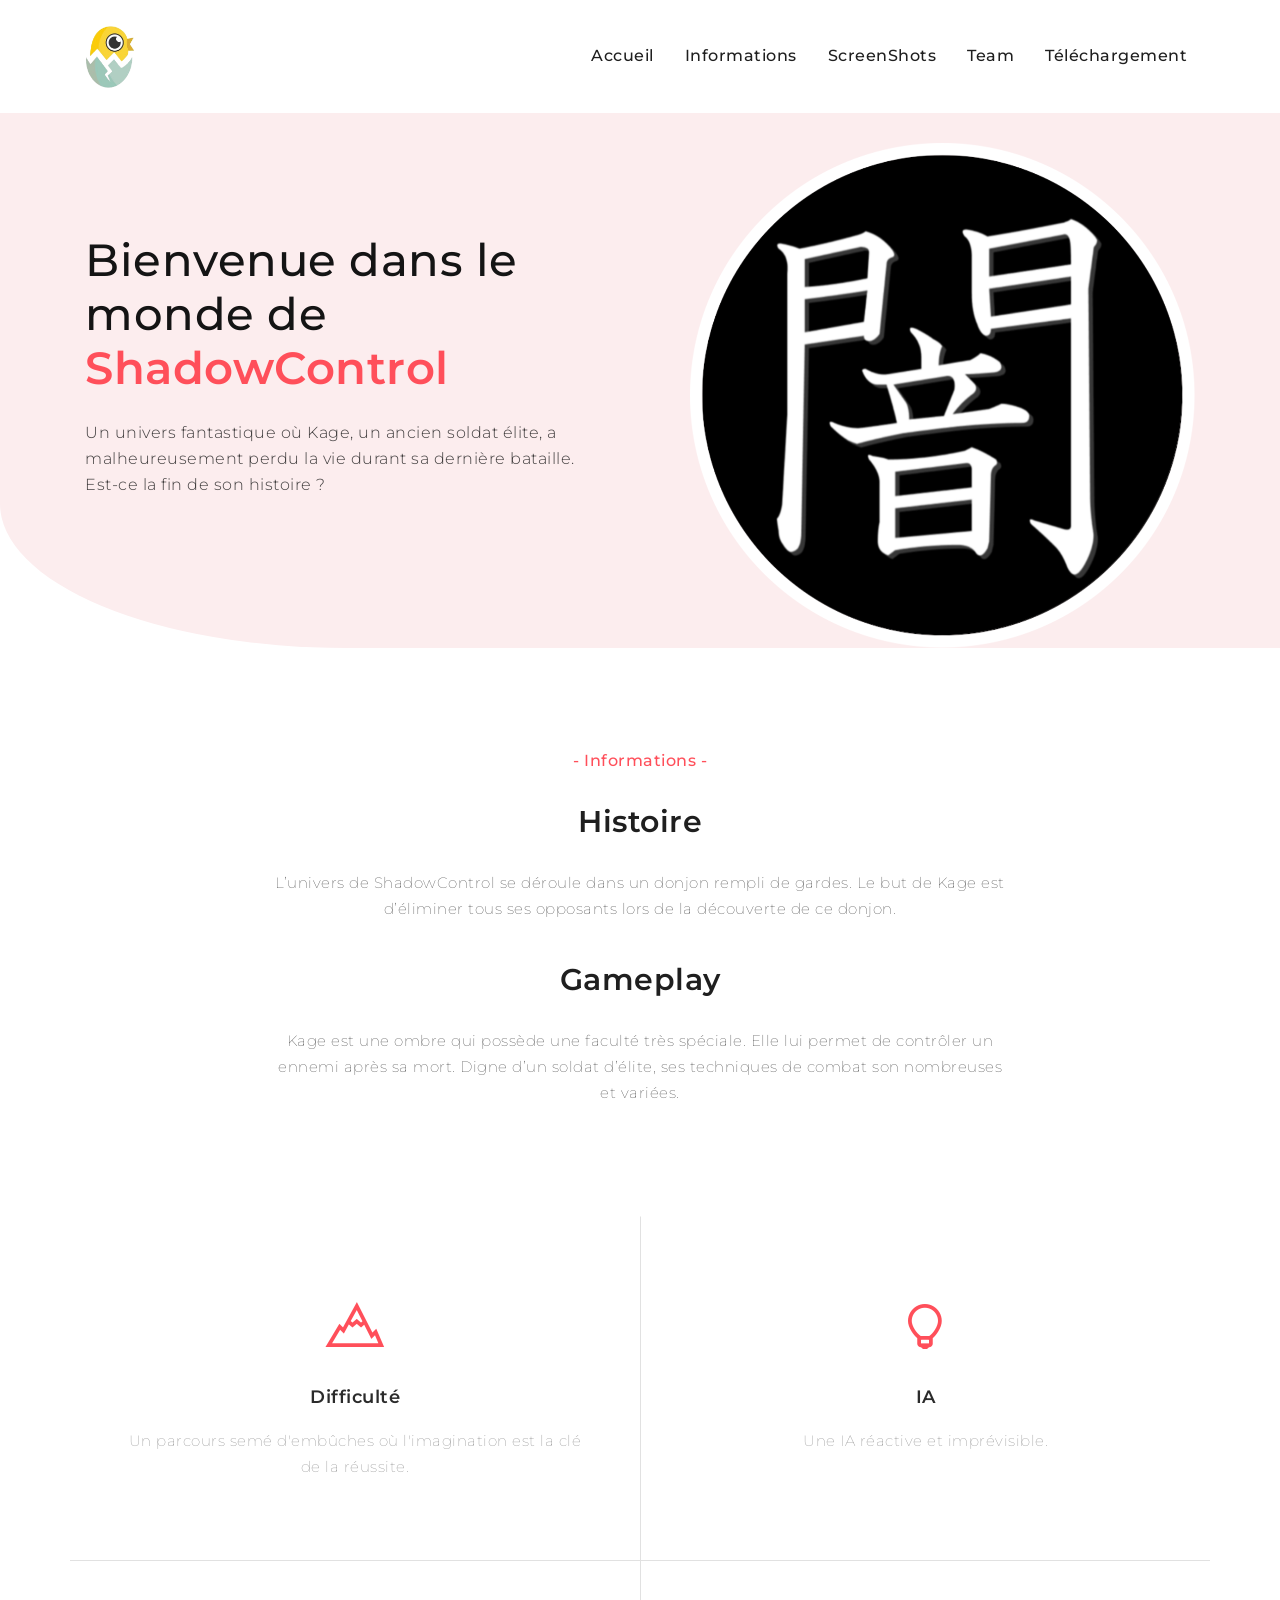
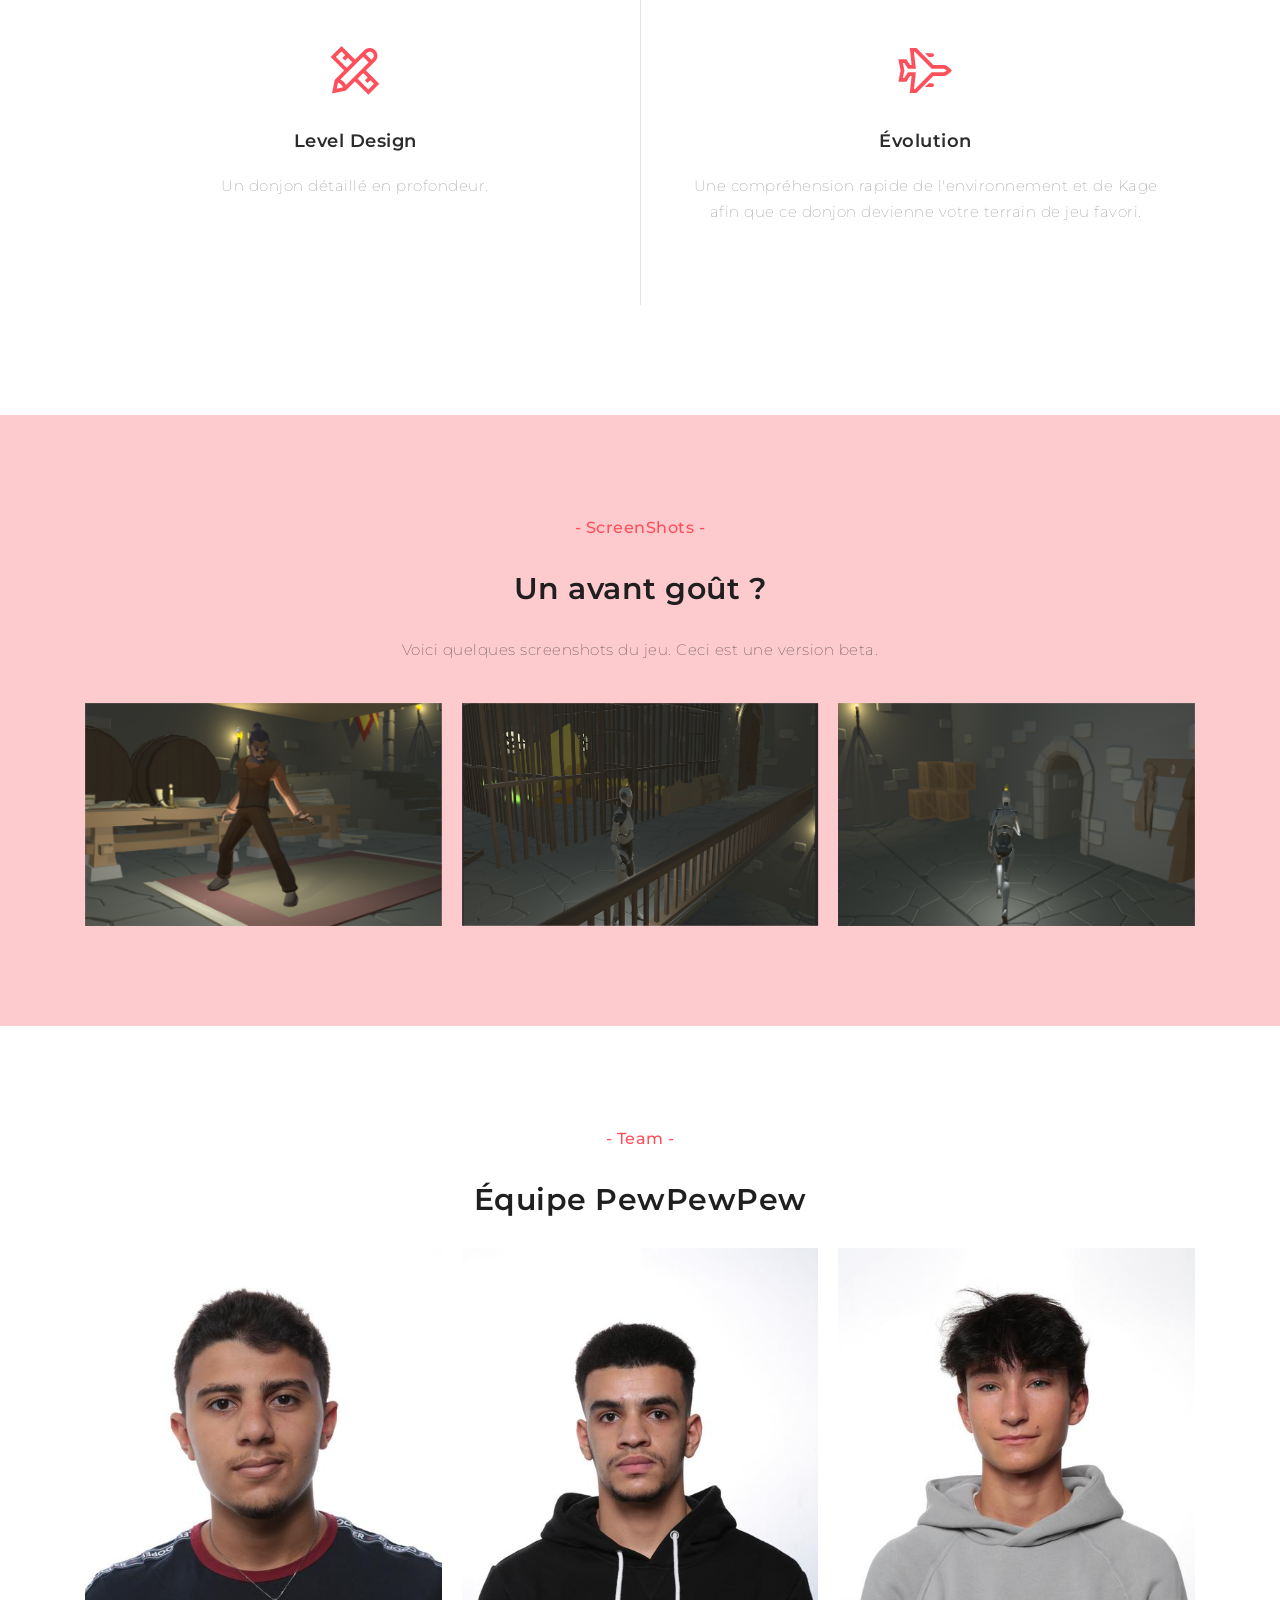
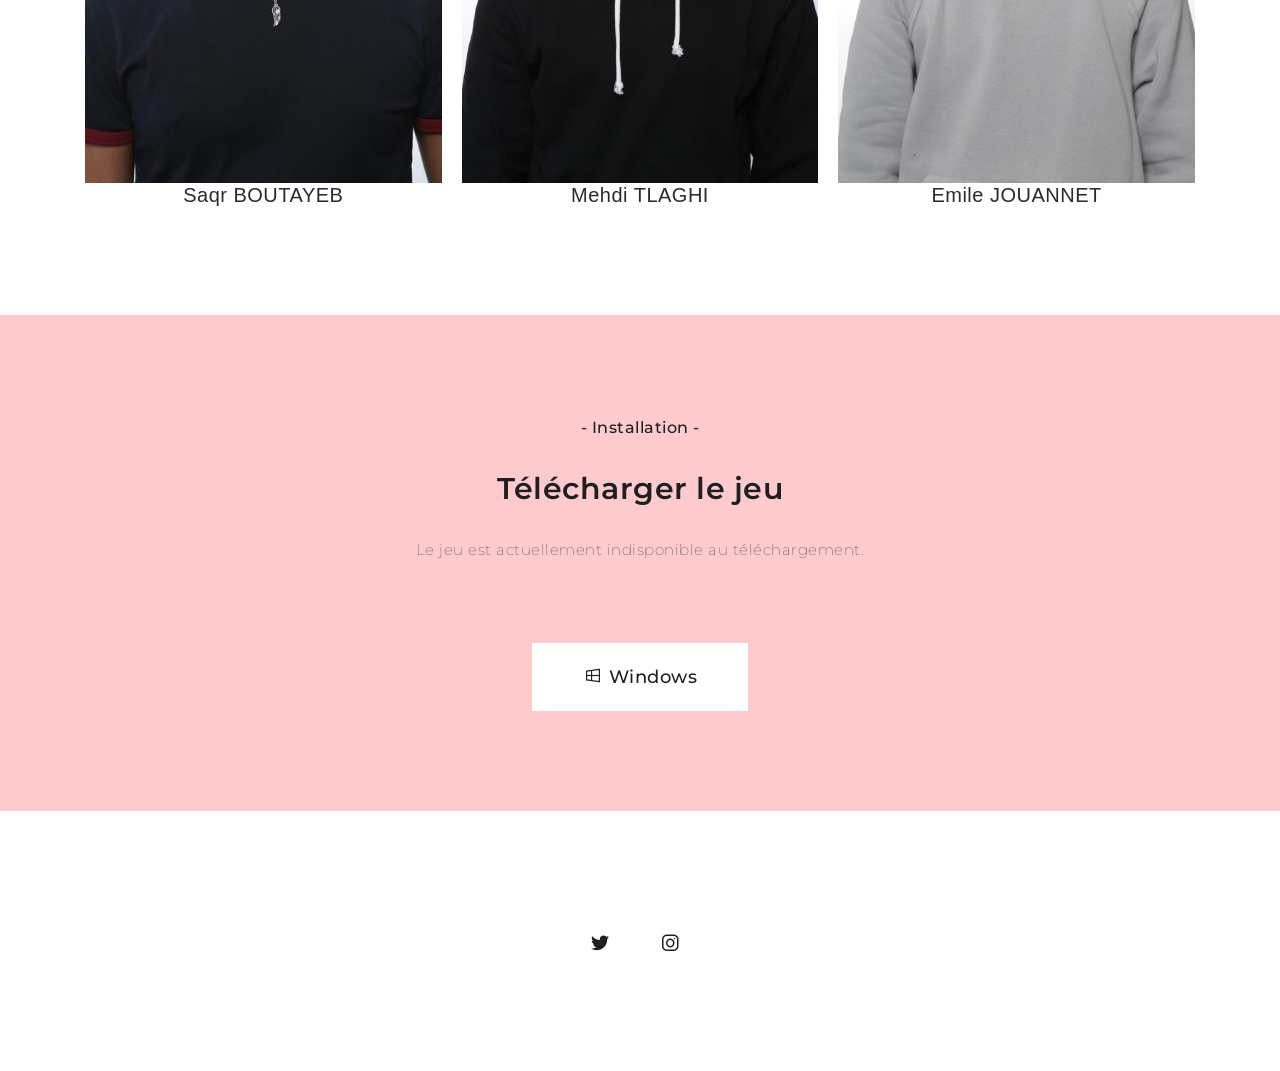
<file: index.html>
<!DOCTYPE html>
<html lang="en">
<head>
    <!-- Meta Tags -->
    <meta charset="utf-8">
    <meta content="width=device-width, initial-scale=1, shrink-to-fit=no" name="viewport">
    <!-- Author -->
    <meta name="author" content="SM">
    <!-- description -->
    <meta name="description" content="ShadowControl">
    <!-- keywords -->
    <meta name="keywords" content="ShadowControl">
    <!-- Page Title -->
    <title>ShadowControl</title>
    <!-- Favicon -->
    <link rel="icon" href="vapp-landing/img/favicon.ico">
    <!--css links-->
    <link rel="stylesheet" href="vendor/css/bundle.min.css">
    <link rel="stylesheet" href="vendor/css/wow.css">
    <link rel="stylesheet" href="vendor/css/owl.carousel.min.css">
    <link rel="stylesheet" href="vapp-landing/css/line-awesome.min.css">
    <link rel="stylesheet" href="vapp-landing/css/style.css">
</head>
<body data-spy="scroll" data-target=".navbar" data-offset="90">

<!--loader sec start-->
<div class="loader">
    <div class="box">
        <div class="loader-07"></div>
    </div>
</div>
<!--loader sec end-->


<!--header sec start-->
<header class="head-sec">
    <div class="container">
    <div class="top-navigation">
        <nav class="navbar navbar-expand-lg nav-up">
            <a class="navbar-brand"><img src="vapp-landing/img/logo.png" width="50" height="60" alt="logo"/></a>

            <div class="collapse navbar-collapse d-none d-lg-block" id="navbarNav">
                <ul class="navbar-nav horizontal-nav ml-auto">
                    <li class="nav-item">
                        <a class="nav-link scroll" href="#banner-sec">Accueil</a>
                    </li>
                    <li class="nav-item">
                        <a class="nav-link scroll" href="#services-sec">Informations</a>
                    </li>
                    <li class="nav-item">
                        <a class="nav-link scroll" href="#app-clips">ScreenShots</a>
                    </li>
                    <li class="nav-item">
                        <a class="nav-link scroll" href="#app-team">Team</a>
                    </li>
                    <li class="nav-item">
                        <a class="nav-link scroll" href="#get-app-sec">Téléchargement</a>
                    </li>
                </ul>
            </div>

            <div class="navigation-toggle ml-auto d-block d-lg-none">
                <ul class="slider-social toggle-btn" id="toggle-btn">
                    <li class="animated-wrap">
                        <a class="animated-element" href="javascript:void(0);">
                            <span></span>
                            <span></span>
                            <span></span>
                        </a>
                    </li>
                </ul>
            </div>
        </nav>

    </div>
    <div class="broad">
        <div class="close-nav">
            <i class="las la-times"></i>
        </div>
        <nav class="navbar navbar-light">

            <ul class="navbar-nav">
                <li class="nav-item">
                    <a class="nav-link scroll" href="#banner-sec"><i class="las la-angle-double-right"></i> Accueil</a>
                </li>
                <li class="nav-item">
                    <a class="nav-link scroll" href="#services-sec"><i class="las la-angle-double-right"></i> Informations</a>
                </li>
                <li class="nav-item">
                    <a class="nav-link scroll" href="#app-clips"><i class="las la-angle-double-right"></i> ScreenShots</a>
                </li>
                <li class="nav-item">
                    <a class="nav-link scroll" href="#app-team"><i class="las la-angle-double-right"></i> Team</a>
                </li>
                <li class="nav-item">
                    <a class="nav-link scroll" href="#get-app-sec"><i class="las la-angle-double-right"></i> Téléchargement</a>
                </li>
            </ul>
        </nav>
    </div>
    </div>
</header>
<!--header sec end-->

<!--Banner sec Start-->
<section class="banner-sec" id="banner-sec">
    <div class="container">
        <div class="row no-gutters">
            <div class="col-12 col-lg-6 banner-details text-center text-lg-left">
                <div class="banner-inner-content">
                    <h4 class="banner-heading">Bienvenue dans le monde de <span>ShadowControl</span></h4>
                    <p class="banner-text">Un univers fantastique où Kage, un ancien soldat élite, a malheureusement perdu la vie durant sa dernière bataille. Est-ce la fin de son histoire ? </p>
                    <!-- <a href="#" class="btn banner-btn">Learn</a> -->
                </div>
            </div>
            <div class="col-12 col-lg-6 banner-img">
                <img src="vapp-landing/img/slider-img1.jpg">
            </div>
        </div>
    </div>
</section>
<!--Banner sec end-->

<!--Services content start-->
<div id="services-sec" class="services-sec">
    <div class="container">
        <div class="row services-details text-center">
            <div class="col-12 col-md-10 col-lg-8 offset-md-1 offset-lg-2" >
                <p class="sub-heading text-center">- Informations -</p>
                <h3 class="heading text-center">Histoire</h3>
                <p class="detail-text text-center">L’univers de ShadowControl se déroule dans un donjon rempli de gardes. Le but de Kage est d’éliminer tous ses opposants lors de la découverte de ce donjon.</p>
                <h3 class="heading text-center">Gameplay</h3>
                <p class="detail-text text-center">Kage est une ombre qui possède une faculté très spéciale. Elle lui permet de contrôler un ennemi après sa mort. Digne d’un soldat d’élite, ses techniques de combat son nombreuses et variées.</p>
            </div>
        </div>
        <div class="row our-services">
            <div class="col-12 col-md-6 s-cards">
                <div class="service-card text-center wow fadeInLeft" data-wow-duration="1s">
                        <div class="image-holder">
                            <i class="las la-mountain"></i>
                        </div>
                        <h3 class="service-card-heading">Difficulté</h3>
                        <p class="service-card-detail">
                            Un parcours semé d'embûches où l'imagination est la clé de la réussite.
                        </p>
                    </a>
                </div>

            </div>
            <div class="col-12 col-md-6 s-cards">
                <div class="service-card text-center wow fadeInRight" data-wow-duration="1s">
                        <div class="image-holder">
                            <i class="las la-lightbulb"></i>
                        </div>
                        <h3 class="service-card-heading">IA</h3>
                        <p class="service-card-detail">
                            Une IA réactive et imprévisible.
                        </p>
                    </a>
                </div>
            </div>
            <div class="col-12 col-md-6 s-cards">
                <div class="service-card text-center wow fadeInLeft" data-wow-duration="1s">
                        <div class="image-holder">
                            <i class="las la-pencil-ruler"></i>
                        </div>
                        <h3 class="service-card-heading">Level Design</h3>
                        <p class="service-card-detail">
                            Un donjon détaillé en profondeur. 
                        </p>
                    </a>
                </div>
            </div>
            <div class="col-12 col-md-6 s-cards">
                <div class="service-card text-center wow fadeInRight" data-wow-duration="1s">
                        <div class="image-holder">
                            <i class="las la-fighter-jet"></i>
                        </div>
                        <h3 class="service-card-heading">Évolution</h3>
                        <p class="service-card-detail">
                            Une compréhension rapide de l'environnement et de Kage afin que ce donjon devienne votre terrain de jeu favori.
                        </p>
                    </a>
                </div>
            </div>
        </div>
    </div>
</div>
<!--Services content end-->

<!--Screen content end-->
<section class="app-clips" id="app-clips" style="background-color: #fdcacd;">
    <div class="container">
        <div class="row">
            <div class="col-12 col-md-10 col-lg-8 offset-md-1 offset-lg-2 app-clips-details" >
                <p class="sub-heading text-center">- ScreenShots -</p>
                <h3 class="heading text-center">Un avant goût ?</h3>
                <p class="detail-text text-center">Voici quelques screenshots du jeu. Ceci est une version beta.</p>
            </div>
        </div>
        <div class="app-clips-slider owl-carousel owl-theme">
            <div class="item">
                <img src="vapp-landing/img/screenshot01.png" height="100px" width="42px">
            </div>
            <div class="item">
                <img src="vapp-landing/img/screenshot02.png">
            </div>
            <div class="item">
                <img src="vapp-landing/img/screenshot03.png">
            </div>
            <div class="item">
                <img src="vapp-landing/img/screenshot04.png">
            </div>
            <div class="item">
                <img src="vapp-landing/img/screenshot05.png">
            </div>
            <div class="item">
                <img src="vapp-landing/img/screenshot06.png">
            </div>
        </div>
    </div>
</section>
<!--Screen content end-->

<!--Screen content end-->
<section class="app-clips" id="app-team">
    <div class="overlay"></div>
    <div class="container">
        <div class="row">
            <div class="col-12 col-md-10 col-lg-8 offset-md-1 offset-lg-2 app-clips-details" >
                <p class="sub-heading text-center">- Team -</p>
                <h3 class="heading text-center">Équipe PewPewPew</h3>
                <!-- <p class="detail-text text-center">Lorem ipsum dolor sit amet, consectetur adipiscing elit. Ut posuere nisi est, sed ullamcorper nibh volutpat at. In rutrum, metus ut posuere gravida, tellus lacus faucibus lectus, sed cursused eros ligula non odio. Suspendisse volutpat sagittis sapien. Curabitur quis malesuada ipsum.</p> -->
            </div>
        </div>
        <div class="app-clips-slider-team owl-carousel owl-theme">
            <div class="item">
                <img src="vapp-landing/img/screen1.jpg">
                <h5 class="heading text-center">Saqr BOUTAYEB</h5>
            </div>
            <div class="item">
                <img src="vapp-landing/img/screen2.jpg">
                <h5 class="heading text-center">Mehdi TLAGHI</h5>
            </div>
            <div class="item">
                <img src="vapp-landing/img/screen3.jpg">
                <h5 class="heading text-center">Emile JOUANNET</h5>
            </div>
            <div class="item">
                <img src="vapp-landing/img/screen4.jpg">
                <h5 class="heading text-center">Ilies BOUHADDOU</h5>
            </div>
        </div>
    </div>
</section>
<!--Screen content end-->


<!--Get App Banner Start-->
<section id="get-app-sec" class="get-app-sec">
    <div class="overlay"></div>
    <div class="container">
        <div class="row">
            <div class="col-12 col-md-10 col-lg-8 offset-md-1 offset-lg-2 get-app-details text-center" >
                <p class="sub-heading text-center">- Installation -</p>
                <h3 class="heading text-center">Télécharger le jeu</h3>
                <p class="detail-text text-center">Le jeu est actuellement indisponible au téléchargement.</p>
                <a href="#" class="get-app-btn"><i class="lab la-windows"></i>Windows</a>
            </div>
        </div>
    </div>
</section>
<!---Get App Banner Start End-->

<!--footer sec start-->
<footer class="footer-sec" id="footer-sec">
    <div class="container">
        <div class="row">
            <div class="col-12 d-flex justify-content-center">
                <div class="footer-icons d-flex">
                    <!-- <a href="javascript:void(0)" class="wow fadeInUp"><i class="lab la-facebook-f"></i> </a> -->
                    <a href="https://twitter.com/ContolShadow" class="wow fadeInDown"><i class="lab la-twitter"></i> </a>
                    <!-- <a href="javascript:void(0)" class="wow fadeInUp"><i class="lab la-google"></i> </a> -->
                    <!-- <a href="javascript:void(0)" class="wow fadeInDown"><i class="lab la-linkedin-in"></i> </a> -->
                    <a href="https://instagram.com/shadow__control?igshid=YmMyMTA2M2Y=" class="wow fadeInUp"><i class="lab la-instagram"></i> </a>
                    <!-- <a href="javascript:void(0)" class="wow fadeInDown"><i class="las la-envelope"></i> </a> -->
                </div>
            </div>
        </div>
    </div>
</footer>
<!--footer sec end-->


<script src="vendor/js/bundle.min.js"></script>
<script src="vendor/js/owl.carousel.min.js"></script>
<script src="vendor/js/wow.min.js"></script>
<script src="vendor/js/parallaxie.min.js"></script>
<!--counter js links-->
<script src="vapp-landing/js/script.js"></script>
</body>
</html>
</file>
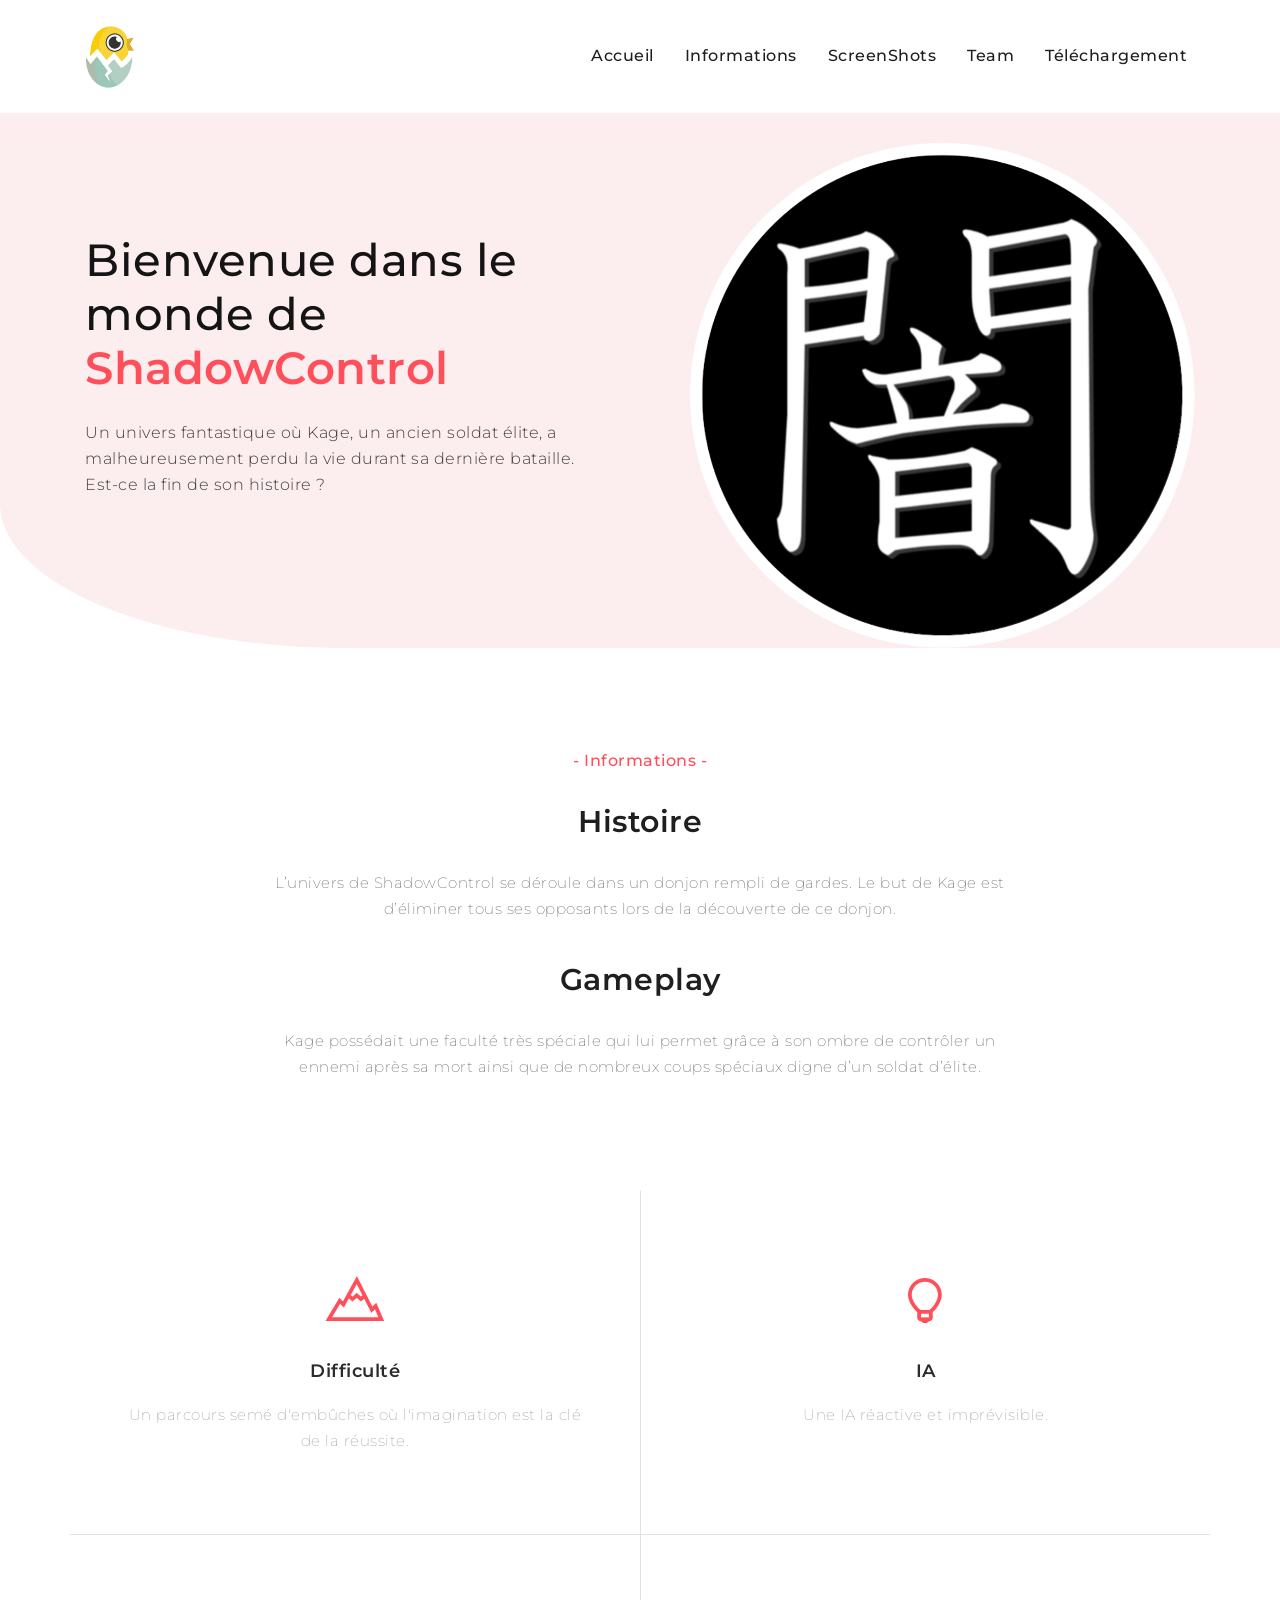
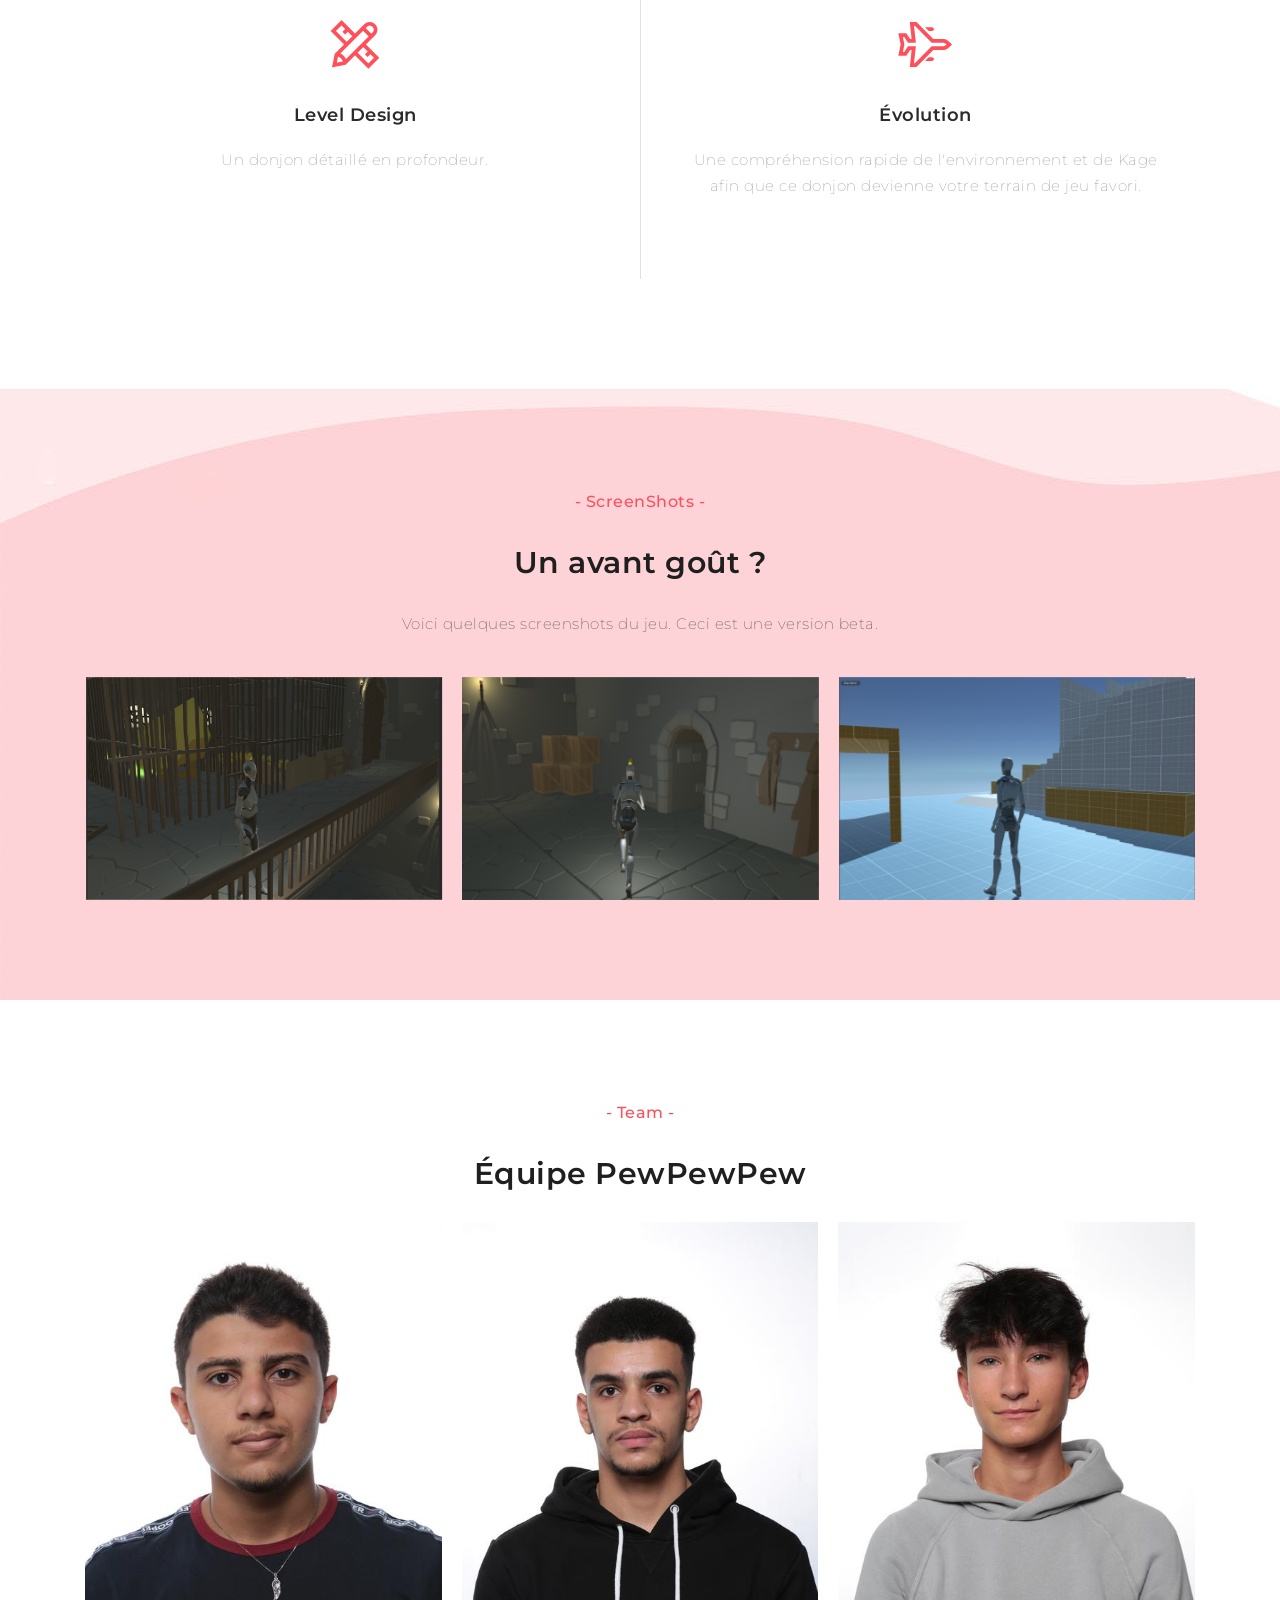
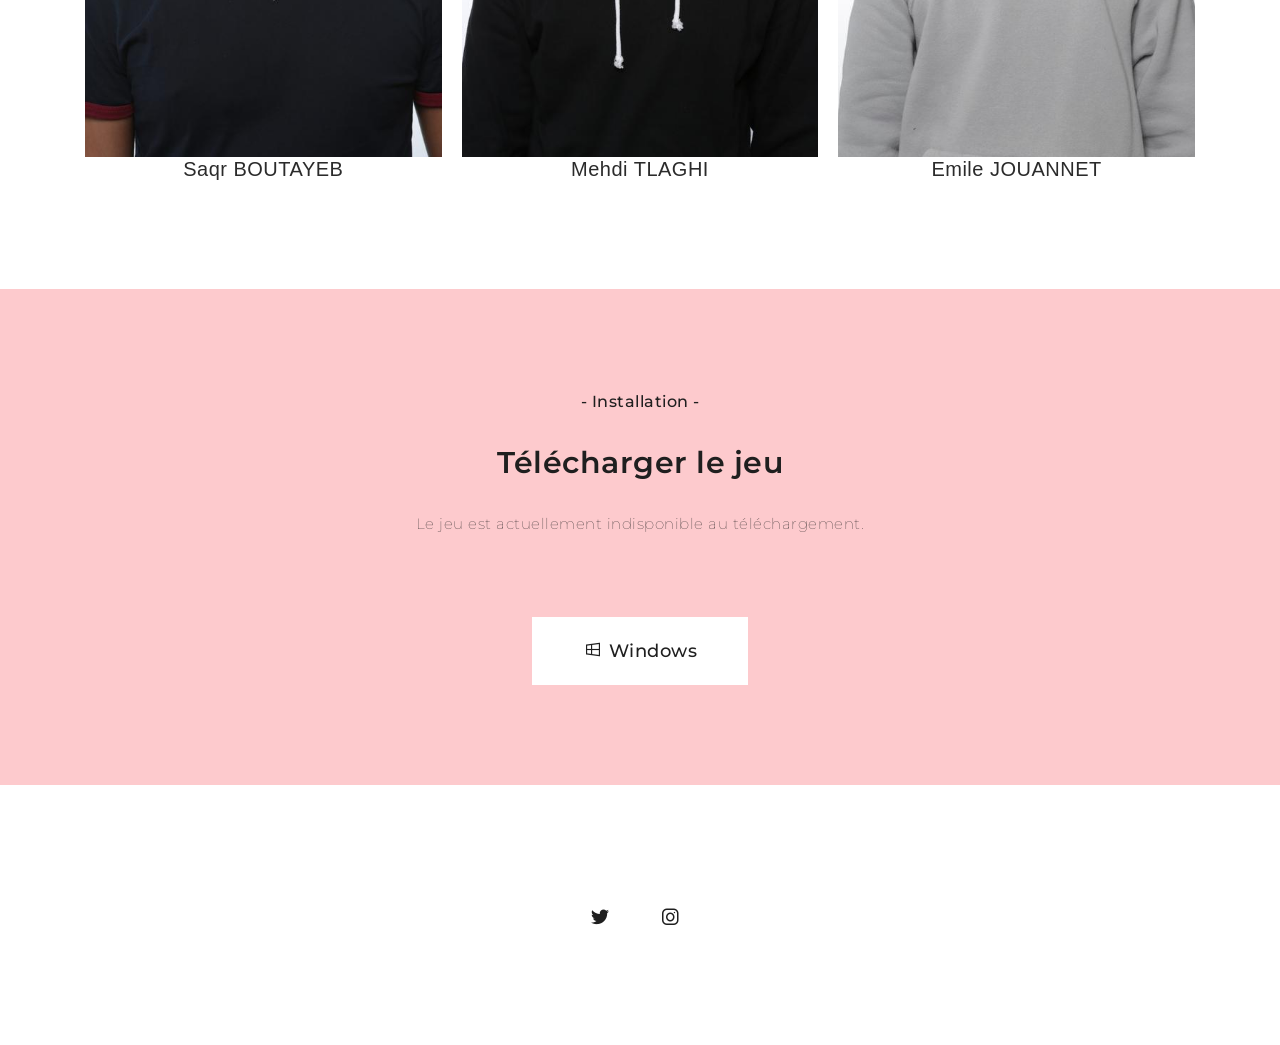
<file: index-landing.html>
<!DOCTYPE html>
<html lang="en">
<head>
    <!-- Meta Tags -->
    <meta charset="utf-8">
    <meta content="width=device-width, initial-scale=1, shrink-to-fit=no" name="viewport">
    <!-- Author -->
    <meta name="author" content="SM">
    <!-- description -->
    <meta name="description" content="ShadowControl">
    <!-- keywords -->
    <meta name="keywords" content="ShadowControl">
    <!-- Page Title -->
    <title>ShadowControl</title>
    <!-- Favicon -->
    <link rel="icon" href="vapp-landing/img/favicon.ico">
    <!--css links-->
    <link rel="stylesheet" href="vendor/css/bundle.min.css">
    <link rel="stylesheet" href="vendor/css/wow.css">
    <link rel="stylesheet" href="vendor/css/owl.carousel.min.css">
    <link rel="stylesheet" href="vapp-landing/css/line-awesome.min.css">
    <link rel="stylesheet" href="vapp-landing/css/style.css">
</head>
<body data-spy="scroll" data-target=".navbar" data-offset="90">

<!--loader sec start-->
<div class="loader">
    <div class="box">
        <div class="loader-07"></div>
    </div>
</div>
<!--loader sec end-->


<!--header sec start-->
<header class="head-sec">
    <div class="container">
    <div class="top-navigation">
        <nav class="navbar navbar-expand-lg nav-up">
            <a class="navbar-brand"><img src="vapp-landing/img/logo.png" width="50" height="60" alt="logo"/></a>

            <div class="collapse navbar-collapse d-none d-lg-block" id="navbarNav">
                <ul class="navbar-nav horizontal-nav ml-auto">
                    <li class="nav-item">
                        <a class="nav-link scroll" href="#banner-sec">Accueil</a>
                    </li>
                    <li class="nav-item">
                        <a class="nav-link scroll" href="#services-sec">Informations</a>
                    </li>
                    <li class="nav-item">
                        <a class="nav-link scroll" href="#app-clips">ScreenShots</a>
                    </li>
                    <li class="nav-item">
                        <a class="nav-link scroll" href="#app-team">Team</a>
                    </li>
                    <li class="nav-item">
                        <a class="nav-link scroll" href="#get-app-sec">Téléchargement</a>
                    </li>
                </ul>
            </div>

            <div class="navigation-toggle ml-auto d-block d-lg-none">
                <ul class="slider-social toggle-btn" id="toggle-btn">
                    <li class="animated-wrap">
                        <a class="animated-element" href="javascript:void(0);">
                            <span></span>
                            <span></span>
                            <span></span>
                        </a>
                    </li>
                </ul>
            </div>
        </nav>

    </div>
    <div class="broad">
        <div class="close-nav">
            <i class="las la-times"></i>
        </div>
        <nav class="navbar navbar-light">

            <ul class="navbar-nav">
                <li class="nav-item">
                    <a class="nav-link scroll" href="#banner-sec"><i class="las la-angle-double-right"></i> Accueil</a>
                </li>
                <li class="nav-item">
                    <a class="nav-link scroll" href="#services-sec"><i class="las la-angle-double-right"></i> Informations</a>
                </li>
                <li class="nav-item">
                    <a class="nav-link scroll" href="#app-clips"><i class="las la-angle-double-right"></i> ScreenShots</a>
                </li>
                <li class="nav-item">
                    <a class="nav-link scroll" href="#app-team"><i class="las la-angle-double-right"></i> Team</a>
                </li>
                <li class="nav-item">
                    <a class="nav-link scroll" href="#get-app-sec"><i class="las la-angle-double-right"></i> Téléchargement</a>
                </li>
            </ul>
        </nav>
    </div>
    </div>
</header>
<!--header sec end-->

<!--Banner sec Start-->
<section class="banner-sec" id="banner-sec">
    <div class="container">
        <div class="row no-gutters">
            <div class="col-12 col-lg-6 banner-details text-center text-lg-left">
                <div class="banner-inner-content">
                    <h4 class="banner-heading">Bienvenue dans le monde de <span>ShadowControl</span></h4>
                    <p class="banner-text">Un univers fantastique où Kage, un ancien soldat élite, a malheureusement perdu la vie durant sa dernière bataille. Est-ce la fin de son histoire ? </p>
                    <!-- <a href="#" class="btn banner-btn">Learn</a> -->
                </div>
            </div>
            <div class="col-12 col-lg-6 banner-img">
                <img src="vapp-landing/img/slider-img1.jpg">
            </div>
        </div>
    </div>
</section>
<!--Banner sec end-->

<!--Services content start-->
<div id="services-sec" class="services-sec">
    <div class="container">
        <div class="row services-details text-center">
            <div class="col-12 col-md-10 col-lg-8 offset-md-1 offset-lg-2" >
                <p class="sub-heading text-center">- Informations -</p>
                <h3 class="heading text-center">Histoire</h3>
                <p class="detail-text text-center">L’univers de ShadowControl se déroule dans un donjon rempli de gardes. Le but de Kage est d’éliminer tous ses opposants lors de la découverte de ce donjon.</p>
                <h3 class="heading text-center">Gameplay</h3>
                <p class="detail-text text-center">Kage possédait une faculté très spéciale qui lui permet grâce à son ombre de contrôler un ennemi après sa mort ainsi que de nombreux coups spéciaux digne d’un soldat d’élite.</p>
            </div>
        </div>
        <div class="row our-services">
            <div class="col-12 col-md-6 s-cards">
                <div class="service-card text-center wow fadeInLeft" data-wow-duration="1s">
                        <div class="image-holder">
                            <i class="las la-mountain"></i>
                        </div>
                        <h3 class="service-card-heading">Difficulté</h3>
                        <p class="service-card-detail">
                            Un parcours semé d'embûches où l'imagination est la clé de la réussite.
                        </p>
                    </a>
                </div>

            </div>
            <div class="col-12 col-md-6 s-cards">
                <div class="service-card text-center wow fadeInRight" data-wow-duration="1s">
                        <div class="image-holder">
                            <i class="las la-lightbulb"></i>
                        </div>
                        <h3 class="service-card-heading">IA</h3>
                        <p class="service-card-detail">
                            Une IA réactive et imprévisible.
                        </p>
                    </a>
                </div>
            </div>
            <div class="col-12 col-md-6 s-cards">
                <div class="service-card text-center wow fadeInLeft" data-wow-duration="1s">
                        <div class="image-holder">
                            <i class="las la-pencil-ruler"></i>
                        </div>
                        <h3 class="service-card-heading">Level Design</h3>
                        <p class="service-card-detail">
                            Un donjon détaillé en profondeur. 
                        </p>
                    </a>
                </div>
            </div>
            <div class="col-12 col-md-6 s-cards">
                <div class="service-card text-center wow fadeInRight" data-wow-duration="1s">
                        <div class="image-holder">
                            <i class="las la-fighter-jet"></i>
                        </div>
                        <h3 class="service-card-heading">Évolution</h3>
                        <p class="service-card-detail">
                            Une compréhension rapide de l'environnement et de Kage afin que ce donjon devienne votre terrain de jeu favori.
                        </p>
                    </a>
                </div>
            </div>
        </div>
    </div>
</div>
<!--Services content end-->

<!--Screen content end-->
<section class="app-clips" id="app-clips" style="background: url('vapp-landing/img/img2.jpg')">
    <div class="container">
        <div class="row">
            <div class="col-12 col-md-10 col-lg-8 offset-md-1 offset-lg-2 app-clips-details" >
                <p class="sub-heading text-center">- ScreenShots -</p>
                <h3 class="heading text-center">Un avant goût ?</h3>
                <p class="detail-text text-center">Voici quelques screenshots du jeu. Ceci est une version beta.</p>
            </div>
        </div>
        <div class="app-clips-slider owl-carousel owl-theme">
            <div class="item">
                <img src="vapp-landing/img/screenshot01.png" height="100px" width="42px">
            </div>
            <div class="item">
                <img src="vapp-landing/img/screenshot02.png">
            </div>
            <div class="item">
                <img src="vapp-landing/img/screenshot03.png">
            </div>
            <div class="item">
                <img src="vapp-landing/img/screenshot04.png">
            </div>
            <div class="item">
                <img src="vapp-landing/img/screenshot05.png">
            </div>
            <div class="item">
                <img src="vapp-landing/img/screenshot06.png">
            </div>
        </div>
    </div>
</section>
<!--Screen content end-->

<!--Screen content end-->
<section class="app-clips" id="app-team">
    <div class="overlay"></div>
    <div class="container">
        <div class="row">
            <div class="col-12 col-md-10 col-lg-8 offset-md-1 offset-lg-2 app-clips-details" >
                <p class="sub-heading text-center">- Team -</p>
                <h3 class="heading text-center">Équipe PewPewPew</h3>
                <!-- <p class="detail-text text-center">Lorem ipsum dolor sit amet, consectetur adipiscing elit. Ut posuere nisi est, sed ullamcorper nibh volutpat at. In rutrum, metus ut posuere gravida, tellus lacus faucibus lectus, sed cursused eros ligula non odio. Suspendisse volutpat sagittis sapien. Curabitur quis malesuada ipsum.</p> -->
            </div>
        </div>
        <div class="app-clips-slider-team owl-carousel owl-theme">
            <div class="item">
                <img src="vapp-landing/img/screen1.jpg">
                <h5 class="heading text-center">Saqr BOUTAYEB</h5>
            </div>
            <div class="item">
                <img src="vapp-landing/img/screen2.jpg">
                <h5 class="heading text-center">Mehdi TLAGHI</h5>
            </div>
            <div class="item">
                <img src="vapp-landing/img/screen3.jpg">
                <h5 class="heading text-center">Emile JOUANNET</h5>
            </div>
            <div class="item">
                <img src="vapp-landing/img/screen4.jpg">
                <h5 class="heading text-center">Ilies BOUHADDOU</h5>
            </div>
        </div>
    </div>
</section>
<!--Screen content end-->


<!--Get App Banner Start-->
<section id="get-app-sec" class="get-app-sec">
    <div class="overlay"></div>
    <div class="container">
        <div class="row">
            <div class="col-12 col-md-10 col-lg-8 offset-md-1 offset-lg-2 get-app-details text-center" >
                <p class="sub-heading text-center">- Installation -</p>
                <h3 class="heading text-center">Télécharger le jeu</h3>
                <p class="detail-text text-center">Le jeu est actuellement indisponible au téléchargement.</p>
                <a href="#" class="get-app-btn"><i class="lab la-windows"></i>Windows</a>
            </div>
        </div>
    </div>
</section>
<!---Get App Banner Start End-->

<!--footer sec start-->
<footer class="footer-sec" id="footer-sec">
    <div class="container">
        <div class="row">
            <div class="col-12 d-flex justify-content-center">
                <div class="footer-icons d-flex">
                    <!-- <a href="javascript:void(0)" class="wow fadeInUp"><i class="lab la-facebook-f"></i> </a> -->
                    <a href="https://twitter.com/ContolShadow" class="wow fadeInDown"><i class="lab la-twitter"></i> </a>
                    <!-- <a href="javascript:void(0)" class="wow fadeInUp"><i class="lab la-google"></i> </a> -->
                    <!-- <a href="javascript:void(0)" class="wow fadeInDown"><i class="lab la-linkedin-in"></i> </a> -->
                    <a href="https://instagram.com/shadow__control?igshid=YmMyMTA2M2Y=" class="wow fadeInUp"><i class="lab la-instagram"></i> </a>
                    <!-- <a href="javascript:void(0)" class="wow fadeInDown"><i class="las la-envelope"></i> </a> -->
                </div>
            </div>
        </div>
    </div>
</footer>
<!--footer sec end-->


<script src="vendor/js/bundle.min.js"></script>
<script src="vendor/js/owl.carousel.min.js"></script>
<script src="vendor/js/wow.min.js"></script>
<script src="vendor/js/parallaxie.min.js"></script>
<!--counter js links-->
<script src="vapp-landing/js/script.js"></script>
</body>
</html>
</file>
<file: vendor/css/wow.css>
@charset "UTF-8";


/*!
Animate.css - http://daneden.me/animate
Licensed under the MIT license

Copyright (c) 2013 Daniel Eden

Permission is hereby granted, free of charge, to any person obtaining a copy of this software and associated documentation files (the "Software"), to deal in the Software without restriction, including without limitation the rights to use, copy, modify, merge, publish, distribute, sublicense, and/or sell copies of the Software, and to permit persons to whom the Software is furnished to do so, subject to the following conditions:

The above copyright notice and this permission notice shall be included in all copies or substantial portions of the Software.

THE SOFTWARE IS PROVIDED "AS IS", WITHOUT WARRANTY OF ANY KIND, EXPRESS OR IMPLIED, INCLUDING BUT NOT LIMITED TO THE WARRANTIES OF MERCHANTABILITY, FITNESS FOR A PARTICULAR PURPOSE AND NONINFRINGEMENT. IN NO EVENT SHALL THE AUTHORS OR COPYRIGHT HOLDERS BE LIABLE FOR ANY CLAIM, DAMAGES OR OTHER LIABILITY, WHETHER IN AN ACTION OF CONTRACT, TORT OR OTHERWISE, ARISING FROM, OUT OF OR IN CONNECTION WITH THE SOFTWARE OR THE USE OR OTHER DEALINGS IN THE SOFTWARE.
*/

.animated {
  -webkit-animation-duration: 1s;
  animation-duration: 1s;
  -webkit-animation-fill-mode: both;
  animation-fill-mode: both;
}

.animated.hinge {
  -webkit-animation-duration: 2s;
  animation-duration: 2s;
}

@-webkit-keyframes bounce {
  0%, 20%, 50%, 80%, 100% {
    -webkit-transform: translateY(0);
    transform: translateY(0);
  }

  40% {
    -webkit-transform: translateY(-30px);
    transform: translateY(-30px);
  }

  60% {
    -webkit-transform: translateY(-15px);
    transform: translateY(-15px);
  }
}

@keyframes bounce {
  0%, 20%, 50%, 80%, 100% {
    -webkit-transform: translateY(0);
    -ms-transform: translateY(0);
    transform: translateY(0);
  }

  40% {
    -webkit-transform: translateY(-30px);
    -ms-transform: translateY(-30px);
    transform: translateY(-30px);
  }

  60% {
    -webkit-transform: translateY(-15px);
    -ms-transform: translateY(-15px);
    transform: translateY(-15px);
  }
}

.bounce {
  -webkit-animation-name: bounce;
  animation-name: bounce;
}

@-webkit-keyframes flash {
  0%, 50%, 100% {
    opacity: 1;
  }

  25%, 75% {
    opacity: 0;
  }
}

@keyframes flash {
  0%, 50%, 100% {
    opacity: 1;
  }

  25%, 75% {
    opacity: 0;
  }
}

.flash {
  -webkit-animation-name: flash;
  animation-name: flash;
}

/* originally authored by Nick Pettit - https://github.com/nickpettit/glide */

@-webkit-keyframes pulse {
  0% {
    -webkit-transform: scale(1);
    transform: scale(1);
  }

  50% {
    -webkit-transform: scale(1.1);
    transform: scale(1.1);
  }

  100% {
    -webkit-transform: scale(1);
    transform: scale(1);
  }
}

@keyframes pulse {
  0% {
    -webkit-transform: scale(1);
    -ms-transform: scale(1);
    transform: scale(1);
  }

  50% {
    -webkit-transform: scale(1.1);
    -ms-transform: scale(1.1);
    transform: scale(1.1);
  }

  100% {
    -webkit-transform: scale(1);
    -ms-transform: scale(1);
    transform: scale(1);
  }
}

.pulse {
  -webkit-animation-name: pulse;
  animation-name: pulse;
}

@-webkit-keyframes shake {
  0%, 100% {
    -webkit-transform: translateX(0);
    transform: translateX(0);
  }

  10%, 30%, 50%, 70%, 90% {
    -webkit-transform: translateX(-10px);
    transform: translateX(-10px);
  }

  20%, 40%, 60%, 80% {
    -webkit-transform: translateX(10px);
    transform: translateX(10px);
  }
}

@keyframes shake {
  0%, 100% {
    -webkit-transform: translateX(0);
    -ms-transform: translateX(0);
    transform: translateX(0);
  }

  10%, 30%, 50%, 70%, 90% {
    -webkit-transform: translateX(-10px);
    -ms-transform: translateX(-10px);
    transform: translateX(-10px);
  }

  20%, 40%, 60%, 80% {
    -webkit-transform: translateX(10px);
    -ms-transform: translateX(10px);
    transform: translateX(10px);
  }
}

.shake {
  -webkit-animation-name: shake;
  animation-name: shake;
}

@-webkit-keyframes swing {
  20% {
    -webkit-transform: rotate(15deg);
    transform: rotate(15deg);
  }

  40% {
    -webkit-transform: rotate(-10deg);
    transform: rotate(-10deg);
  }

  60% {
    -webkit-transform: rotate(5deg);
    transform: rotate(5deg);
  }

  80% {
    -webkit-transform: rotate(-5deg);
    transform: rotate(-5deg);
  }

  100% {
    -webkit-transform: rotate(0deg);
    transform: rotate(0deg);
  }
}

@keyframes swing {
  20% {
    -webkit-transform: rotate(15deg);
    -ms-transform: rotate(15deg);
    transform: rotate(15deg);
  }

  40% {
    -webkit-transform: rotate(-10deg);
    -ms-transform: rotate(-10deg);
    transform: rotate(-10deg);
  }

  60% {
    -webkit-transform: rotate(5deg);
    -ms-transform: rotate(5deg);
    transform: rotate(5deg);
  }

  80% {
    -webkit-transform: rotate(-5deg);
    -ms-transform: rotate(-5deg);
    transform: rotate(-5deg);
  }

  100% {
    -webkit-transform: rotate(0deg);
    -ms-transform: rotate(0deg);
    transform: rotate(0deg);
  }
}

.swing {
  -webkit-transform-origin: top center;
  -ms-transform-origin: top center;
  transform-origin: top center;
  -webkit-animation-name: swing;
  animation-name: swing;
}

@-webkit-keyframes tada {
  0% {
    -webkit-transform: scale(1);
    transform: scale(1);
  }

  10%, 20% {
    -webkit-transform: scale(0.9) rotate(-3deg);
    transform: scale(0.9) rotate(-3deg);
  }

  30%, 50%, 70%, 90% {
    -webkit-transform: scale(1.1) rotate(3deg);
    transform: scale(1.1) rotate(3deg);
  }

  40%, 60%, 80% {
    -webkit-transform: scale(1.1) rotate(-3deg);
    transform: scale(1.1) rotate(-3deg);
  }

  100% {
    -webkit-transform: scale(1) rotate(0);
    transform: scale(1) rotate(0);
  }
}

@keyframes tada {
  0% {
    -webkit-transform: scale(1);
    -ms-transform: scale(1);
    transform: scale(1);
  }

  10%, 20% {
    -webkit-transform: scale(0.9) rotate(-3deg);
    -ms-transform: scale(0.9) rotate(-3deg);
    transform: scale(0.9) rotate(-3deg);
  }

  30%, 50%, 70%, 90% {
    -webkit-transform: scale(1.1) rotate(3deg);
    -ms-transform: scale(1.1) rotate(3deg);
    transform: scale(1.1) rotate(3deg);
  }

  40%, 60%, 80% {
    -webkit-transform: scale(1.1) rotate(-3deg);
    -ms-transform: scale(1.1) rotate(-3deg);
    transform: scale(1.1) rotate(-3deg);
  }

  100% {
    -webkit-transform: scale(1) rotate(0);
    -ms-transform: scale(1) rotate(0);
    transform: scale(1) rotate(0);
  }
}

.tada {
  -webkit-animation-name: tada;
  animation-name: tada;
}

/* originally authored by Nick Pettit - https://github.com/nickpettit/glide */

@-webkit-keyframes wobble {
  0% {
    -webkit-transform: translateX(0%);
    transform: translateX(0%);
  }

  15% {
    -webkit-transform: translateX(-25%) rotate(-5deg);
    transform: translateX(-25%) rotate(-5deg);
  }

  30% {
    -webkit-transform: translateX(20%) rotate(3deg);
    transform: translateX(20%) rotate(3deg);
  }

  45% {
    -webkit-transform: translateX(-15%) rotate(-3deg);
    transform: translateX(-15%) rotate(-3deg);
  }

  60% {
    -webkit-transform: translateX(10%) rotate(2deg);
    transform: translateX(10%) rotate(2deg);
  }

  75% {
    -webkit-transform: translateX(-5%) rotate(-1deg);
    transform: translateX(-5%) rotate(-1deg);
  }

  100% {
    -webkit-transform: translateX(0%);
    transform: translateX(0%);
  }
}

@keyframes wobble {
  0% {
    -webkit-transform: translateX(0%);
    -ms-transform: translateX(0%);
    transform: translateX(0%);
  }

  15% {
    -webkit-transform: translateX(-25%) rotate(-5deg);
    -ms-transform: translateX(-25%) rotate(-5deg);
    transform: translateX(-25%) rotate(-5deg);
  }

  30% {
    -webkit-transform: translateX(20%) rotate(3deg);
    -ms-transform: translateX(20%) rotate(3deg);
    transform: translateX(20%) rotate(3deg);
  }

  45% {
    -webkit-transform: translateX(-15%) rotate(-3deg);
    -ms-transform: translateX(-15%) rotate(-3deg);
    transform: translateX(-15%) rotate(-3deg);
  }

  60% {
    -webkit-transform: translateX(10%) rotate(2deg);
    -ms-transform: translateX(10%) rotate(2deg);
    transform: translateX(10%) rotate(2deg);
  }

  75% {
    -webkit-transform: translateX(-5%) rotate(-1deg);
    -ms-transform: translateX(-5%) rotate(-1deg);
    transform: translateX(-5%) rotate(-1deg);
  }

  100% {
    -webkit-transform: translateX(0%);
    -ms-transform: translateX(0%);
    transform: translateX(0%);
  }
}

.wobble {
  -webkit-animation-name: wobble;
  animation-name: wobble;
}

@-webkit-keyframes bounceIn {
  0% {
    opacity: 0;
    -webkit-transform: scale(.3);
    transform: scale(.3);
  }

  50% {
    opacity: 1;
    -webkit-transform: scale(1.05);
    transform: scale(1.05);
  }

  70% {
    -webkit-transform: scale(.9);
    transform: scale(.9);
  }

  100% {
    -webkit-transform: scale(1);
    transform: scale(1);
  }
}

@keyframes bounceIn {
  0% {
    opacity: 0;
    -webkit-transform: scale(.3);
    -ms-transform: scale(.3);
    transform: scale(.3);
  }

  50% {
    opacity: 1;
    -webkit-transform: scale(1.05);
    -ms-transform: scale(1.05);
    transform: scale(1.05);
  }

  70% {
    -webkit-transform: scale(.9);
    -ms-transform: scale(.9);
    transform: scale(.9);
  }

  100% {
    -webkit-transform: scale(1);
    -ms-transform: scale(1);
    transform: scale(1);
  }
}

.bounceIn {
  -webkit-animation-name: bounceIn;
  animation-name: bounceIn;
}

@-webkit-keyframes bounceInDown {
  0% {
    opacity: 0;
    -webkit-transform: translateY(-2000px);
    transform: translateY(-2000px);
  }

  60% {
    opacity: 1;
    -webkit-transform: translateY(30px);
    transform: translateY(30px);
  }

  80% {
    -webkit-transform: translateY(-10px);
    transform: translateY(-10px);
  }

  100% {
    -webkit-transform: translateY(0);
    transform: translateY(0);
  }
}

@keyframes bounceInDown {
  0% {
    opacity: 0;
    -webkit-transform: translateY(-2000px);
    -ms-transform: translateY(-2000px);
    transform: translateY(-2000px);
  }

  60% {
    opacity: 1;
    -webkit-transform: translateY(30px);
    -ms-transform: translateY(30px);
    transform: translateY(30px);
  }

  80% {
    -webkit-transform: translateY(-10px);
    -ms-transform: translateY(-10px);
    transform: translateY(-10px);
  }

  100% {
    -webkit-transform: translateY(0);
    -ms-transform: translateY(0);
    transform: translateY(0);
  }
}

.bounceInDown {
  -webkit-animation-name: bounceInDown;
  animation-name: bounceInDown;
}

@-webkit-keyframes bounceInLeft {
  0% {
    opacity: 0;
    -webkit-transform: translateX(-2000px);
    transform: translateX(-2000px);
  }

  60% {
    opacity: 1;
    -webkit-transform: translateX(30px);
    transform: translateX(30px);
  }

  80% {
    -webkit-transform: translateX(-10px);
    transform: translateX(-10px);
  }

  100% {
    -webkit-transform: translateX(0);
    transform: translateX(0);
  }
}

@keyframes bounceInLeft {
  0% {
    opacity: 0;
    -webkit-transform: translateX(-2000px);
    -ms-transform: translateX(-2000px);
    transform: translateX(-2000px);
  }

  60% {
    opacity: 1;
    -webkit-transform: translateX(30px);
    -ms-transform: translateX(30px);
    transform: translateX(30px);
  }

  80% {
    -webkit-transform: translateX(-10px);
    -ms-transform: translateX(-10px);
    transform: translateX(-10px);
  }

  100% {
    -webkit-transform: translateX(0);
    -ms-transform: translateX(0);
    transform: translateX(0);
  }
}

.bounceInLeft {
  -webkit-animation-name: bounceInLeft;
  animation-name: bounceInLeft;
}

@-webkit-keyframes bounceInRight {
  0% {
    opacity: 0;
    -webkit-transform: translateX(2000px);
    transform: translateX(2000px);
  }

  60% {
    opacity: 1;
    -webkit-transform: translateX(-30px);
    transform: translateX(-30px);
  }

  80% {
    -webkit-transform: translateX(10px);
    transform: translateX(10px);
  }

  100% {
    -webkit-transform: translateX(0);
    transform: translateX(0);
  }
}

@keyframes bounceInRight {
  0% {
    opacity: 0;
    -webkit-transform: translateX(2000px);
    -ms-transform: translateX(2000px);
    transform: translateX(2000px);
  }

  60% {
    opacity: 1;
    -webkit-transform: translateX(-30px);
    -ms-transform: translateX(-30px);
    transform: translateX(-30px);
  }

  80% {
    -webkit-transform: translateX(10px);
    -ms-transform: translateX(10px);
    transform: translateX(10px);
  }

  100% {
    -webkit-transform: translateX(0);
    -ms-transform: translateX(0);
    transform: translateX(0);
  }
}

.bounceInRight {
  -webkit-animation-name: bounceInRight;
  animation-name: bounceInRight;
}

@-webkit-keyframes bounceInUp {
  0% {
    opacity: 0;
    -webkit-transform: translateY(2000px);
    transform: translateY(2000px);
  }

  60% {
    opacity: 1;
    -webkit-transform: translateY(-30px);
    transform: translateY(-30px);
  }

  80% {
    -webkit-transform: translateY(10px);
    transform: translateY(10px);
  }

  100% {
    -webkit-transform: translateY(0);
    transform: translateY(0);
  }
}

@keyframes bounceInUp {
  0% {
    opacity: 0;
    -webkit-transform: translateY(2000px);
    -ms-transform: translateY(2000px);
    transform: translateY(2000px);
  }

  60% {
    opacity: 1;
    -webkit-transform: translateY(-30px);
    -ms-transform: translateY(-30px);
    transform: translateY(-30px);
  }

  80% {
    -webkit-transform: translateY(10px);
    -ms-transform: translateY(10px);
    transform: translateY(10px);
  }

  100% {
    -webkit-transform: translateY(0);
    -ms-transform: translateY(0);
    transform: translateY(0);
  }
}

.bounceInUp {
  -webkit-animation-name: bounceInUp;
  animation-name: bounceInUp;
}

@-webkit-keyframes bounceOut {
  0% {
    -webkit-transform: scale(1);
    transform: scale(1);
  }

  25% {
    -webkit-transform: scale(.95);
    transform: scale(.95);
  }

  50% {
    opacity: 1;
    -webkit-transform: scale(1.1);
    transform: scale(1.1);
  }

  100% {
    opacity: 0;
    -webkit-transform: scale(.3);
    transform: scale(.3);
  }
}

@keyframes bounceOut {
  0% {
    -webkit-transform: scale(1);
    -ms-transform: scale(1);
    transform: scale(1);
  }

  25% {
    -webkit-transform: scale(.95);
    -ms-transform: scale(.95);
    transform: scale(.95);
  }

  50% {
    opacity: 1;
    -webkit-transform: scale(1.1);
    -ms-transform: scale(1.1);
    transform: scale(1.1);
  }

  100% {
    opacity: 0;
    -webkit-transform: scale(.3);
    -ms-transform: scale(.3);
    transform: scale(.3);
  }
}

.bounceOut {
  -webkit-animation-name: bounceOut;
  animation-name: bounceOut;
}

@-webkit-keyframes bounceOutDown {
  0% {
    -webkit-transform: translateY(0);
    transform: translateY(0);
  }

  20% {
    opacity: 1;
    -webkit-transform: translateY(-20px);
    transform: translateY(-20px);
  }

  100% {
    opacity: 0;
    -webkit-transform: translateY(2000px);
    transform: translateY(2000px);
  }
}

@keyframes bounceOutDown {
  0% {
    -webkit-transform: translateY(0);
    -ms-transform: translateY(0);
    transform: translateY(0);
  }

  20% {
    opacity: 1;
    -webkit-transform: translateY(-20px);
    -ms-transform: translateY(-20px);
    transform: translateY(-20px);
  }

  100% {
    opacity: 0;
    -webkit-transform: translateY(2000px);
    -ms-transform: translateY(2000px);
    transform: translateY(2000px);
  }
}

.bounceOutDown {
  -webkit-animation-name: bounceOutDown;
  animation-name: bounceOutDown;
}

@-webkit-keyframes bounceOutLeft {
  0% {
    -webkit-transform: translateX(0);
    transform: translateX(0);
  }

  20% {
    opacity: 1;
    -webkit-transform: translateX(20px);
    transform: translateX(20px);
  }

  100% {
    opacity: 0;
    -webkit-transform: translateX(-2000px);
    transform: translateX(-2000px);
  }
}

@keyframes bounceOutLeft {
  0% {
    -webkit-transform: translateX(0);
    -ms-transform: translateX(0);
    transform: translateX(0);
  }

  20% {
    opacity: 1;
    -webkit-transform: translateX(20px);
    -ms-transform: translateX(20px);
    transform: translateX(20px);
  }

  100% {
    opacity: 0;
    -webkit-transform: translateX(-2000px);
    -ms-transform: translateX(-2000px);
    transform: translateX(-2000px);
  }
}

.bounceOutLeft {
  -webkit-animation-name: bounceOutLeft;
  animation-name: bounceOutLeft;
}

@-webkit-keyframes bounceOutRight {
  0% {
    -webkit-transform: translateX(0);
    transform: translateX(0);
  }

  20% {
    opacity: 1;
    -webkit-transform: translateX(-20px);
    transform: translateX(-20px);
  }

  100% {
    opacity: 0;
    -webkit-transform: translateX(2000px);
    transform: translateX(2000px);
  }
}

@keyframes bounceOutRight {
  0% {
    -webkit-transform: translateX(0);
    -ms-transform: translateX(0);
    transform: translateX(0);
  }

  20% {
    opacity: 1;
    -webkit-transform: translateX(-20px);
    -ms-transform: translateX(-20px);
    transform: translateX(-20px);
  }

  100% {
    opacity: 0;
    -webkit-transform: translateX(2000px);
    -ms-transform: translateX(2000px);
    transform: translateX(2000px);
  }
}

.bounceOutRight {
  -webkit-animation-name: bounceOutRight;
  animation-name: bounceOutRight;
}

@-webkit-keyframes bounceOutUp {
  0% {
    -webkit-transform: translateY(0);
    transform: translateY(0);
  }

  20% {
    opacity: 1;
    -webkit-transform: translateY(20px);
    transform: translateY(20px);
  }

  100% {
    opacity: 0;
    -webkit-transform: translateY(-2000px);
    transform: translateY(-2000px);
  }
}

@keyframes bounceOutUp {
  0% {
    -webkit-transform: translateY(0);
    -ms-transform: translateY(0);
    transform: translateY(0);
  }

  20% {
    opacity: 1;
    -webkit-transform: translateY(20px);
    -ms-transform: translateY(20px);
    transform: translateY(20px);
  }

  100% {
    opacity: 0;
    -webkit-transform: translateY(-2000px);
    -ms-transform: translateY(-2000px);
    transform: translateY(-2000px);
  }
}

.bounceOutUp {
  -webkit-animation-name: bounceOutUp;
  animation-name: bounceOutUp;
}

@-webkit-keyframes fadeIn {
  0% {
    opacity: 0;
  }

  100% {
    opacity: 1;
  }
}

@keyframes fadeIn {
  0% {
    opacity: 0;
  }

  100% {
    opacity: 1;
  }
}

.fadeIn {
  -webkit-animation-name: fadeIn;
  animation-name: fadeIn;
}

@-webkit-keyframes fadeInDown {
  0% {
    opacity: 0;
    -webkit-transform: translateY(-20px);
    transform: translateY(-20px);
  }

  100% {
    opacity: 1;
    -webkit-transform: translateY(0);
    transform: translateY(0);
  }
}

@keyframes fadeInDown {
  0% {
    opacity: 0;
    -webkit-transform: translateY(-20px);
    -ms-transform: translateY(-20px);
    transform: translateY(-20px);
  }

  100% {
    opacity: 1;
    -webkit-transform: translateY(0);
    -ms-transform: translateY(0);
    transform: translateY(0);
  }
}

.fadeInDown {
  -webkit-animation-name: fadeInDown;
  animation-name: fadeInDown;
}

@-webkit-keyframes fadeInDownBig {
  0% {
    opacity: 0;
    -webkit-transform: translateY(-2000px);
    transform: translateY(-2000px);
  }

  100% {
    opacity: 1;
    -webkit-transform: translateY(0);
    transform: translateY(0);
  }
}

@keyframes fadeInDownBig {
  0% {
    opacity: 0;
    -webkit-transform: translateY(-2000px);
    -ms-transform: translateY(-2000px);
    transform: translateY(-2000px);
  }

  100% {
    opacity: 1;
    -webkit-transform: translateY(0);
    -ms-transform: translateY(0);
    transform: translateY(0);
  }
}

.fadeInDownBig {
  -webkit-animation-name: fadeInDownBig;
  animation-name: fadeInDownBig;
}

@-webkit-keyframes fadeInLeft {
  0% {
    opacity: 0;
    -webkit-transform: translateX(-20px);
    transform: translateX(-20px);
  }

  100% {
    opacity: 1;
    -webkit-transform: translateX(0);
    transform: translateX(0);
  }
}

@keyframes fadeInLeft {
  0% {
    opacity: 0;
    -webkit-transform: translateX(-20px);
    -ms-transform: translateX(-20px);
    transform: translateX(-20px);
  }

  100% {
    opacity: 1;
    -webkit-transform: translateX(0);
    -ms-transform: translateX(0);
    transform: translateX(0);
  }
}

.fadeInLeft {
  -webkit-animation-name: fadeInLeft;
  animation-name: fadeInLeft;
}

@-webkit-keyframes fadeInLeftBig {
  0% {
    opacity: 0;
    -webkit-transform: translateX(-2000px);
    transform: translateX(-2000px);
  }

  100% {
    opacity: 1;
    -webkit-transform: translateX(0);
    transform: translateX(0);
  }
}

@keyframes fadeInLeftBig {
  0% {
    opacity: 0;
    -webkit-transform: translateX(-2000px);
    -ms-transform: translateX(-2000px);
    transform: translateX(-2000px);
  }

  100% {
    opacity: 1;
    -webkit-transform: translateX(0);
    -ms-transform: translateX(0);
    transform: translateX(0);
  }
}

.fadeInLeftBig {
  -webkit-animation-name: fadeInLeftBig;
  animation-name: fadeInLeftBig;
}

@-webkit-keyframes fadeInRight {
  0% {
    opacity: 0;
    -webkit-transform: translateX(20px);
    transform: translateX(20px);
  }

  100% {
    opacity: 1;
    -webkit-transform: translateX(0);
    transform: translateX(0);
  }
}

@keyframes fadeInRight {
  0% {
    opacity: 0;
    -webkit-transform: translateX(20px);
    -ms-transform: translateX(20px);
    transform: translateX(20px);
  }

  100% {
    opacity: 1;
    -webkit-transform: translateX(0);
    -ms-transform: translateX(0);
    transform: translateX(0);
  }
}

.fadeInRight {
  -webkit-animation-name: fadeInRight;
  animation-name: fadeInRight;
}

@-webkit-keyframes fadeInRightBig {
  0% {
    opacity: 0;
    -webkit-transform: translateX(2000px);
    transform: translateX(2000px);
  }

  100% {
    opacity: 1;
    -webkit-transform: translateX(0);
    transform: translateX(0);
  }
}

@keyframes fadeInRightBig {
  0% {
    opacity: 0;
    -webkit-transform: translateX(2000px);
    -ms-transform: translateX(2000px);
    transform: translateX(2000px);
  }

  100% {
    opacity: 1;
    -webkit-transform: translateX(0);
    -ms-transform: translateX(0);
    transform: translateX(0);
  }
}

.fadeInRightBig {
  -webkit-animation-name: fadeInRightBig;
  animation-name: fadeInRightBig;
}

@-webkit-keyframes fadeInUp {
  0% {
    opacity: 0;
    -webkit-transform: translateY(20px);
    transform: translateY(20px);
  }

  100% {
    opacity: 1;
    -webkit-transform: translateY(0);
    transform: translateY(0);
  }
}

@keyframes fadeInUp {
  0% {
    opacity: 0;
    -webkit-transform: translateY(20px);
    -ms-transform: translateY(20px);
    transform: translateY(20px);
  }

  100% {
    opacity: 1;
    -webkit-transform: translateY(0);
    -ms-transform: translateY(0);
    transform: translateY(0);
  }
}

.fadeInUp {
  -webkit-animation-name: fadeInUp;
  animation-name: fadeInUp;
}

@-webkit-keyframes fadeInUpBig {
  0% {
    opacity: 0;
    -webkit-transform: translateY(2000px);
    transform: translateY(2000px);
  }

  100% {
    opacity: 1;
    -webkit-transform: translateY(0);
    transform: translateY(0);
  }
}

@keyframes fadeInUpBig {
  0% {
    opacity: 0;
    -webkit-transform: translateY(2000px);
    -ms-transform: translateY(2000px);
    transform: translateY(2000px);
  }

  100% {
    opacity: 1;
    -webkit-transform: translateY(0);
    -ms-transform: translateY(0);
    transform: translateY(0);
  }
}

.fadeInUpBig {
  -webkit-animation-name: fadeInUpBig;
  animation-name: fadeInUpBig;
}

@-webkit-keyframes fadeOut {
  0% {
    opacity: 1;
  }

  100% {
    opacity: 0;
  }
}

@keyframes fadeOut {
  0% {
    opacity: 1;
  }

  100% {
    opacity: 0;
  }
}

.fadeOut {
  -webkit-animation-name: fadeOut;
  animation-name: fadeOut;
}

@-webkit-keyframes fadeOutDown {
  0% {
    opacity: 1;
    -webkit-transform: translateY(0);
    transform: translateY(0);
  }

  100% {
    opacity: 0;
    -webkit-transform: translateY(20px);
    transform: translateY(20px);
  }
}

@keyframes fadeOutDown {
  0% {
    opacity: 1;
    -webkit-transform: translateY(0);
    -ms-transform: translateY(0);
    transform: translateY(0);
  }

  100% {
    opacity: 0;
    -webkit-transform: translateY(20px);
    -ms-transform: translateY(20px);
    transform: translateY(20px);
  }
}

.fadeOutDown {
  -webkit-animation-name: fadeOutDown;
  animation-name: fadeOutDown;
}

@-webkit-keyframes fadeOutDownBig {
  0% {
    opacity: 1;
    -webkit-transform: translateY(0);
    transform: translateY(0);
  }

  100% {
    opacity: 0;
    -webkit-transform: translateY(2000px);
    transform: translateY(2000px);
  }
}

@keyframes fadeOutDownBig {
  0% {
    opacity: 1;
    -webkit-transform: translateY(0);
    -ms-transform: translateY(0);
    transform: translateY(0);
  }

  100% {
    opacity: 0;
    -webkit-transform: translateY(2000px);
    -ms-transform: translateY(2000px);
    transform: translateY(2000px);
  }
}

.fadeOutDownBig {
  -webkit-animation-name: fadeOutDownBig;
  animation-name: fadeOutDownBig;
}

@-webkit-keyframes fadeOutLeft {
  0% {
    opacity: 1;
    -webkit-transform: translateX(0);
    transform: translateX(0);
  }

  100% {
    opacity: 0;
    -webkit-transform: translateX(-20px);
    transform: translateX(-20px);
  }
}

@keyframes fadeOutLeft {
  0% {
    opacity: 1;
    -webkit-transform: translateX(0);
    -ms-transform: translateX(0);
    transform: translateX(0);
  }

  100% {
    opacity: 0;
    -webkit-transform: translateX(-20px);
    -ms-transform: translateX(-20px);
    transform: translateX(-20px);
  }
}

.fadeOutLeft {
  -webkit-animation-name: fadeOutLeft;
  animation-name: fadeOutLeft;
}

@-webkit-keyframes fadeOutLeftBig {
  0% {
    opacity: 1;
    -webkit-transform: translateX(0);
    transform: translateX(0);
  }

  100% {
    opacity: 0;
    -webkit-transform: translateX(-2000px);
    transform: translateX(-2000px);
  }
}

@keyframes fadeOutLeftBig {
  0% {
    opacity: 1;
    -webkit-transform: translateX(0);
    -ms-transform: translateX(0);
    transform: translateX(0);
  }

  100% {
    opacity: 0;
    -webkit-transform: translateX(-2000px);
    -ms-transform: translateX(-2000px);
    transform: translateX(-2000px);
  }
}

.fadeOutLeftBig {
  -webkit-animation-name: fadeOutLeftBig;
  animation-name: fadeOutLeftBig;
}

@-webkit-keyframes fadeOutRight {
  0% {
    opacity: 1;
    -webkit-transform: translateX(0);
    transform: translateX(0);
  }

  100% {
    opacity: 0;
    -webkit-transform: translateX(20px);
    transform: translateX(20px);
  }
}

@keyframes fadeOutRight {
  0% {
    opacity: 1;
    -webkit-transform: translateX(0);
    -ms-transform: translateX(0);
    transform: translateX(0);
  }

  100% {
    opacity: 0;
    -webkit-transform: translateX(20px);
    -ms-transform: translateX(20px);
    transform: translateX(20px);
  }
}

.fadeOutRight {
  -webkit-animation-name: fadeOutRight;
  animation-name: fadeOutRight;
}

@-webkit-keyframes fadeOutRightBig {
  0% {
    opacity: 1;
    -webkit-transform: translateX(0);
    transform: translateX(0);
  }

  100% {
    opacity: 0;
    -webkit-transform: translateX(2000px);
    transform: translateX(2000px);
  }
}

@keyframes fadeOutRightBig {
  0% {
    opacity: 1;
    -webkit-transform: translateX(0);
    -ms-transform: translateX(0);
    transform: translateX(0);
  }

  100% {
    opacity: 0;
    -webkit-transform: translateX(2000px);
    -ms-transform: translateX(2000px);
    transform: translateX(2000px);
  }
}

.fadeOutRightBig {
  -webkit-animation-name: fadeOutRightBig;
  animation-name: fadeOutRightBig;
}

@-webkit-keyframes fadeOutUp {
  0% {
    opacity: 1;
    -webkit-transform: translateY(0);
    transform: translateY(0);
  }

  100% {
    opacity: 0;
    -webkit-transform: translateY(-20px);
    transform: translateY(-20px);
  }
}

@keyframes fadeOutUp {
  0% {
    opacity: 1;
    -webkit-transform: translateY(0);
    -ms-transform: translateY(0);
    transform: translateY(0);
  }

  100% {
    opacity: 0;
    -webkit-transform: translateY(-20px);
    -ms-transform: translateY(-20px);
    transform: translateY(-20px);
  }
}

.fadeOutUp {
  -webkit-animation-name: fadeOutUp;
  animation-name: fadeOutUp;
}

@-webkit-keyframes fadeOutUpBig {
  0% {
    opacity: 1;
    -webkit-transform: translateY(0);
    transform: translateY(0);
  }

  100% {
    opacity: 0;
    -webkit-transform: translateY(-2000px);
    transform: translateY(-2000px);
  }
}

@keyframes fadeOutUpBig {
  0% {
    opacity: 1;
    -webkit-transform: translateY(0);
    -ms-transform: translateY(0);
    transform: translateY(0);
  }

  100% {
    opacity: 0;
    -webkit-transform: translateY(-2000px);
    -ms-transform: translateY(-2000px);
    transform: translateY(-2000px);
  }
}

.fadeOutUpBig {
  -webkit-animation-name: fadeOutUpBig;
  animation-name: fadeOutUpBig;
}

@-webkit-keyframes flip {
  0% {
    -webkit-transform: perspective(400px) translateZ(0) rotateY(0) scale(1);
    transform: perspective(400px) translateZ(0) rotateY(0) scale(1);
    -webkit-animation-timing-function: ease-out;
    animation-timing-function: ease-out;
  }

  40% {
    -webkit-transform: perspective(400px) translateZ(150px) rotateY(170deg) scale(1);
    transform: perspective(400px) translateZ(150px) rotateY(170deg) scale(1);
    -webkit-animation-timing-function: ease-out;
    animation-timing-function: ease-out;
  }

  50% {
    -webkit-transform: perspective(400px) translateZ(150px) rotateY(190deg) scale(1);
    transform: perspective(400px) translateZ(150px) rotateY(190deg) scale(1);
    -webkit-animation-timing-function: ease-in;
    animation-timing-function: ease-in;
  }

  80% {
    -webkit-transform: perspective(400px) translateZ(0) rotateY(360deg) scale(.95);
    transform: perspective(400px) translateZ(0) rotateY(360deg) scale(.95);
    -webkit-animation-timing-function: ease-in;
    animation-timing-function: ease-in;
  }

  100% {
    -webkit-transform: perspective(400px) translateZ(0) rotateY(360deg) scale(1);
    transform: perspective(400px) translateZ(0) rotateY(360deg) scale(1);
    -webkit-animation-timing-function: ease-in;
    animation-timing-function: ease-in;
  }
}

@keyframes flip {
  0% {
    -webkit-transform: perspective(400px) translateZ(0) rotateY(0) scale(1);
    -ms-transform: perspective(400px) translateZ(0) rotateY(0) scale(1);
    transform: perspective(400px) translateZ(0) rotateY(0) scale(1);
    -webkit-animation-timing-function: ease-out;
    animation-timing-function: ease-out;
  }

  40% {
    -webkit-transform: perspective(400px) translateZ(150px) rotateY(170deg) scale(1);
    -ms-transform: perspective(400px) translateZ(150px) rotateY(170deg) scale(1);
    transform: perspective(400px) translateZ(150px) rotateY(170deg) scale(1);
    -webkit-animation-timing-function: ease-out;
    animation-timing-function: ease-out;
  }

  50% {
    -webkit-transform: perspective(400px) translateZ(150px) rotateY(190deg) scale(1);
    -ms-transform: perspective(400px) translateZ(150px) rotateY(190deg) scale(1);
    transform: perspective(400px) translateZ(150px) rotateY(190deg) scale(1);
    -webkit-animation-timing-function: ease-in;
    animation-timing-function: ease-in;
  }

  80% {
    -webkit-transform: perspective(400px) translateZ(0) rotateY(360deg) scale(.95);
    -ms-transform: perspective(400px) translateZ(0) rotateY(360deg) scale(.95);
    transform: perspective(400px) translateZ(0) rotateY(360deg) scale(.95);
    -webkit-animation-timing-function: ease-in;
    animation-timing-function: ease-in;
  }

  100% {
    -webkit-transform: perspective(400px) translateZ(0) rotateY(360deg) scale(1);
    -ms-transform: perspective(400px) translateZ(0) rotateY(360deg) scale(1);
    transform: perspective(400px) translateZ(0) rotateY(360deg) scale(1);
    -webkit-animation-timing-function: ease-in;
    animation-timing-function: ease-in;
  }
}

.animated.flip {
  -webkit-backface-visibility: visible;
  -ms-backface-visibility: visible;
  backface-visibility: visible;
  -webkit-animation-name: flip;
  animation-name: flip;
}

@-webkit-keyframes flipInX {
  0% {
    -webkit-transform: perspective(400px) rotateX(90deg);
    transform: perspective(400px) rotateX(90deg);
    opacity: 0;
  }

  40% {
    -webkit-transform: perspective(400px) rotateX(-10deg);
    transform: perspective(400px) rotateX(-10deg);
  }

  70% {
    -webkit-transform: perspective(400px) rotateX(10deg);
    transform: perspective(400px) rotateX(10deg);
  }

  100% {
    -webkit-transform: perspective(400px) rotateX(0deg);
    transform: perspective(400px) rotateX(0deg);
    opacity: 1;
  }
}

@keyframes flipInX {
  0% {
    -webkit-transform: perspective(400px) rotateX(90deg);
    -ms-transform: perspective(400px) rotateX(90deg);
    transform: perspective(400px) rotateX(90deg);
    opacity: 0;
  }

  40% {
    -webkit-transform: perspective(400px) rotateX(-10deg);
    -ms-transform: perspective(400px) rotateX(-10deg);
    transform: perspective(400px) rotateX(-10deg);
  }

  70% {
    -webkit-transform: perspective(400px) rotateX(10deg);
    -ms-transform: perspective(400px) rotateX(10deg);
    transform: perspective(400px) rotateX(10deg);
  }

  100% {
    -webkit-transform: perspective(400px) rotateX(0deg);
    -ms-transform: perspective(400px) rotateX(0deg);
    transform: perspective(400px) rotateX(0deg);
    opacity: 1;
  }
}

.flipInX {
  -webkit-backface-visibility: visible !important;
  -ms-backface-visibility: visible !important;
  backface-visibility: visible !important;
  -webkit-animation-name: flipInX;
  animation-name: flipInX;
}

@-webkit-keyframes flipInY {
  0% {
    -webkit-transform: perspective(400px) rotateY(90deg);
    transform: perspective(400px) rotateY(90deg);
    opacity: 0;
  }

  40% {
    -webkit-transform: perspective(400px) rotateY(-10deg);
    transform: perspective(400px) rotateY(-10deg);
  }

  70% {
    -webkit-transform: perspective(400px) rotateY(10deg);
    transform: perspective(400px) rotateY(10deg);
  }

  100% {
    -webkit-transform: perspective(400px) rotateY(0deg);
    transform: perspective(400px) rotateY(0deg);
    opacity: 1;
  }
}

@keyframes flipInY {
  0% {
    -webkit-transform: perspective(400px) rotateY(90deg);
    -ms-transform: perspective(400px) rotateY(90deg);
    transform: perspective(400px) rotateY(90deg);
    opacity: 0;
  }

  40% {
    -webkit-transform: perspective(400px) rotateY(-10deg);
    -ms-transform: perspective(400px) rotateY(-10deg);
    transform: perspective(400px) rotateY(-10deg);
  }

  70% {
    -webkit-transform: perspective(400px) rotateY(10deg);
    -ms-transform: perspective(400px) rotateY(10deg);
    transform: perspective(400px) rotateY(10deg);
  }

  100% {
    -webkit-transform: perspective(400px) rotateY(0deg);
    -ms-transform: perspective(400px) rotateY(0deg);
    transform: perspective(400px) rotateY(0deg);
    opacity: 1;
  }
}

.flipInY {
  -webkit-backface-visibility: visible !important;
  -ms-backface-visibility: visible !important;
  backface-visibility: visible !important;
  -webkit-animation-name: flipInY;
  animation-name: flipInY;
}

@-webkit-keyframes flipOutX {
  0% {
    -webkit-transform: perspective(400px) rotateX(0deg);
    transform: perspective(400px) rotateX(0deg);
    opacity: 1;
  }

  100% {
    -webkit-transform: perspective(400px) rotateX(90deg);
    transform: perspective(400px) rotateX(90deg);
    opacity: 0;
  }
}

@keyframes flipOutX {
  0% {
    -webkit-transform: perspective(400px) rotateX(0deg);
    -ms-transform: perspective(400px) rotateX(0deg);
    transform: perspective(400px) rotateX(0deg);
    opacity: 1;
  }

  100% {
    -webkit-transform: perspective(400px) rotateX(90deg);
    -ms-transform: perspective(400px) rotateX(90deg);
    transform: perspective(400px) rotateX(90deg);
    opacity: 0;
  }
}

.flipOutX {
  -webkit-animation-name: flipOutX;
  animation-name: flipOutX;
  -webkit-backface-visibility: visible !important;
  -ms-backface-visibility: visible !important;
  backface-visibility: visible !important;
}

@-webkit-keyframes flipOutY {
  0% {
    -webkit-transform: perspective(400px) rotateY(0deg);
    transform: perspective(400px) rotateY(0deg);
    opacity: 1;
  }

  100% {
    -webkit-transform: perspective(400px) rotateY(90deg);
    transform: perspective(400px) rotateY(90deg);
    opacity: 0;
  }
}

@keyframes flipOutY {
  0% {
    -webkit-transform: perspective(400px) rotateY(0deg);
    -ms-transform: perspective(400px) rotateY(0deg);
    transform: perspective(400px) rotateY(0deg);
    opacity: 1;
  }

  100% {
    -webkit-transform: perspective(400px) rotateY(90deg);
    -ms-transform: perspective(400px) rotateY(90deg);
    transform: perspective(400px) rotateY(90deg);
    opacity: 0;
  }
}

.flipOutY {
  -webkit-backface-visibility: visible !important;
  -ms-backface-visibility: visible !important;
  backface-visibility: visible !important;
  -webkit-animation-name: flipOutY;
  animation-name: flipOutY;
}

@-webkit-keyframes lightSpeedIn {
  0% {
    -webkit-transform: translateX(100%) skewX(-30deg);
    transform: translateX(100%) skewX(-30deg);
    opacity: 0;
  }

  60% {
    -webkit-transform: translateX(-20%) skewX(30deg);
    transform: translateX(-20%) skewX(30deg);
    opacity: 1;
  }

  80% {
    -webkit-transform: translateX(0%) skewX(-15deg);
    transform: translateX(0%) skewX(-15deg);
    opacity: 1;
  }

  100% {
    -webkit-transform: translateX(0%) skewX(0deg);
    transform: translateX(0%) skewX(0deg);
    opacity: 1;
  }
}

@keyframes lightSpeedIn {
  0% {
    -webkit-transform: translateX(100%) skewX(-30deg);
    -ms-transform: translateX(100%) skewX(-30deg);
    transform: translateX(100%) skewX(-30deg);
    opacity: 0;
  }

  60% {
    -webkit-transform: translateX(-20%) skewX(30deg);
    -ms-transform: translateX(-20%) skewX(30deg);
    transform: translateX(-20%) skewX(30deg);
    opacity: 1;
  }

  80% {
    -webkit-transform: translateX(0%) skewX(-15deg);
    -ms-transform: translateX(0%) skewX(-15deg);
    transform: translateX(0%) skewX(-15deg);
    opacity: 1;
  }

  100% {
    -webkit-transform: translateX(0%) skewX(0deg);
    -ms-transform: translateX(0%) skewX(0deg);
    transform: translateX(0%) skewX(0deg);
    opacity: 1;
  }
}

.lightSpeedIn {
  -webkit-animation-name: lightSpeedIn;
  animation-name: lightSpeedIn;
  -webkit-animation-timing-function: ease-out;
  animation-timing-function: ease-out;
}

@-webkit-keyframes lightSpeedOut {
  0% {
    -webkit-transform: translateX(0%) skewX(0deg);
    transform: translateX(0%) skewX(0deg);
    opacity: 1;
  }

  100% {
    -webkit-transform: translateX(100%) skewX(-30deg);
    transform: translateX(100%) skewX(-30deg);
    opacity: 0;
  }
}

@keyframes lightSpeedOut {
  0% {
    -webkit-transform: translateX(0%) skewX(0deg);
    -ms-transform: translateX(0%) skewX(0deg);
    transform: translateX(0%) skewX(0deg);
    opacity: 1;
  }

  100% {
    -webkit-transform: translateX(100%) skewX(-30deg);
    -ms-transform: translateX(100%) skewX(-30deg);
    transform: translateX(100%) skewX(-30deg);
    opacity: 0;
  }
}

.lightSpeedOut {
  -webkit-animation-name: lightSpeedOut;
  animation-name: lightSpeedOut;
  -webkit-animation-timing-function: ease-in;
  animation-timing-function: ease-in;
}

@-webkit-keyframes rotateIn {
  0% {
    -webkit-transform-origin: center center;
    transform-origin: center center;
    -webkit-transform: rotate(-200deg);
    transform: rotate(-200deg);
    opacity: 0;
  }

  100% {
    -webkit-transform-origin: center center;
    transform-origin: center center;
    -webkit-transform: rotate(0);
    transform: rotate(0);
    opacity: 1;
  }
}

@keyframes rotateIn {
  0% {
    -webkit-transform-origin: center center;
    -ms-transform-origin: center center;
    transform-origin: center center;
    -webkit-transform: rotate(-200deg);
    -ms-transform: rotate(-200deg);
    transform: rotate(-200deg);
    opacity: 0;
  }

  100% {
    -webkit-transform-origin: center center;
    -ms-transform-origin: center center;
    transform-origin: center center;
    -webkit-transform: rotate(0);
    -ms-transform: rotate(0);
    transform: rotate(0);
    opacity: 1;
  }
}

.rotateIn {
  -webkit-animation-name: rotateIn;
  animation-name: rotateIn;
}

@-webkit-keyframes rotateInDownLeft {
  0% {
    -webkit-transform-origin: left bottom;
    transform-origin: left bottom;
    -webkit-transform: rotate(-90deg);
    transform: rotate(-90deg);
    opacity: 0;
  }

  100% {
    -webkit-transform-origin: left bottom;
    transform-origin: left bottom;
    -webkit-transform: rotate(0);
    transform: rotate(0);
    opacity: 1;
  }
}

@keyframes rotateInDownLeft {
  0% {
    -webkit-transform-origin: left bottom;
    -ms-transform-origin: left bottom;
    transform-origin: left bottom;
    -webkit-transform: rotate(-90deg);
    -ms-transform: rotate(-90deg);
    transform: rotate(-90deg);
    opacity: 0;
  }

  100% {
    -webkit-transform-origin: left bottom;
    -ms-transform-origin: left bottom;
    transform-origin: left bottom;
    -webkit-transform: rotate(0);
    -ms-transform: rotate(0);
    transform: rotate(0);
    opacity: 1;
  }
}

.rotateInDownLeft {
  -webkit-animation-name: rotateInDownLeft;
  animation-name: rotateInDownLeft;
}

@-webkit-keyframes rotateInDownRight {
  0% {
    -webkit-transform-origin: right bottom;
    transform-origin: right bottom;
    -webkit-transform: rotate(90deg);
    transform: rotate(90deg);
    opacity: 0;
  }

  100% {
    -webkit-transform-origin: right bottom;
    transform-origin: right bottom;
    -webkit-transform: rotate(0);
    transform: rotate(0);
    opacity: 1;
  }
}

@keyframes rotateInDownRight {
  0% {
    -webkit-transform-origin: right bottom;
    -ms-transform-origin: right bottom;
    transform-origin: right bottom;
    -webkit-transform: rotate(90deg);
    -ms-transform: rotate(90deg);
    transform: rotate(90deg);
    opacity: 0;
  }

  100% {
    -webkit-transform-origin: right bottom;
    -ms-transform-origin: right bottom;
    transform-origin: right bottom;
    -webkit-transform: rotate(0);
    -ms-transform: rotate(0);
    transform: rotate(0);
    opacity: 1;
  }
}

.rotateInDownRight {
  -webkit-animation-name: rotateInDownRight;
  animation-name: rotateInDownRight;
}

@-webkit-keyframes rotateInUpLeft {
  0% {
    -webkit-transform-origin: left bottom;
    transform-origin: left bottom;
    -webkit-transform: rotate(90deg);
    transform: rotate(90deg);
    opacity: 0;
  }

  100% {
    -webkit-transform-origin: left bottom;
    transform-origin: left bottom;
    -webkit-transform: rotate(0);
    transform: rotate(0);
    opacity: 1;
  }
}

@keyframes rotateInUpLeft {
  0% {
    -webkit-transform-origin: left bottom;
    -ms-transform-origin: left bottom;
    transform-origin: left bottom;
    -webkit-transform: rotate(90deg);
    -ms-transform: rotate(90deg);
    transform: rotate(90deg);
    opacity: 0;
  }

  100% {
    -webkit-transform-origin: left bottom;
    -ms-transform-origin: left bottom;
    transform-origin: left bottom;
    -webkit-transform: rotate(0);
    -ms-transform: rotate(0);
    transform: rotate(0);
    opacity: 1;
  }
}

.rotateInUpLeft {
  -webkit-animation-name: rotateInUpLeft;
  animation-name: rotateInUpLeft;
}

@-webkit-keyframes rotateInUpRight {
  0% {
    -webkit-transform-origin: right bottom;
    transform-origin: right bottom;
    -webkit-transform: rotate(-90deg);
    transform: rotate(-90deg);
    opacity: 0;
  }

  100% {
    -webkit-transform-origin: right bottom;
    transform-origin: right bottom;
    -webkit-transform: rotate(0);
    transform: rotate(0);
    opacity: 1;
  }
}

@keyframes rotateInUpRight {
  0% {
    -webkit-transform-origin: right bottom;
    -ms-transform-origin: right bottom;
    transform-origin: right bottom;
    -webkit-transform: rotate(-90deg);
    -ms-transform: rotate(-90deg);
    transform: rotate(-90deg);
    opacity: 0;
  }

  100% {
    -webkit-transform-origin: right bottom;
    -ms-transform-origin: right bottom;
    transform-origin: right bottom;
    -webkit-transform: rotate(0);
    -ms-transform: rotate(0);
    transform: rotate(0);
    opacity: 1;
  }
}

.rotateInUpRight {
  -webkit-animation-name: rotateInUpRight;
  animation-name: rotateInUpRight;
}

@-webkit-keyframes rotateOut {
  0% {
    -webkit-transform-origin: center center;
    transform-origin: center center;
    -webkit-transform: rotate(0);
    transform: rotate(0);
    opacity: 1;
  }

  100% {
    -webkit-transform-origin: center center;
    transform-origin: center center;
    -webkit-transform: rotate(200deg);
    transform: rotate(200deg);
    opacity: 0;
  }
}

@keyframes rotateOut {
  0% {
    -webkit-transform-origin: center center;
    -ms-transform-origin: center center;
    transform-origin: center center;
    -webkit-transform: rotate(0);
    -ms-transform: rotate(0);
    transform: rotate(0);
    opacity: 1;
  }

  100% {
    -webkit-transform-origin: center center;
    -ms-transform-origin: center center;
    transform-origin: center center;
    -webkit-transform: rotate(200deg);
    -ms-transform: rotate(200deg);
    transform: rotate(200deg);
    opacity: 0;
  }
}

.rotateOut {
  -webkit-animation-name: rotateOut;
  animation-name: rotateOut;
}

@-webkit-keyframes rotateOutDownLeft {
  0% {
    -webkit-transform-origin: left bottom;
    transform-origin: left bottom;
    -webkit-transform: rotate(0);
    transform: rotate(0);
    opacity: 1;
  }

  100% {
    -webkit-transform-origin: left bottom;
    transform-origin: left bottom;
    -webkit-transform: rotate(90deg);
    transform: rotate(90deg);
    opacity: 0;
  }
}

@keyframes rotateOutDownLeft {
  0% {
    -webkit-transform-origin: left bottom;
    -ms-transform-origin: left bottom;
    transform-origin: left bottom;
    -webkit-transform: rotate(0);
    -ms-transform: rotate(0);
    transform: rotate(0);
    opacity: 1;
  }

  100% {
    -webkit-transform-origin: left bottom;
    -ms-transform-origin: left bottom;
    transform-origin: left bottom;
    -webkit-transform: rotate(90deg);
    -ms-transform: rotate(90deg);
    transform: rotate(90deg);
    opacity: 0;
  }
}

.rotateOutDownLeft {
  -webkit-animation-name: rotateOutDownLeft;
  animation-name: rotateOutDownLeft;
}

@-webkit-keyframes rotateOutDownRight {
  0% {
    -webkit-transform-origin: right bottom;
    transform-origin: right bottom;
    -webkit-transform: rotate(0);
    transform: rotate(0);
    opacity: 1;
  }

  100% {
    -webkit-transform-origin: right bottom;
    transform-origin: right bottom;
    -webkit-transform: rotate(-90deg);
    transform: rotate(-90deg);
    opacity: 0;
  }
}

@keyframes rotateOutDownRight {
  0% {
    -webkit-transform-origin: right bottom;
    -ms-transform-origin: right bottom;
    transform-origin: right bottom;
    -webkit-transform: rotate(0);
    -ms-transform: rotate(0);
    transform: rotate(0);
    opacity: 1;
  }

  100% {
    -webkit-transform-origin: right bottom;
    -ms-transform-origin: right bottom;
    transform-origin: right bottom;
    -webkit-transform: rotate(-90deg);
    -ms-transform: rotate(-90deg);
    transform: rotate(-90deg);
    opacity: 0;
  }
}

.rotateOutDownRight {
  -webkit-animation-name: rotateOutDownRight;
  animation-name: rotateOutDownRight;
}

@-webkit-keyframes rotateOutUpLeft {
  0% {
    -webkit-transform-origin: left bottom;
    transform-origin: left bottom;
    -webkit-transform: rotate(0);
    transform: rotate(0);
    opacity: 1;
  }

  100% {
    -webkit-transform-origin: left bottom;
    transform-origin: left bottom;
    -webkit-transform: rotate(-90deg);
    transform: rotate(-90deg);
    opacity: 0;
  }
}

@keyframes rotateOutUpLeft {
  0% {
    -webkit-transform-origin: left bottom;
    -ms-transform-origin: left bottom;
    transform-origin: left bottom;
    -webkit-transform: rotate(0);
    -ms-transform: rotate(0);
    transform: rotate(0);
    opacity: 1;
  }

  100% {
    -webkit-transform-origin: left bottom;
    -ms-transform-origin: left bottom;
    transform-origin: left bottom;
    -webkit-transform: rotate(-90deg);
    -ms-transform: rotate(-90deg);
    transform: rotate(-90deg);
    opacity: 0;
  }
}

.rotateOutUpLeft {
  -webkit-animation-name: rotateOutUpLeft;
  animation-name: rotateOutUpLeft;
}

@-webkit-keyframes rotateOutUpRight {
  0% {
    -webkit-transform-origin: right bottom;
    transform-origin: right bottom;
    -webkit-transform: rotate(0);
    transform: rotate(0);
    opacity: 1;
  }

  100% {
    -webkit-transform-origin: right bottom;
    transform-origin: right bottom;
    -webkit-transform: rotate(90deg);
    transform: rotate(90deg);
    opacity: 0;
  }
}

@keyframes rotateOutUpRight {
  0% {
    -webkit-transform-origin: right bottom;
    -ms-transform-origin: right bottom;
    transform-origin: right bottom;
    -webkit-transform: rotate(0);
    -ms-transform: rotate(0);
    transform: rotate(0);
    opacity: 1;
  }

  100% {
    -webkit-transform-origin: right bottom;
    -ms-transform-origin: right bottom;
    transform-origin: right bottom;
    -webkit-transform: rotate(90deg);
    -ms-transform: rotate(90deg);
    transform: rotate(90deg);
    opacity: 0;
  }
}

.rotateOutUpRight {
  -webkit-animation-name: rotateOutUpRight;
  animation-name: rotateOutUpRight;
}

@-webkit-keyframes slideInDown {
  0% {
    opacity: 0;
    -webkit-transform: translateY(-2000px);
    transform: translateY(-2000px);
  }

  100% {
    -webkit-transform: translateY(0);
    transform: translateY(0);
  }
}

@keyframes slideInDown {
  0% {
    opacity: 0;
    -webkit-transform: translateY(-2000px);
    -ms-transform: translateY(-2000px);
    transform: translateY(-2000px);
  }

  100% {
    -webkit-transform: translateY(0);
    -ms-transform: translateY(0);
    transform: translateY(0);
  }
}

.slideInDown {
  -webkit-animation-name: slideInDown;
  animation-name: slideInDown;
}

@-webkit-keyframes slideInLeft {
  0% {
    opacity: 0;
    -webkit-transform: translateX(-2000px);
    transform: translateX(-2000px);
  }

  100% {
    -webkit-transform: translateX(0);
    transform: translateX(0);
  }
}

@keyframes slideInLeft {
  0% {
    opacity: 0;
    -webkit-transform: translateX(-2000px);
    -ms-transform: translateX(-2000px);
    transform: translateX(-2000px);
  }

  100% {
    -webkit-transform: translateX(0);
    -ms-transform: translateX(0);
    transform: translateX(0);
  }
}

.slideInLeft {
  -webkit-animation-name: slideInLeft;
  animation-name: slideInLeft;
}

@-webkit-keyframes slideInRight {
  0% {
    opacity: 0;
    -webkit-transform: translateX(2000px);
    transform: translateX(2000px);
  }

  100% {
    -webkit-transform: translateX(0);
    transform: translateX(0);
  }
}

@keyframes slideInRight {
  0% {
    opacity: 0;
    -webkit-transform: translateX(2000px);
    -ms-transform: translateX(2000px);
    transform: translateX(2000px);
  }

  100% {
    -webkit-transform: translateX(0);
    -ms-transform: translateX(0);
    transform: translateX(0);
  }
}

.slideInRight {
  -webkit-animation-name: slideInRight;
  animation-name: slideInRight;
}

@-webkit-keyframes slideOutLeft {
  0% {
    -webkit-transform: translateX(0);
    transform: translateX(0);
  }

  100% {
    opacity: 0;
    -webkit-transform: translateX(-2000px);
    transform: translateX(-2000px);
  }
}

@keyframes slideOutLeft {
  0% {
    -webkit-transform: translateX(0);
    -ms-transform: translateX(0);
    transform: translateX(0);
  }

  100% {
    opacity: 0;
    -webkit-transform: translateX(-2000px);
    -ms-transform: translateX(-2000px);
    transform: translateX(-2000px);
  }
}

.slideOutLeft {
  -webkit-animation-name: slideOutLeft;
  animation-name: slideOutLeft;
}

@-webkit-keyframes slideOutRight {
  0% {
    -webkit-transform: translateX(0);
    transform: translateX(0);
  }

  100% {
    opacity: 0;
    -webkit-transform: translateX(2000px);
    transform: translateX(2000px);
  }
}

@keyframes slideOutRight {
  0% {
    -webkit-transform: translateX(0);
    -ms-transform: translateX(0);
    transform: translateX(0);
  }

  100% {
    opacity: 0;
    -webkit-transform: translateX(2000px);
    -ms-transform: translateX(2000px);
    transform: translateX(2000px);
  }
}

.slideOutRight {
  -webkit-animation-name: slideOutRight;
  animation-name: slideOutRight;
}

@-webkit-keyframes slideOutUp {
  0% {
    -webkit-transform: translateY(0);
    transform: translateY(0);
  }

  100% {
    opacity: 0;
    -webkit-transform: translateY(-2000px);
    transform: translateY(-2000px);
  }
}

@keyframes slideOutUp {
  0% {
    -webkit-transform: translateY(0);
    -ms-transform: translateY(0);
    transform: translateY(0);
  }

  100% {
    opacity: 0;
    -webkit-transform: translateY(-2000px);
    -ms-transform: translateY(-2000px);
    transform: translateY(-2000px);
  }
}

.slideOutUp {
  -webkit-animation-name: slideOutUp;
  animation-name: slideOutUp;
}

@-webkit-keyframes hinge {
  0% {
    -webkit-transform: rotate(0);
    transform: rotate(0);
    -webkit-transform-origin: top left;
    transform-origin: top left;
    -webkit-animation-timing-function: ease-in-out;
    animation-timing-function: ease-in-out;
  }

  20%, 60% {
    -webkit-transform: rotate(80deg);
    transform: rotate(80deg);
    -webkit-transform-origin: top left;
    transform-origin: top left;
    -webkit-animation-timing-function: ease-in-out;
    animation-timing-function: ease-in-out;
  }

  40% {
    -webkit-transform: rotate(60deg);
    transform: rotate(60deg);
    -webkit-transform-origin: top left;
    transform-origin: top left;
    -webkit-animation-timing-function: ease-in-out;
    animation-timing-function: ease-in-out;
  }

  80% {
    -webkit-transform: rotate(60deg) translateY(0);
    transform: rotate(60deg) translateY(0);
    opacity: 1;
    -webkit-transform-origin: top left;
    transform-origin: top left;
    -webkit-animation-timing-function: ease-in-out;
    animation-timing-function: ease-in-out;
  }

  100% {
    -webkit-transform: translateY(700px);
    transform: translateY(700px);
    opacity: 0;
  }
}

@keyframes hinge {
  0% {
    -webkit-transform: rotate(0);
    -ms-transform: rotate(0);
    transform: rotate(0);
    -webkit-transform-origin: top left;
    -ms-transform-origin: top left;
    transform-origin: top left;
    -webkit-animation-timing-function: ease-in-out;
    animation-timing-function: ease-in-out;
  }

  20%, 60% {
    -webkit-transform: rotate(80deg);
    -ms-transform: rotate(80deg);
    transform: rotate(80deg);
    -webkit-transform-origin: top left;
    -ms-transform-origin: top left;
    transform-origin: top left;
    -webkit-animation-timing-function: ease-in-out;
    animation-timing-function: ease-in-out;
  }

  40% {
    -webkit-transform: rotate(60deg);
    -ms-transform: rotate(60deg);
    transform: rotate(60deg);
    -webkit-transform-origin: top left;
    -ms-transform-origin: top left;
    transform-origin: top left;
    -webkit-animation-timing-function: ease-in-out;
    animation-timing-function: ease-in-out;
  }

  80% {
    -webkit-transform: rotate(60deg) translateY(0);
    -ms-transform: rotate(60deg) translateY(0);
    transform: rotate(60deg) translateY(0);
    opacity: 1;
    -webkit-transform-origin: top left;
    -ms-transform-origin: top left;
    transform-origin: top left;
    -webkit-animation-timing-function: ease-in-out;
    animation-timing-function: ease-in-out;
  }

  100% {
    -webkit-transform: translateY(700px);
    -ms-transform: translateY(700px);
    transform: translateY(700px);
    opacity: 0;
  }
}

.hinge {
  -webkit-animation-name: hinge;
  animation-name: hinge;
}

/* originally authored by Nick Pettit - https://github.com/nickpettit/glide */

@-webkit-keyframes rollIn {
  0% {
    opacity: 0;
    -webkit-transform: translateX(-100%) rotate(-120deg);
    transform: translateX(-100%) rotate(-120deg);
  }

  100% {
    opacity: 1;
    -webkit-transform: translateX(0px) rotate(0deg);
    transform: translateX(0px) rotate(0deg);
  }
}

@keyframes rollIn {
  0% {
    opacity: 0;
    -webkit-transform: translateX(-100%) rotate(-120deg);
    -ms-transform: translateX(-100%) rotate(-120deg);
    transform: translateX(-100%) rotate(-120deg);
  }

  100% {
    opacity: 1;
    -webkit-transform: translateX(0px) rotate(0deg);
    -ms-transform: translateX(0px) rotate(0deg);
    transform: translateX(0px) rotate(0deg);
  }
}

.rollIn {
  -webkit-animation-name: rollIn;
  animation-name: rollIn;
}

/* originally authored by Nick Pettit - https://github.com/nickpettit/glide */

@-webkit-keyframes rollOut {
  0% {
    opacity: 1;
    -webkit-transform: translateX(0px) rotate(0deg);
    transform: translateX(0px) rotate(0deg);
  }

  100% {
    opacity: 0;
    -webkit-transform: translateX(100%) rotate(120deg);
    transform: translateX(100%) rotate(120deg);
  }
}

@keyframes rollOut {
  0% {
    opacity: 1;
    -webkit-transform: translateX(0px) rotate(0deg);
    -ms-transform: translateX(0px) rotate(0deg);
    transform: translateX(0px) rotate(0deg);
  }

  100% {
    opacity: 0;
    -webkit-transform: translateX(100%) rotate(120deg);
    -ms-transform: translateX(100%) rotate(120deg);
    transform: translateX(100%) rotate(120deg);
  }
}

.rollOut {
  -webkit-animation-name: rollOut;
  animation-name: rollOut;
}
</file>
<file: vapp-landing/css/style.css>
/* ===================================
                About
   =================================== */

/*
    Theme Name: App Landing Page
    Theme URI:
    Author: Themes Industry
    Author URI:
    Description: One Page , Multi Parallax Template
    Tags: One page, multi page, multipurpose, parallax, creative, html5

 */

/* ===================================
          Table of Contents
   =================================== */

/*
01 body
02 Custom Classes
   02-1 short codes
   02-2 loader
03 navigation
04 banner
05 services
06 screenShots
07 features
08 Get App
09 footer
10 media query
 */

/*Table Of Contents ends */

/*IMPORT GOOGLE FONT */
/*@import url('https://fonts.googleapis.com/css?family=Raleway:300i,400,700&display=swap');*/
@import url('https://fonts.googleapis.com/css?family=Montserrat:400,400i,500,700&display=swap');

html{
    scroll-behavior: smooth;
}
*{
    padding: 0;
    margin: 0;
}
body{
    /*background-color: #191919;*/
}

/*************************************/
/************** LOADER CSS ***********/
/*************************************/
.loader{
    position: fixed;
    top: 0px;
    left: 0px;
    right: 0px;
    bottom: 0px;
    height: 100vh;
    z-index: 9999999999999;
    overflow: hidden;
    background-color:#fff;
}

.box {
    display: inline-block;
    width: auto;
    height: auto;
    position: absolute;
    top: 40%;
    left: 50%;
    transform: translate(-50%,-50%);
}

.loader-07 {
    border: 0 solid transparent;
    border-radius: 50%;
    position: relative;
    font-size: 220px;
}
.loader-07:before, .loader-07:after {
    content: '';
    border: .2em solid #ff4f5a;
    border-radius: 50%;
    width: inherit;
    height: inherit;
    position: absolute;
    top: 0;
    left: 0;
    -webkit-animation: loader-07 1s linear infinite;
    animation: loader-07 1s linear infinite;
    opacity: 0;
}
.loader-07:before {
    -webkit-animation-delay: 1s;
    animation-delay: 1s;
}
.loader-07:after {
    -webkit-animation-delay: .5s;
    animation-delay: .5s;
}

@-webkit-keyframes loader-07 {
    0% {
        -webkit-transform: scale(0);
        transform: scale(0);
        opacity: 0;
    }
    50% {
        opacity: 1;
    }
    100% {
        -webkit-transform: scale(1);
        transform: scale(1);
        opacity: 0;
    }
}

@keyframes loader-07 {
    0% {
        -webkit-transform: scale(0);
        transform: scale(0);
        opacity: 0;
    }
    50% {
        opacity: 1;
    }
    100% {
        -webkit-transform: scale(1);
        transform: scale(1);
        opacity: 0;
    }
}

/*************************************/
/***********  Header area ***********/
/*************************************/
.head-sec .top-navigation{
    /*position: absolute;*/
    /*left: 0;*/
    /*right: 0;*/
    /*z-index: 111;*/
}
.head-sec .top-navigation .navbar{
    padding: 20px 0px;
    background-color:white;
    /*box-shadow: 1px 1px 15px #e1e1e1;*/
}

header .nav-up .horizontal-nav{

}
header .nav-up .horizontal-nav li{
    margin-right: 15px;
}
header .nav-up .horizontal-nav li:last-child{
    margin-right: 0;
}
header .nav-up .horizontal-nav li .nav-link{
    color: #1f1f1f;
    text-decoration: none;
    font-size: 16px;
    font-family: 'Montserrat', sans-serif;
    font-weight: 500;
}
header .nav-up .horizontal-nav .nav-link:focus, header .nav-up .horizontal-nav  .nav-link:hover ,header .nav-up .horizontal-nav .nav-link.active{
    color: #ff4f5a;
}
.head-sec .navigation-toggle ul{
    padding-left: 0;
    margin: auto 0;
}
.head-sec .navigation-toggle ul li{
    list-style: none;
}
.head-sec .navigation-toggle #toggle-btn{
    width: 45px;
    padding: 10px;
    border-radius: 3px;
    /*background-color: rgba(0, 0, 0, 0.6);*/
}
.head-sec .navigation-toggle #toggle-btn span{
    width: 25px;
    /*background-color: #ffffff;*/
    background-color: #141414;
    height: 2px;
    display: block;
    margin-top: 3px;
    -webkit-transition: .8s ease;
    -o-transition: .8s ease;
    transition: .8s ease;
    margin-left: auto;
    margin-right: auto;

}
/********************************/
/*********** fixed nav *********/
/********************************/
header{
    transition: .8s ease-in-out;
}
.fixed-top {
    position: absolute;
    top: 0;
    right: 0;
    left: 0;
    z-index: 11111;

}
.fix-top{
    background-color: #ffffff;
    position: fixed;
    -webkit-animation-name: animationFade;
    animation-name: animationFade;
    -webkit-animation-duration: 1s;
    animation-duration: 1s;
    -webkit-animation-fill-mode: both;
    animation-fill-mode: both;
    -webkit-box-shadow: 1px 1px 15px #e1e1e1;
    box-shadow: 1px 1px 15px #e1e1e1;
}
.fix-top .navbar{
    background-color: #fff  !important;
    padding-top: 15px !important;
    padding-bottom: 15px !important;
    box-shadow: none !important;
}


@-webkit-keyframes animationFade {
    from {
        opacity: 0;
        -webkit-transform: translate3d(0, -100%, 0);
        transform: translate3d(0, -100%, 0);
    }
    to {
        opacity: 1;
        -webkit-transform: none;
        transform: none;
    }
}
@keyframes animationFade {
    from {
        opacity: 0;
        -webkit-transform: translate3d(0, -100%, 0);
        transform: translate3d(0, -100%, 0);
    }
    to {
        opacity: 1;
        -webkit-transform: none;
        transform: none;
    }
}

/*===================================
            banner area
=====================================*/
.banner-sec{
    min-height: 500px;
    background-color: #fcedee;
    border-bottom-left-radius: 27%;
    /*background: url("/vapp-landing/img/img2.jpg");*/
}
.banner-sec .banner-details{
    font-family: 'Montserrat', sans-serif;
    color: #141414;
    display: flex;
    justify-content: center;
    align-items: center;
}
.banner-sec .banner-details .banner-inner-content{
    /*margin-left: 30px;*/
    margin-right: 30px;
    /*width:85% ;*/
}
.banner-sec .banner-details .banner-inner-content .banner-heading{
    font-size: 45px;
    margin-bottom: 25px;
    font-weight: 500;
}
.banner-sec .banner-details .banner-inner-content .banner-heading span{
    /*display: block;*/
    color: #ff4f5a;
    font-family: 'Montserrat', sans-serif;
    font-weight: 600;
}
.banner-sec .banner-details .banner-inner-content .banner-text{
    font-size: 16px;
    font-weight: 300;
    opacity: .8;
    margin-bottom: 30px;

}
.banner-sec .banner-details .banner-inner-content .banner-btn{
    padding: 10px 40px;
    font-family: 'Montserrat', sans-serif;
    font-weight: 500;
    background-color: #1f1f1f;
    color: #fff;
    border-radius: 0;
    text-decoration: none;
    font-size: 14px;
    transition: .8s ease;
    border: solid 1px #1f1f1f;
}
.banner-sec .banner-details .banner-inner-content .banner-btn:hover{
    background-color: #FFFFFF;
    color: #1f1f1f;
    border: solid 1px #FFFFFF;
}
.banner-sec .banner-img{
    padding-left: 50px;
    /*padding-right: 50px;*/
    padding-top: 30px;
}
.banner-sec .banner-img img{
    max-width: 100%;
}

/* ===================================
    Services section css
====================================== */
.services-sec{
    padding-top: 100px;
    padding-bottom: 100px;
}
.services-sec .services-details .sub-heading{
    font-family: 'Montserrat', sans-serif;
    font-size: 16px;
    color: #ff4f5a;
    margin-bottom: 30px;
}
.services-sec .services-details .heading{
    font-size:30px;
    font-family: 'Montserrat', sans-serif;
    color: #1f1f1f;
    font-weight: 600;
    padding-left: 90px;
    padding-right: 90px;
    margin-bottom: 30px;
}
.services-sec .services-details .detail-text{
    font-family: 'Montserrat', sans-serif;
    font-weight: lighter;
    font-size: 15px;
    color: #1f1f1f;
    margin-bottom: 40px;
}

.services-sec .our-services{
    padding-top: 70px;
    overflow: hidden;
    padding-bottom: 10px;

}
.services-sec .our-services .service-card{
    padding-top: 30px;
    padding-bottom: 30px;
    transition: .8s ease;
}

.services-sec .our-services .service-card .image-holder{
    margin-bottom: 30px;
    transition: .8s ease;

}
.services-sec .our-services .service-card .image-holder i{
    font-size: 60px;
    color: #ff4f5a;
    transition: .8s ease;

}
.services-sec .our-services .service-card .service-card-heading{
    font-size: 18px;
    font-family: 'Montserrat', sans-serif;
    font-weight: 600;
    margin-bottom: 20px;
    transition: .8s ease;
}
.services-sec .our-services .service-card .service-card-detail {
    font-family: 'Montserrat', sans-serif;
    font-weight: lighter;
    font-size: 15px;
    color: #737373;
}

.services-sec .our-services a{
    text-decoration: none;
    color: #000000;
}
.services-sec .our-services .s-cards:nth-child(even){
    border-left: solid 1px #e1e1e1;
}
.services-sec .our-services .s-cards{
    border-top: solid 1px #e1e1e1;
    padding: 50px;
}
.services-sec .our-services .s-cards:nth-child(2),.services-sec .our-services .s-cards:first-child{
    border-top: solid 1px transparent;
}
.services-sec .our-services .service-card:hover .service-card-heading{
    color: #f73859;
}
.services-sec .our-services .service-card:hover .image-holder{
    transform: translateY(-10px);
}
/* ===================================
     App clips
====================================== */
.app-clips{
    padding-top: 100px;
    padding-bottom: 100px;
}
.app-clips .app-clips-details .sub-heading{
    font-family: 'Montserrat', sans-serif;
    font-size: 16px;
    color: #ff4f5a;
    margin-bottom: 30px;
}
.app-clips .app-clips-details .heading{
    font-size:30px;
    font-family: 'Montserrat', sans-serif;
    color: #1f1f1f;
    font-weight: 600;
    padding-left: 90px;
    padding-right: 90px;
    margin-bottom: 30px;
}
.app-clips .app-clips-details .detail-text{
    font-family: 'Montserrat', sans-serif;
    font-weight: lighter;
    font-size: 15px;
    color: #1f1f1f;
    margin-bottom: 40px;
}
/* ===================================
    Mobile App features
====================================== */
.app-sec{
    padding-top: 100px;
    padding-bottom: 100px;
}
.app-sec .app-details{
    margin-bottom: 50px;
}
.app-sec .app-details .sub-heading{
    font-family: 'Montserrat', sans-serif;
    font-size: 16px;
    color: #ff4f5a;
    margin-bottom: 30px;
}
.app-sec .app-details .heading{
    font-size:30px;
    font-family: 'Montserrat', sans-serif;
    color: #1f1f1f;
    font-weight: 600;
    padding-left: 90px;
    padding-right: 90px;
    margin-bottom: 30px;
}
.app-sec .app-details .detail-text{
    font-family: 'Montserrat', sans-serif;
    font-weight: lighter;
    font-size: 15px;
    color: #1f1f1f;
    margin-bottom: 40px;
}

.app-feature{
    text-align: center;
    margin-bottom: 4rem;
    font-family: 'Montserrat', sans-serif;
}

.app-feature:hover i{
    transform: translateY(-5px);
}

.app-feature:last-child{
    margin-bottom: 0;
}
.app-feature h4{
    font-weight: 500;
    font-size: 24px;
}
.app-feature p{
    font-weight: 300;
    font-size: 15px;
}
.app-feature i{
    color: #ff4f5a;
    font-size: 40px;
    margin-bottom: 1.5rem;
    -webkit-transition: all .3s ease-in-out;
    -moz-transition: all .3s ease-in-out;
    -ms-transition: all .3s ease-in-out;
    -o-transition: all .3s ease-in-out;
    transition: all .3s ease-in-out;
}

.app-image {
    text-align: center;
    position: relative;
    display: inline-block;
    width: 100%;
    height: 100%;
}

.app-image img{
    max-width: 280px;
    margin: 0 auto;
    display: inline-block;
}

#app-slider{
    position: absolute;
    top: 50%;
    width: 235px;
    left: 50%;
    height: 420px;
    transform: translate(-50%, -50%);
}
/* ===================================
    Get App Section
====================================== */
.get-app-sec{
    padding-top: 100px;
    padding-bottom: 100px;
    position: relative;
}
.get-app-sec .overlay{
    position: absolute;
    left: 0;
    right: 0;
    bottom: 0;
    top:0;
    background-color: rgba(251, 122, 130, 0.40);
}
.get-app-sec .get-app-details .sub-heading{
    font-family: 'Montserrat', sans-serif;
    font-size: 16px;
    color: #1f1f1f;
    margin-bottom: 30px;
}
.get-app-sec .get-app-details .heading{
    font-size:30px;
    font-family: 'Montserrat', sans-serif;
    color: #1f1f1f;
    font-weight: 600;
    padding-left: 90px;
    padding-right: 90px;
    margin-bottom: 30px;
}
.get-app-sec .get-app-details .detail-text{
    font-family: 'Montserrat', sans-serif;
    font-weight: lighter;
    font-size: 15px;
    color: #1f1f1f;
    margin-bottom: 80px;
}
.get-app-sec .get-app-details .get-app-btn{
    display: inline-block;
    font-family: 'Montserrat', sans-serif;
    font-weight: 500;
    font-size: 18px;
    color: #1f1f1f;
    background-color: #FFFFFF;
    text-decoration: none;
    padding: 20px 50px;
    border: solid 1px #fff;
    margin-right: 15px;
    transition: .8s ease;
}
.get-app-sec .get-app-details .get-app-btn:last-child{
    margin-right: 0;
}
.get-app-sec .get-app-details .get-app-btn:hover{
    background-color: #1f1f1f;
    color: #FFFFFF;
    border: solid 1px #1f1f1f;
}
.get-app-sec .get-app-details .get-app-btn i{
    font-size: 20px;
    margin-right: 5px;
}
/* ===================================
footer css
====================================== */
.footer-sec{
    padding-top: 100px;
    padding-bottom: 100px;
    background-color: #fff;
}

.footer-sec .footer-icons a{
    display: inline-block;
    text-decoration: none;
    color: #1f1f1f;
    margin-right: 10px;
}
.footer-sec .footer-icons a i{
    display: block;
    height: 60px;
    width: 60px;
    font-size: 24px;
    color: #1f1f1f;
    line-height: 64px;
    text-align: center;
    border-radius: 40px;
    background: transparent;
    -webkit-transition: all .3s ease !important; -o-transition: all .3s ease !important; transition: all .3s ease !important;
}

.footer-sec .footer-icons a i.la-facebook-f:hover, .footer-sec .footer-icons  a i.la-facebook-f:focus {
    color: #ffffff;
    -webkit-box-shadow: 0 0 15px 30px #3D558F inset;
    box-shadow: 0 0 15px 30px #3D558F inset;
}
.footer-sec .footer-icons a i.la-twitter:hover, .footer-sec .footer-icons  a i.la-twitter:focus {
    color: #ffffff;
    -webkit-box-shadow: 0 0 15px 30px #33c9dd inset;
    box-shadow: 0 0 15px 30px #33c9dd inset;
}
.footer-sec .footer-icons a i.la-google:hover, .footer-sec .footer-icons  a i.la-google:focus {
    color: #ffffff;
    -webkit-box-shadow: 0 0 15px 30px #D74937 inset;
    box-shadow: 0 0 15px 30px #D74937 inset;
}
.footer-sec .footer-icons a i.la-linkedin-in:hover, .footer-sec .footer-icons a i.la-linkedin-in:focus {
    color: #ffffff;
    -webkit-box-shadow: 0 0 15px 30px #0474BC inset;
    box-shadow: 0 0 15px 30px #0474BC inset;
}

.footer-sec .footer-icons a i.la-instagram:hover, .footer-sec .footer-icons  a i.la-instagram:focus {
    color: #ffffff;
    background-image: radial-gradient(circle at 30% 107%, #fdf497 0%, #fdf497 5%, #fd5949 45%,#d6249f 60%,#285AEB 90%);
    /*-webkit-box-shadow: 0 0 15px 30px #fd5949 inset;*/
    /*box-shadow: 0 0 15px 30px #fd5949 inset;*/
    animation: 1s instaRound;
}
.footer-sec .footer-icons a i.la-envelope:hover, .footer-sec .footer-icons  a i.la-envelope:focus {
    color: #ffffff;
    -webkit-box-shadow: 0 0 15px 30px #D45049 inset;
    box-shadow: 0 0 15px 30px #D45049 inset;
}

@-webkit-keyframes instaRound {
    from{
        opacity: 0;
    }
    to{
        opacity: 1;
    }
}
@keyframes instaRound {
    from{
        opacity: 0;
    }
    to{
        opacity: 1;
    }
}


@-webkit-keyframes ripple{
    0%{
        opacity:1;
        -webkit-transform:scale(0);
        transform:scale(0)
    }
    100%{
        opacity:0;
        -webkit-transform:scale(1);
        transform:scale(1)
    }
}
@keyframes ripple{
    0%{
        opacity:1;
        -webkit-transform:scale(0);
        transform:scale(0)
    }
    100%{
        opacity:0;
        -webkit-transform:scale(1);
        transform:scale(1)
    }
}
.intro-banner-vdo-play-btn .ripple:nth-child(2){
    animation-delay:.3s;
    -webkit-animation-delay:.3s
}
.intro-banner-vdo-play-btn .ripple:nth-child(3){
    animation-delay:.6s;
    -webkit-animation-delay:.6s
}

/*************************************/
/************* Broad nav *************/
/*************************************/

header .broad{
    display: none;
}
header .broad-rem{
    -webkit-animation: .5s display-hid !important;
    animation: .5s display-hid !important;
}
@-webkit-keyframes display-hid {
    from{
        opacity: 1;
        transform: translateX(0%);
    }
    to{
        opacity: 0;
        transform: translateX(100%);
    }
}
@keyframes display-hid {
    from{
        opacity: 1;
        transform: translateX(0%);
    }
    to{
        opacity: 0;
        transform: translateX(100%);
    }
}
header .broad-nav{
    position: fixed;
    top:0;
    right: 0;
    left: auto;
    bottom: auto;
    background-color: #FFFFFF;
    z-index: 99999;
    display: block;
    -webkit-animation: .5s display-ctrl;
    animation:.5s display-ctrl;
}
@-webkit-keyframes display-ctrl {
    from{
        opacity: 0;
        transform: translateX(100%);
    }
    to{
        opacity: 1;
        transform: translateX(0%);
    }
}
@keyframes display-ctrl {
    from{
        opacity: 0;
        transform: translateX(100%);
    }
    to{
        opacity: 1;
        transform: translateX(0%);
    }
}
header .broad-nav .navbar{
    background-color: #FFFFFF !important;
    padding: 20px 70px !important;
}
header .broad-nav .close-nav{
    position: absolute;
    top: 6%;
    right: 9%;
}
header .broad-nav .close-nav i{
    color: #1f1f1f;
    font-size: 30px;
}
header .broad-nav .navbar{
    margin-top: 50px;
}
header .broad-nav .navbar .nav-item{
    margin-bottom: 15px;
}
header .broad-nav .navbar .nav-item .nav-link{
    color: #1f1f1f;
    font-family: 'Montserrat', sans-serif;
    font-size: 16px;
    text-decoration: none;
    font-weight: 500;
    transition: .8s ease;
    cursor: pointer;
}
header .broad-nav .navbar .nav-link:focus, header .broad-nav .navbar  .nav-link:hover ,header .broad-nav .navbar .nav-link.active{
    color: #ff4f5a;
}

/*===================================
           Media Query
=====================================*/

@media (max-width: 575.98px) {
    /*header sec*/
    .head-sec .top-navigation .navbar {
        padding: 20px 30px;
        background-color: white;
    }
    header .broad-nav {
        left: 0;
        bottom: 0;
    }
    header .broad-nav .navbar {
        margin-top: 65px;
    }
    /*banner sec*/
    .banner-sec {
        padding-top: 150px;
        padding-bottom: 40px;
    }
    .banner-sec .banner-details .banner-inner-content .banner-heading {
        font-size: 40px;
    }
    /*services sec*/
    .services-sec .services-details .heading {
        font-size: 24px;
        padding-left: 0;
        padding-right: 0;
    }
    .services-sec .our-services {
        padding-top: 0;
    }
    .services-sec .our-services .s-cards {
        padding-top: 0;
        border: none;
        padding-bottom: 0;
        border-top: solid 1px #e1e1e100;
    }
    .services-sec .our-services .s-cards:nth-child(2), .services-sec .our-services .s-cards:first-child {
        border-top: none;
    }

    .services-sec .our-services .s-cards:nth-child(even) {
        border-left: solid 1px transparent;
    }
    /*app clips sec*/
    .app-clips .app-clips-details .heading {
        padding-left: 0;
        padding-right: 0;
    }
    .app-clips .app-clips-slider{
        width: 60%;
        margin: auto;
    }

    /*app feature sec*/
    .app-sec .app-details .heading {
        padding-left: 0;
        padding-right: 0;
    }
    /*#app-slider {*/
    /*    left:41px;*/
    /*}*/
    /* get app sec*/
    .get-app-sec .get-app-details .heading {
        padding-left: 0;
        padding-right: 0;
    }
    .get-app-sec .get-app-details .get-app-btn {

        padding: 20px 50px;
        margin-right: 0;
        width: 100%;
        margin-bottom: 20px;
    }
    /* footer sec*/
    .footer-sec .footer-icons a i {
        height: 30px;
        width: 30px;
        font-size: 18px;
        line-height: 31px;

    }
}
@media (min-width: 576px) and (max-width: 767.98px) {

    /*header sec*/
    .head-sec .top-navigation .navbar {
        padding: 20px 30px;
        background-color: white;
    }
    header .broad-nav {
        left: 0;
        bottom: 0;
    }
    header .broad-nav .navbar {
        margin-top: 65px;
    }
    /*banner sec*/
    .banner-sec {
        padding-top: 150px;
        padding-bottom: 40px;
    }
    .banner-sec .banner-details .banner-inner-content .banner-heading {
        font-size: 40px;
    }
    /*services sec*/
    .services-sec .services-details .heading {
        font-size: 24px;
        padding-left: 0;
        padding-right: 0;
    }
    .services-sec .our-services {
        padding-top: 0;
    }
    .services-sec .our-services .s-cards {
        padding-top: 0;
        border: none;
        border-top: solid 1px #e1e1e100;
    }
    .services-sec .our-services .s-cards:nth-child(2), .services-sec .our-services .s-cards:first-child {
        border-top: none;
    }

    .services-sec .our-services .s-cards:nth-child(even) {
        border-left: solid 1px transparent;
    }
    /*app clips sec*/
    .app-clips .app-clips-details .heading {
        padding-left: 0;
        padding-right: 0;
    }

    /*app feature sec*/
    .app-sec .app-details .heading {
        padding-left: 0;
        padding-right: 0;
    }

    .get-app-sec .get-app-details .heading {
        padding-left: 0;
        padding-right: 0;
    }
    .get-app-sec .get-app-details .get-app-btn {

        padding: 20px 50px;
        margin-right: 0;
        width: 100%;
        margin-bottom: 20px;
    }
    /* footer sec*/
    .footer-sec .footer-icons a i {
        height: 40px;
        width: 40px;
        font-size: 20px;
        line-height: 41px;
    }
}
@media (min-width: 768px) and (max-width: 991.98px) {
    header .broad-nav {
        left: 0;
        bottom: 0;
    }
    header .broad-nav .navbar {
        margin-top: 70px;
    }
    .banner-sec {
        padding-top: 180px;
        padding-bottom: 30px;
    }
    .get-app-sec .get-app-details .get-app-btn {
        padding: 20px 24px;
        font-size: 16px;
    }
    .app-sec .app-features-list {
        width: 74%;
        margin: 0 auto;
    }
    .services-sec .our-services .s-cards {
        padding: 30px;
    }
}
@media (min-width: 991.99px) and (max-width: 1200px) {
    .get-app-sec .get-app-details .get-app-btn {
        padding: 20px 30px;
    }

}

/* ===================================
   Team SECTION
====================================== */
.team-section{
    padding-top: 120px;
    padding-bottom: 120px;
    background-color:#202020;
}

#team-header-svg{
    position: absolute;
    top: 0;
    left: 0;
    right: 0;
    transform: rotateX(180deg);
    height: 200px;
}

#team-foot-svg{
    position: absolute;
    bottom: 0;
    left: 0;
    right: 0;
    transform: rotateY(180deg);
    height: 200px;
}

.team-section .team-details .sub-title{
    color: #ffffff;
    font-family: 'Roboto', sans-serif;
    font-size: 18px;
    font-weight: 400;
    text-transform: initial!important;
    margin-bottom: 20px;
}

.team-section .team-details .title{
    color: #ffffff;
    font-family: 'Oswald', sans-serif;
    font-size: 60px;
    font-weight: 500;
    margin-bottom: 30px;
}

.team-section .team-member-area{
    margin-top: 20px;
}

.team-section .image-holder{
    cursor: pointer;
}

.team-section .image-holder:hover ~.team-name{
    color:#e8d716;
}

.team-section .image-holder img{
    height: 250px;
    width: 250px;
    background-color: #e8d716;
    border-radius: 50%;
    margin-left: auto;
    margin-right: auto;
    position: relative;
}

.team-section .team-name{
    margin-top: 20px;
    color: #ffffff;
    transition: .5s ease all;
}


.testimonial-team .owl-item .item{
    transition: .5s ease;
}
.testimonial-team .owl-item.center .item{
    margin-top: 60px;
}

.testimonial-team .owl-item.center ~ .owl-item .item{
    margin-top: 120px;
}
.team-section .circle{
    position: absolute;
    z-index: 1111;
    height: 40px;
    width: 40px;
    border-radius: 50%;
    border: 2px solid #ffffff;
    display: flex;
    justify-content: center;
    align-items: center;
    cursor: pointer;
}

#team-circle-left{
    top: 40%;
    left: -4%;
    transform: translateY(42%);
    opacity: 0;
    transition: .5s ease;
}

#team-circle-right{
    top: 70%;
    right: -4%;
    transform: translateY(-50%);
    opacity: 0;
    transition: .5s ease;
}

#team-circle-right i{
    font-size: 16px;
    z-index: 1111;
    color: #ffffff;
}

#team-circle-left i{
    font-size: 16px;
    z-index: 1111;
    color: #ffffff;
}

.team-section:hover #team-circle-right , .team-section:hover #team-circle-left {
    opacity: 1;
}
</file>
<file: vapp-landing/css/line-awesome.min.css>
.la,.lab,.lad,.lal,.lar,.las{-moz-osx-font-smoothing:grayscale;-webkit-font-smoothing:antialiased;display:inline-block;font-style:normal;font-variant:normal;text-rendering:auto;line-height:1}.la-lg{font-size:1.33333em;line-height:.75em;vertical-align:-.0667em}.la-xs{font-size:.75em}.la-sm{font-size:.875em}.la-1x{font-size:1em}.la-2x{font-size:2em}.la-3x{font-size:3em}.la-4x{font-size:4em}.la-5x{font-size:5em}.la-6x{font-size:6em}.la-7x{font-size:7em}.la-8x{font-size:8em}.la-9x{font-size:9em}.la-10x{font-size:10em}.la-fw{text-align:center;width:1.25em}.la-ul{list-style-type:none;margin-left:2.5em;padding-left:0}.la-ul>li{position:relative}.la-li{left:-2em;position:absolute;text-align:center;width:2em;line-height:inherit}.la-border{border:solid .08em #eee;border-radius:.1em;padding:.2em .25em .15em}.la-pull-left{float:left}.la-pull-right{float:right}.la.la-pull-left,.lab.la-pull-left,.lal.la-pull-left,.lar.la-pull-left,.las.la-pull-left{margin-right:.3em}.la.la-pull-right,.lab.la-pull-right,.lal.la-pull-right,.lar.la-pull-right,.las.la-pull-right{margin-left:.3em}.la-spin{-webkit-animation:la-spin 2s infinite linear;animation:la-spin 2s infinite linear}.la-pulse{-webkit-animation:la-spin 1s infinite steps(8);animation:la-spin 1s infinite steps(8)}@-webkit-keyframes la-spin{0%{-webkit-transform:rotate(0);transform:rotate(0)}100%{-webkit-transform:rotate(360deg);transform:rotate(360deg)}}@keyframes la-spin{0%{-webkit-transform:rotate(0);transform:rotate(0)}100%{-webkit-transform:rotate(360deg);transform:rotate(360deg)}}.la-rotate-90{-webkit-transform:rotate(90deg);transform:rotate(90deg)}.la-rotate-180{-webkit-transform:rotate(180deg);transform:rotate(180deg)}.la-rotate-270{-webkit-transform:rotate(270deg);transform:rotate(270deg)}.la-flip-horizontal{-webkit-transform:scale(-1,1);transform:scale(-1,1)}.la-flip-vertical{-webkit-transform:scale(1,-1);transform:scale(1,-1)}.la-flip-both,.la-flip-horizontal.la-flip-vertical{-webkit-transform:scale(-1,-1);transform:scale(-1,-1)}:root .la-flip-both,:root .la-flip-horizontal,:root .la-flip-vertical,:root .la-rotate-180,:root .la-rotate-270,:root .la-rotate-90{-webkit-filter:none;filter:none}.la-stack{display:inline-block;height:2em;line-height:2em;position:relative;vertical-align:middle;width:2.5em}.la-stack-1x,.la-stack-2x{left:0;position:absolute;text-align:center;width:100%}.la-stack-1x{line-height:inherit}.la-stack-2x{font-size:2em}.la-inverse{color:#fff}.la-500px:before{content:"\f26e"}.la-accessible-icon:before{content:"\f368"}.la-accusoft:before{content:"\f369"}.la-acquisitions-incorporated:before{content:"\f6af"}.la-ad:before{content:"\f641"}.la-address-book:before{content:"\f2b9"}.la-address-card:before{content:"\f2bb"}.la-adjust:before{content:"\f042"}.la-adn:before{content:"\f170"}.la-adobe:before{content:"\f778"}.la-adversal:before{content:"\f36a"}.la-affiliatetheme:before{content:"\f36b"}.la-air-freshener:before{content:"\f5d0"}.la-airbnb:before{content:"\f834"}.la-algolia:before{content:"\f36c"}.la-align-center:before{content:"\f037"}.la-align-justify:before{content:"\f039"}.la-align-left:before{content:"\f036"}.la-align-right:before{content:"\f038"}.la-alipay:before{content:"\f642"}.la-allergies:before{content:"\f461"}.la-amazon:before{content:"\f270"}.la-amazon-pay:before{content:"\f42c"}.la-ambulance:before{content:"\f0f9"}.la-american-sign-language-interpreting:before{content:"\f2a3"}.la-amilia:before{content:"\f36d"}.la-anchor:before{content:"\f13d"}.la-android:before{content:"\f17b"}.la-angellist:before{content:"\f209"}.la-angle-double-down:before{content:"\f103"}.la-angle-double-left:before{content:"\f100"}.la-angle-double-right:before{content:"\f101"}.la-angle-double-up:before{content:"\f102"}.la-angle-down:before{content:"\f107"}.la-angle-left:before{content:"\f104"}.la-angle-right:before{content:"\f105"}.la-angle-up:before{content:"\f106"}.la-angry:before{content:"\f556"}.la-angrycreative:before{content:"\f36e"}.la-angular:before{content:"\f420"}.la-ankh:before{content:"\f644"}.la-app-store:before{content:"\f36f"}.la-app-store-ios:before{content:"\f370"}.la-apper:before{content:"\f371"}.la-apple:before{content:"\f179"}.la-apple-alt:before{content:"\f5d1"}.la-apple-pay:before{content:"\f415"}.la-archive:before{content:"\f187"}.la-archway:before{content:"\f557"}.la-arrow-alt-circle-down:before{content:"\f358"}.la-arrow-alt-circle-left:before{content:"\f359"}.la-arrow-alt-circle-right:before{content:"\f35a"}.la-arrow-alt-circle-up:before{content:"\f35b"}.la-arrow-circle-down:before{content:"\f0ab"}.la-arrow-circle-left:before{content:"\f0a8"}.la-arrow-circle-right:before{content:"\f0a9"}.la-arrow-circle-up:before{content:"\f0aa"}.la-arrow-down:before{content:"\f063"}.la-arrow-left:before{content:"\f060"}.la-arrow-right:before{content:"\f061"}.la-arrow-up:before{content:"\f062"}.la-arrows-alt:before{content:"\f0b2"}.la-arrows-alt-h:before{content:"\f337"}.la-arrows-alt-v:before{content:"\f338"}.la-artstation:before{content:"\f77a"}.la-assistive-listening-systems:before{content:"\f2a2"}.la-asterisk:before{content:"\f069"}.la-asymmetrik:before{content:"\f372"}.la-at:before{content:"\f1fa"}.la-atlas:before{content:"\f558"}.la-atlassian:before{content:"\f77b"}.la-atom:before{content:"\f5d2"}.la-audible:before{content:"\f373"}.la-audio-description:before{content:"\f29e"}.la-autoprefixer:before{content:"\f41c"}.la-avianex:before{content:"\f374"}.la-aviato:before{content:"\f421"}.la-award:before{content:"\f559"}.la-aws:before{content:"\f375"}.la-baby:before{content:"\f77c"}.la-baby-carriage:before{content:"\f77d"}.la-backspace:before{content:"\f55a"}.la-backward:before{content:"\f04a"}.la-bacon:before{content:"\f7e5"}.la-balance-scale:before{content:"\f24e"}.la-balance-scale-left:before{content:"\f515"}.la-balance-scale-right:before{content:"\f516"}.la-ban:before{content:"\f05e"}.la-band-aid:before{content:"\f462"}.la-bandcamp:before{content:"\f2d5"}.la-barcode:before{content:"\f02a"}.la-bars:before{content:"\f0c9"}.la-baseball-ball:before{content:"\f433"}.la-basketball-ball:before{content:"\f434"}.la-bath:before{content:"\f2cd"}.la-battery-empty:before{content:"\f244"}.la-battery-full:before{content:"\f240"}.la-battery-half:before{content:"\f242"}.la-battery-quarter:before{content:"\f243"}.la-battery-three-quarters:before{content:"\f241"}.la-battle-net:before{content:"\f835"}.la-bed:before{content:"\f236"}.la-beer:before{content:"\f0fc"}.la-behance:before{content:"\f1b4"}.la-behance-square:before{content:"\f1b5"}.la-bell:before{content:"\f0f3"}.la-bell-slash:before{content:"\f1f6"}.la-bezier-curve:before{content:"\f55b"}.la-bible:before{content:"\f647"}.la-bicycle:before{content:"\f206"}.la-biking:before{content:"\f84a"}.la-bimobject:before{content:"\f378"}.la-binoculars:before{content:"\f1e5"}.la-biohazard:before{content:"\f780"}.la-birthday-cake:before{content:"\f1fd"}.la-bitbucket:before{content:"\f171"}.la-bitcoin:before{content:"\f379"}.la-bity:before{content:"\f37a"}.la-black-tie:before{content:"\f27e"}.la-blackberry:before{content:"\f37b"}.la-blender:before{content:"\f517"}.la-blender-phone:before{content:"\f6b6"}.la-blind:before{content:"\f29d"}.la-blog:before{content:"\f781"}.la-blogger:before{content:"\f37c"}.la-blogger-b:before{content:"\f37d"}.la-bluetooth:before{content:"\f293"}.la-bluetooth-b:before{content:"\f294"}.la-bold:before{content:"\f032"}.la-bolt:before{content:"\f0e7"}.la-bomb:before{content:"\f1e2"}.la-bone:before{content:"\f5d7"}.la-bong:before{content:"\f55c"}.la-book:before{content:"\f02d"}.la-book-dead:before{content:"\f6b7"}.la-book-medical:before{content:"\f7e6"}.la-book-open:before{content:"\f518"}.la-book-reader:before{content:"\f5da"}.la-bookmark:before{content:"\f02e"}.la-bootstrap:before{content:"\f836"}.la-border-all:before{content:"\f84c"}.la-border-none:before{content:"\f850"}.la-border-style:before{content:"\f853"}.la-bowling-ball:before{content:"\f436"}.la-box:before{content:"\f466"}.la-box-open:before{content:"\f49e"}.la-boxes:before{content:"\f468"}.la-braille:before{content:"\f2a1"}.la-brain:before{content:"\f5dc"}.la-bread-slice:before{content:"\f7ec"}.la-briefcase:before{content:"\f0b1"}.la-briefcase-medical:before{content:"\f469"}.la-broadcast-tower:before{content:"\f519"}.la-broom:before{content:"\f51a"}.la-brush:before{content:"\f55d"}.la-btc:before{content:"\f15a"}.la-buffer:before{content:"\f837"}.la-bug:before{content:"\f188"}.la-building:before{content:"\f1ad"}.la-bullhorn:before{content:"\f0a1"}.la-bullseye:before{content:"\f140"}.la-burn:before{content:"\f46a"}.la-buromobelexperte:before{content:"\f37f"}.la-bus:before{content:"\f207"}.la-bus-alt:before{content:"\f55e"}.la-business-time:before{content:"\f64a"}.la-buy-n-large:before{content:"\f8a6"}.la-buysellads:before{content:"\f20d"}.la-calculator:before{content:"\f1ec"}.la-calendar:before{content:"\f133"}.la-calendar-alt:before{content:"\f073"}.la-calendar-check:before{content:"\f274"}.la-calendar-day:before{content:"\f783"}.la-calendar-minus:before{content:"\f272"}.la-calendar-plus:before{content:"\f271"}.la-calendar-times:before{content:"\f273"}.la-calendar-week:before{content:"\f784"}.la-camera:before{content:"\f030"}.la-camera-retro:before{content:"\f083"}.la-campground:before{content:"\f6bb"}.la-canadian-maple-leaf:before{content:"\f785"}.la-candy-cane:before{content:"\f786"}.la-cannabis:before{content:"\f55f"}.la-capsules:before{content:"\f46b"}.la-car:before{content:"\f1b9"}.la-car-alt:before{content:"\f5de"}.la-car-battery:before{content:"\f5df"}.la-car-crash:before{content:"\f5e1"}.la-car-side:before{content:"\f5e4"}.la-caret-down:before{content:"\f0d7"}.la-caret-left:before{content:"\f0d9"}.la-caret-right:before{content:"\f0da"}.la-caret-square-down:before{content:"\f150"}.la-caret-square-left:before{content:"\f191"}.la-caret-square-right:before{content:"\f152"}.la-caret-square-up:before{content:"\f151"}.la-caret-up:before{content:"\f0d8"}.la-carrot:before{content:"\f787"}.la-cart-arrow-down:before{content:"\f218"}.la-cart-plus:before{content:"\f217"}.la-cash-register:before{content:"\f788"}.la-cat:before{content:"\f6be"}.la-cc-amazon-pay:before{content:"\f42d"}.la-cc-amex:before{content:"\f1f3"}.la-cc-apple-pay:before{content:"\f416"}.la-cc-diners-club:before{content:"\f24c"}.la-cc-discover:before{content:"\f1f2"}.la-cc-jcb:before{content:"\f24b"}.la-cc-mastercard:before{content:"\f1f1"}.la-cc-paypal:before{content:"\f1f4"}.la-cc-stripe:before{content:"\f1f5"}.la-cc-visa:before{content:"\f1f0"}.la-centercode:before{content:"\f380"}.la-centos:before{content:"\f789"}.la-certificate:before{content:"\f0a3"}.la-chair:before{content:"\f6c0"}.la-chalkboard:before{content:"\f51b"}.la-chalkboard-teacher:before{content:"\f51c"}.la-charging-station:before{content:"\f5e7"}.la-chart-area:before{content:"\f1fe"}.la-chart-bar:before{content:"\f080"}.la-chart-line:before{content:"\f201"}.la-chart-pie:before{content:"\f200"}.la-check:before{content:"\f00c"}.la-check-circle:before{content:"\f058"}.la-check-double:before{content:"\f560"}.la-check-square:before{content:"\f14a"}.la-cheese:before{content:"\f7ef"}.la-chess:before{content:"\f439"}.la-chess-bishop:before{content:"\f43a"}.la-chess-board:before{content:"\f43c"}.la-chess-king:before{content:"\f43f"}.la-chess-knight:before{content:"\f441"}.la-chess-pawn:before{content:"\f443"}.la-chess-queen:before{content:"\f445"}.la-chess-rook:before{content:"\f447"}.la-chevron-circle-down:before{content:"\f13a"}.la-chevron-circle-left:before{content:"\f137"}.la-chevron-circle-right:before{content:"\f138"}.la-chevron-circle-up:before{content:"\f139"}.la-chevron-down:before{content:"\f078"}.la-chevron-left:before{content:"\f053"}.la-chevron-right:before{content:"\f054"}.la-chevron-up:before{content:"\f077"}.la-child:before{content:"\f1ae"}.la-chrome:before{content:"\f268"}.la-chromecast:before{content:"\f838"}.la-church:before{content:"\f51d"}.la-circle:before{content:"\f111"}.la-circle-notch:before{content:"\f1ce"}.la-city:before{content:"\f64f"}.la-clinic-medical:before{content:"\f7f2"}.la-clipboard:before{content:"\f328"}.la-clipboard-check:before{content:"\f46c"}.la-clipboard-list:before{content:"\f46d"}.la-clock:before{content:"\f017"}.la-clone:before{content:"\f24d"}.la-closed-captioning:before{content:"\f20a"}.la-cloud:before{content:"\f0c2"}.la-cloud-download-alt:before{content:"\f381"}.la-cloud-meatball:before{content:"\f73b"}.la-cloud-moon:before{content:"\f6c3"}.la-cloud-moon-rain:before{content:"\f73c"}.la-cloud-rain:before{content:"\f73d"}.la-cloud-showers-heavy:before{content:"\f740"}.la-cloud-sun:before{content:"\f6c4"}.la-cloud-sun-rain:before{content:"\f743"}.la-cloud-upload-alt:before{content:"\f382"}.la-cloudscale:before{content:"\f383"}.la-cloudsmith:before{content:"\f384"}.la-cloudversify:before{content:"\f385"}.la-cocktail:before{content:"\f561"}.la-code:before{content:"\f121"}.la-code-branch:before{content:"\f126"}.la-codepen:before{content:"\f1cb"}.la-codiepie:before{content:"\f284"}.la-coffee:before{content:"\f0f4"}.la-cog:before{content:"\f013"}.la-cogs:before{content:"\f085"}.la-coins:before{content:"\f51e"}.la-columns:before{content:"\f0db"}.la-comment:before{content:"\f075"}.la-comment-alt:before{content:"\f27a"}.la-comment-dollar:before{content:"\f651"}.la-comment-dots:before{content:"\f4ad"}.la-comment-medical:before{content:"\f7f5"}.la-comment-slash:before{content:"\f4b3"}.la-comments:before{content:"\f086"}.la-comments-dollar:before{content:"\f653"}.la-compact-disc:before{content:"\f51f"}.la-compass:before{content:"\f14e"}.la-compress:before{content:"\f066"}.la-compress-arrows-alt:before{content:"\f78c"}.la-concierge-bell:before{content:"\f562"}.la-confluence:before{content:"\f78d"}.la-connectdevelop:before{content:"\f20e"}.la-contao:before{content:"\f26d"}.la-cookie:before{content:"\f563"}.la-cookie-bite:before{content:"\f564"}.la-copy:before{content:"\f0c5"}.la-copyright:before{content:"\f1f9"}.la-cotton-bureau:before{content:"\f89e"}.la-couch:before{content:"\f4b8"}.la-cpanel:before{content:"\f388"}.la-creative-commons:before{content:"\f25e"}.la-creative-commons-by:before{content:"\f4e7"}.la-creative-commons-nc:before{content:"\f4e8"}.la-creative-commons-nc-eu:before{content:"\f4e9"}.la-creative-commons-nc-jp:before{content:"\f4ea"}.la-creative-commons-nd:before{content:"\f4eb"}.la-creative-commons-pd:before{content:"\f4ec"}.la-creative-commons-pd-alt:before{content:"\f4ed"}.la-creative-commons-remix:before{content:"\f4ee"}.la-creative-commons-sa:before{content:"\f4ef"}.la-creative-commons-sampling:before{content:"\f4f0"}.la-creative-commons-sampling-plus:before{content:"\f4f1"}.la-creative-commons-share:before{content:"\f4f2"}.la-creative-commons-zero:before{content:"\f4f3"}.la-credit-card:before{content:"\f09d"}.la-critical-role:before{content:"\f6c9"}.la-crop:before{content:"\f125"}.la-crop-alt:before{content:"\f565"}.la-cross:before{content:"\f654"}.la-crosshairs:before{content:"\f05b"}.la-crow:before{content:"\f520"}.la-crown:before{content:"\f521"}.la-crutch:before{content:"\f7f7"}.la-css3:before{content:"\f13c"}.la-css3-alt:before{content:"\f38b"}.la-cube:before{content:"\f1b2"}.la-cubes:before{content:"\f1b3"}.la-cut:before{content:"\f0c4"}.la-cuttlefish:before{content:"\f38c"}.la-d-and-d:before{content:"\f38d"}.la-d-and-d-beyond:before{content:"\f6ca"}.la-dashcube:before{content:"\f210"}.la-database:before{content:"\f1c0"}.la-deaf:before{content:"\f2a4"}.la-delicious:before{content:"\f1a5"}.la-democrat:before{content:"\f747"}.la-deploydog:before{content:"\f38e"}.la-deskpro:before{content:"\f38f"}.la-desktop:before{content:"\f108"}.la-dev:before{content:"\f6cc"}.la-deviantart:before{content:"\f1bd"}.la-dharmachakra:before{content:"\f655"}.la-dhl:before{content:"\f790"}.la-diagnoses:before{content:"\f470"}.la-diaspora:before{content:"\f791"}.la-dice:before{content:"\f522"}.la-dice-d20:before{content:"\f6cf"}.la-dice-d6:before{content:"\f6d1"}.la-dice-five:before{content:"\f523"}.la-dice-four:before{content:"\f524"}.la-dice-one:before{content:"\f525"}.la-dice-six:before{content:"\f526"}.la-dice-three:before{content:"\f527"}.la-dice-two:before{content:"\f528"}.la-digg:before{content:"\f1a6"}.la-digital-ocean:before{content:"\f391"}.la-digital-tachograph:before{content:"\f566"}.la-directions:before{content:"\f5eb"}.la-discord:before{content:"\f392"}.la-discourse:before{content:"\f393"}.la-divide:before{content:"\f529"}.la-dizzy:before{content:"\f567"}.la-dna:before{content:"\f471"}.la-dochub:before{content:"\f394"}.la-docker:before{content:"\f395"}.la-dog:before{content:"\f6d3"}.la-dollar-sign:before{content:"\f155"}.la-dolly:before{content:"\f472"}.la-dolly-flatbed:before{content:"\f474"}.la-donate:before{content:"\f4b9"}.la-door-closed:before{content:"\f52a"}.la-door-open:before{content:"\f52b"}.la-dot-circle:before{content:"\f192"}.la-dove:before{content:"\f4ba"}.la-download:before{content:"\f019"}.la-draft2digital:before{content:"\f396"}.la-drafting-compass:before{content:"\f568"}.la-dragon:before{content:"\f6d5"}.la-draw-polygon:before{content:"\f5ee"}.la-dribbble:before{content:"\f17d"}.la-dribbble-square:before{content:"\f397"}.la-dropbox:before{content:"\f16b"}.la-drum:before{content:"\f569"}.la-drum-steelpan:before{content:"\f56a"}.la-drumstick-bite:before{content:"\f6d7"}.la-drupal:before{content:"\f1a9"}.la-dumbbell:before{content:"\f44b"}.la-dumpster:before{content:"\f793"}.la-dumpster-fire:before{content:"\f794"}.la-dungeon:before{content:"\f6d9"}.la-dyalog:before{content:"\f399"}.la-earlybirds:before{content:"\f39a"}.la-ebay:before{content:"\f4f4"}.la-edge:before{content:"\f282"}.la-edit:before{content:"\f044"}.la-egg:before{content:"\f7fb"}.la-eject:before{content:"\f052"}.la-elementor:before{content:"\f430"}.la-ellipsis-h:before{content:"\f141"}.la-ellipsis-v:before{content:"\f142"}.la-ello:before{content:"\f5f1"}.la-ember:before{content:"\f423"}.la-empire:before{content:"\f1d1"}.la-envelope:before{content:"\f0e0"}.la-envelope-open:before{content:"\f2b6"}.la-envelope-open-text:before{content:"\f658"}.la-envelope-square:before{content:"\f199"}.la-envira:before{content:"\f299"}.la-equals:before{content:"\f52c"}.la-eraser:before{content:"\f12d"}.la-erlang:before{content:"\f39d"}.la-ethereum:before{content:"\f42e"}.la-ethernet:before{content:"\f796"}.la-etsy:before{content:"\f2d7"}.la-euro-sign:before{content:"\f153"}.la-evernote:before{content:"\f839"}.la-exchange-alt:before{content:"\f362"}.la-exclamation:before{content:"\f12a"}.la-exclamation-circle:before{content:"\f06a"}.la-exclamation-triangle:before{content:"\f071"}.la-expand:before{content:"\f065"}.la-expand-arrows-alt:before{content:"\f31e"}.la-expeditedssl:before{content:"\f23e"}.la-external-link-alt:before{content:"\f35d"}.la-external-link-square-alt:before{content:"\f360"}.la-eye:before{content:"\f06e"}.la-eye-dropper:before{content:"\f1fb"}.la-eye-slash:before{content:"\f070"}.la-facebook:before{content:"\f09a"}.la-facebook-f:before{content:"\f39e"}.la-facebook-messenger:before{content:"\f39f"}.la-facebook-square:before{content:"\f082"}.la-fan:before{content:"\f863"}.la-fantasy-flight-games:before{content:"\f6dc"}.la-fast-backward:before{content:"\f049"}.la-fast-forward:before{content:"\f050"}.la-fax:before{content:"\f1ac"}.la-feather:before{content:"\f52d"}.la-feather-alt:before{content:"\f56b"}.la-fedex:before{content:"\f797"}.la-fedora:before{content:"\f798"}.la-female:before{content:"\f182"}.la-fighter-jet:before{content:"\f0fb"}.la-figma:before{content:"\f799"}.la-file:before{content:"\f15b"}.la-file-alt:before{content:"\f15c"}.la-file-archive:before{content:"\f1c6"}.la-file-audio:before{content:"\f1c7"}.la-file-code:before{content:"\f1c9"}.la-file-contract:before{content:"\f56c"}.la-file-csv:before{content:"\f6dd"}.la-file-download:before{content:"\f56d"}.la-file-excel:before{content:"\f1c3"}.la-file-export:before{content:"\f56e"}.la-file-image:before{content:"\f1c5"}.la-file-import:before{content:"\f56f"}.la-file-invoice:before{content:"\f570"}.la-file-invoice-dollar:before{content:"\f571"}.la-file-medical:before{content:"\f477"}.la-file-medical-alt:before{content:"\f478"}.la-file-pdf:before{content:"\f1c1"}.la-file-powerpoint:before{content:"\f1c4"}.la-file-prescription:before{content:"\f572"}.la-file-signature:before{content:"\f573"}.la-file-upload:before{content:"\f574"}.la-file-video:before{content:"\f1c8"}.la-file-word:before{content:"\f1c2"}.la-fill:before{content:"\f575"}.la-fill-drip:before{content:"\f576"}.la-film:before{content:"\f008"}.la-filter:before{content:"\f0b0"}.la-fingerprint:before{content:"\f577"}.la-fire:before{content:"\f06d"}.la-fire-alt:before{content:"\f7e4"}.la-fire-extinguisher:before{content:"\f134"}.la-firefox:before{content:"\f269"}.la-first-aid:before{content:"\f479"}.la-first-order:before{content:"\f2b0"}.la-first-order-alt:before{content:"\f50a"}.la-firstdraft:before{content:"\f3a1"}.la-fish:before{content:"\f578"}.la-fist-raised:before{content:"\f6de"}.la-flag:before{content:"\f024"}.la-flag-checkered:before{content:"\f11e"}.la-flag-usa:before{content:"\f74d"}.la-flask:before{content:"\f0c3"}.la-flickr:before{content:"\f16e"}.la-flipboard:before{content:"\f44d"}.la-flushed:before{content:"\f579"}.la-fly:before{content:"\f417"}.la-folder:before{content:"\f07b"}.la-folder-minus:before{content:"\f65d"}.la-folder-open:before{content:"\f07c"}.la-folder-plus:before{content:"\f65e"}.la-font:before{content:"\f031"}.la-font-awesome:before{content:"\f2b4"}.la-font-awesome-alt:before{content:"\f35c"}.la-font-awesome-flag:before{content:"\f425"}.la-font-awesome-logo-full:before{content:"\f4e6"}.la-fonticons:before{content:"\f280"}.la-fonticons-fi:before{content:"\f3a2"}.la-football-ball:before{content:"\f44e"}.la-fort-awesome:before{content:"\f286"}.la-fort-awesome-alt:before{content:"\f3a3"}.la-forumbee:before{content:"\f211"}.la-forward:before{content:"\f04e"}.la-foursquare:before{content:"\f180"}.la-free-code-camp:before{content:"\f2c5"}.la-freebsd:before{content:"\f3a4"}.la-frog:before{content:"\f52e"}.la-frown:before{content:"\f119"}.la-frown-open:before{content:"\f57a"}.la-fulcrum:before{content:"\f50b"}.la-funnel-dollar:before{content:"\f662"}.la-futbol:before{content:"\f1e3"}.la-galactic-republic:before{content:"\f50c"}.la-galactic-senate:before{content:"\f50d"}.la-gamepad:before{content:"\f11b"}.la-gas-pump:before{content:"\f52f"}.la-gavel:before{content:"\f0e3"}.la-gem:before{content:"\f3a5"}.la-genderless:before{content:"\f22d"}.la-get-pocket:before{content:"\f265"}.la-gg:before{content:"\f260"}.la-gg-circle:before{content:"\f261"}.la-ghost:before{content:"\f6e2"}.la-gift:before{content:"\f06b"}.la-gifts:before{content:"\f79c"}.la-git:before{content:"\f1d3"}.la-git-alt:before{content:"\f841"}.la-git-square:before{content:"\f1d2"}.la-github:before{content:"\f09b"}.la-github-alt:before{content:"\f113"}.la-github-square:before{content:"\f092"}.la-gitkraken:before{content:"\f3a6"}.la-gitlab:before{content:"\f296"}.la-gitter:before{content:"\f426"}.la-glass-cheers:before{content:"\f79f"}.la-glass-martini:before{content:"\f000"}.la-glass-martini-alt:before{content:"\f57b"}.la-glass-whiskey:before{content:"\f7a0"}.la-glasses:before{content:"\f530"}.la-glide:before{content:"\f2a5"}.la-glide-g:before{content:"\f2a6"}.la-globe:before{content:"\f0ac"}.la-globe-africa:before{content:"\f57c"}.la-globe-americas:before{content:"\f57d"}.la-globe-asia:before{content:"\f57e"}.la-globe-europe:before{content:"\f7a2"}.la-gofore:before{content:"\f3a7"}.la-golf-ball:before{content:"\f450"}.la-goodreads:before{content:"\f3a8"}.la-goodreads-g:before{content:"\f3a9"}.la-google:before{content:"\f1a0"}.la-google-drive:before{content:"\f3aa"}.la-google-play:before{content:"\f3ab"}.la-google-plus:before{content:"\f2b3"}.la-google-plus-g:before{content:"\f0d5"}.la-google-plus-square:before{content:"\f0d4"}.la-google-wallet:before{content:"\f1ee"}.la-gopuram:before{content:"\f664"}.la-graduation-cap:before{content:"\f19d"}.la-gratipay:before{content:"\f184"}.la-grav:before{content:"\f2d6"}.la-greater-than:before{content:"\f531"}.la-greater-than-equal:before{content:"\f532"}.la-grimace:before{content:"\f57f"}.la-grin:before{content:"\f580"}.la-grin-alt:before{content:"\f581"}.la-grin-beam:before{content:"\f582"}.la-grin-beam-sweat:before{content:"\f583"}.la-grin-hearts:before{content:"\f584"}.la-grin-squint:before{content:"\f585"}.la-grin-squint-tears:before{content:"\f586"}.la-grin-stars:before{content:"\f587"}.la-grin-tears:before{content:"\f588"}.la-grin-tongue:before{content:"\f589"}.la-grin-tongue-squint:before{content:"\f58a"}.la-grin-tongue-wink:before{content:"\f58b"}.la-grin-wink:before{content:"\f58c"}.la-grip-horizontal:before{content:"\f58d"}.la-grip-lines:before{content:"\f7a4"}.la-grip-lines-vertical:before{content:"\f7a5"}.la-grip-vertical:before{content:"\f58e"}.la-gripfire:before{content:"\f3ac"}.la-grunt:before{content:"\f3ad"}.la-guitar:before{content:"\f7a6"}.la-gulp:before{content:"\f3ae"}.la-h-square:before{content:"\f0fd"}.la-hacker-news:before{content:"\f1d4"}.la-hacker-news-square:before{content:"\f3af"}.la-hackerrank:before{content:"\f5f7"}.la-hamburger:before{content:"\f805"}.la-hammer:before{content:"\f6e3"}.la-hamsa:before{content:"\f665"}.la-hand-holding:before{content:"\f4bd"}.la-hand-holding-heart:before{content:"\f4be"}.la-hand-holding-usd:before{content:"\f4c0"}.la-hand-lizard:before{content:"\f258"}.la-hand-middle-finger:before{content:"\f806"}.la-hand-paper:before{content:"\f256"}.la-hand-peace:before{content:"\f25b"}.la-hand-point-down:before{content:"\f0a7"}.la-hand-point-left:before{content:"\f0a5"}.la-hand-point-right:before{content:"\f0a4"}.la-hand-point-up:before{content:"\f0a6"}.la-hand-pointer:before{content:"\f25a"}.la-hand-rock:before{content:"\f255"}.la-hand-scissors:before{content:"\f257"}.la-hand-spock:before{content:"\f259"}.la-hands:before{content:"\f4c2"}.la-hands-helping:before{content:"\f4c4"}.la-handshake:before{content:"\f2b5"}.la-hanukiah:before{content:"\f6e6"}.la-hard-hat:before{content:"\f807"}.la-hashtag:before{content:"\f292"}.la-hat-cowboy:before{content:"\f8c0"}.la-hat-cowboy-side:before{content:"\f8c1"}.la-hat-wizard:before{content:"\f6e8"}.la-haykal:before{content:"\f666"}.la-hdd:before{content:"\f0a0"}.la-heading:before{content:"\f1dc"}.la-headphones:before{content:"\f025"}.la-headphones-alt:before{content:"\f58f"}.la-headset:before{content:"\f590"}.la-heart:before{content:"\f004"}.la-heart-broken:before{content:"\f7a9"}.la-heartbeat:before{content:"\f21e"}.la-helicopter:before{content:"\f533"}.la-highlighter:before{content:"\f591"}.la-hiking:before{content:"\f6ec"}.la-hippo:before{content:"\f6ed"}.la-hips:before{content:"\f452"}.la-hire-a-helper:before{content:"\f3b0"}.la-history:before{content:"\f1da"}.la-hockey-puck:before{content:"\f453"}.la-holly-berry:before{content:"\f7aa"}.la-home:before{content:"\f015"}.la-hooli:before{content:"\f427"}.la-hornbill:before{content:"\f592"}.la-horse:before{content:"\f6f0"}.la-horse-head:before{content:"\f7ab"}.la-hospital:before{content:"\f0f8"}.la-hospital-alt:before{content:"\f47d"}.la-hospital-symbol:before{content:"\f47e"}.la-hot-tub:before{content:"\f593"}.la-hotdog:before{content:"\f80f"}.la-hotel:before{content:"\f594"}.la-hotjar:before{content:"\f3b1"}.la-hourglass:before{content:"\f254"}.la-hourglass-end:before{content:"\f253"}.la-hourglass-half:before{content:"\f252"}.la-hourglass-start:before{content:"\f251"}.la-house-damage:before{content:"\f6f1"}.la-houzz:before{content:"\f27c"}.la-hryvnia:before{content:"\f6f2"}.la-html5:before{content:"\f13b"}.la-hubspot:before{content:"\f3b2"}.la-i-cursor:before{content:"\f246"}.la-ice-cream:before{content:"\f810"}.la-icicles:before{content:"\f7ad"}.la-icons:before{content:"\f86d"}.la-id-badge:before{content:"\f2c1"}.la-id-card:before{content:"\f2c2"}.la-id-card-alt:before{content:"\f47f"}.la-igloo:before{content:"\f7ae"}.la-image:before{content:"\f03e"}.la-images:before{content:"\f302"}.la-imdb:before{content:"\f2d8"}.la-inbox:before{content:"\f01c"}.la-indent:before{content:"\f03c"}.la-industry:before{content:"\f275"}.la-infinity:before{content:"\f534"}.la-info:before{content:"\f129"}.la-info-circle:before{content:"\f05a"}.la-instagram:before{content:"\f16d"}.la-intercom:before{content:"\f7af"}.la-internet-explorer:before{content:"\f26b"}.la-invision:before{content:"\f7b0"}.la-ioxhost:before{content:"\f208"}.la-italic:before{content:"\f033"}.la-itch-io:before{content:"\f83a"}.la-itunes:before{content:"\f3b4"}.la-itunes-note:before{content:"\f3b5"}.la-java:before{content:"\f4e4"}.la-jedi:before{content:"\f669"}.la-jedi-order:before{content:"\f50e"}.la-jenkins:before{content:"\f3b6"}.la-jira:before{content:"\f7b1"}.la-joget:before{content:"\f3b7"}.la-joint:before{content:"\f595"}.la-joomla:before{content:"\f1aa"}.la-journal-whills:before{content:"\f66a"}.la-js:before{content:"\f3b8"}.la-js-square:before{content:"\f3b9"}.la-jsfiddle:before{content:"\f1cc"}.la-kaaba:before{content:"\f66b"}.la-kaggle:before{content:"\f5fa"}.la-key:before{content:"\f084"}.la-keybase:before{content:"\f4f5"}.la-keyboard:before{content:"\f11c"}.la-keycdn:before{content:"\f3ba"}.la-khanda:before{content:"\f66d"}.la-kickstarter:before{content:"\f3bb"}.la-kickstarter-k:before{content:"\f3bc"}.la-kiss:before{content:"\f596"}.la-kiss-beam:before{content:"\f597"}.la-kiss-wink-heart:before{content:"\f598"}.la-kiwi-bird:before{content:"\f535"}.la-korvue:before{content:"\f42f"}.la-landmark:before{content:"\f66f"}.la-language:before{content:"\f1ab"}.la-laptop:before{content:"\f109"}.la-laptop-code:before{content:"\f5fc"}.la-laptop-medical:before{content:"\f812"}.la-laravel:before{content:"\f3bd"}.la-lastfm:before{content:"\f202"}.la-lastfm-square:before{content:"\f203"}.la-laugh:before{content:"\f599"}.la-laugh-beam:before{content:"\f59a"}.la-laugh-squint:before{content:"\f59b"}.la-laugh-wink:before{content:"\f59c"}.la-layer-group:before{content:"\f5fd"}.la-leaf:before{content:"\f06c"}.la-leanpub:before{content:"\f212"}.la-lemon:before{content:"\f094"}.la-less:before{content:"\f41d"}.la-less-than:before{content:"\f536"}.la-less-than-equal:before{content:"\f537"}.la-level-down-alt:before{content:"\f3be"}.la-level-up-alt:before{content:"\f3bf"}.la-life-ring:before{content:"\f1cd"}.la-lightbulb:before{content:"\f0eb"}.la-line:before{content:"\f3c0"}.la-link:before{content:"\f0c1"}.la-linkedin:before{content:"\f08c"}.la-linkedin-in:before{content:"\f0e1"}.la-linode:before{content:"\f2b8"}.la-linux:before{content:"\f17c"}.la-lira-sign:before{content:"\f195"}.la-list:before{content:"\f03a"}.la-list-alt:before{content:"\f022"}.la-list-ol:before{content:"\f0cb"}.la-list-ul:before{content:"\f0ca"}.la-location-arrow:before{content:"\f124"}.la-lock:before{content:"\f023"}.la-lock-open:before{content:"\f3c1"}.la-long-arrow-alt-down:before{content:"\f309"}.la-long-arrow-alt-left:before{content:"\f30a"}.la-long-arrow-alt-right:before{content:"\f30b"}.la-long-arrow-alt-up:before{content:"\f30c"}.la-low-vision:before{content:"\f2a8"}.la-luggage-cart:before{content:"\f59d"}.la-lyft:before{content:"\f3c3"}.la-magento:before{content:"\f3c4"}.la-magic:before{content:"\f0d0"}.la-magnet:before{content:"\f076"}.la-mail-bulk:before{content:"\f674"}.la-mailchimp:before{content:"\f59e"}.la-male:before{content:"\f183"}.la-mandalorian:before{content:"\f50f"}.la-map:before{content:"\f279"}.la-map-marked:before{content:"\f59f"}.la-map-marked-alt:before{content:"\f5a0"}.la-map-marker:before{content:"\f041"}.la-map-marker-alt:before{content:"\f3c5"}.la-map-pin:before{content:"\f276"}.la-map-signs:before{content:"\f277"}.la-markdown:before{content:"\f60f"}.la-marker:before{content:"\f5a1"}.la-mars:before{content:"\f222"}.la-mars-double:before{content:"\f227"}.la-mars-stroke:before{content:"\f229"}.la-mars-stroke-h:before{content:"\f22b"}.la-mars-stroke-v:before{content:"\f22a"}.la-mask:before{content:"\f6fa"}.la-mastodon:before{content:"\f4f6"}.la-maxcdn:before{content:"\f136"}.la-mdb:before{content:"\f8ca"}.la-medal:before{content:"\f5a2"}.la-medapps:before{content:"\f3c6"}.la-medium:before{content:"\f23a"}.la-medium-m:before{content:"\f3c7"}.la-medkit:before{content:"\f0fa"}.la-medrt:before{content:"\f3c8"}.la-meetup:before{content:"\f2e0"}.la-megaport:before{content:"\f5a3"}.la-meh:before{content:"\f11a"}.la-meh-blank:before{content:"\f5a4"}.la-meh-rolling-eyes:before{content:"\f5a5"}.la-memory:before{content:"\f538"}.la-mendeley:before{content:"\f7b3"}.la-menorah:before{content:"\f676"}.la-mercury:before{content:"\f223"}.la-meteor:before{content:"\f753"}.la-microchip:before{content:"\f2db"}.la-microphone:before{content:"\f130"}.la-microphone-alt:before{content:"\f3c9"}.la-microphone-alt-slash:before{content:"\f539"}.la-microphone-slash:before{content:"\f131"}.la-microscope:before{content:"\f610"}.la-microsoft:before{content:"\f3ca"}.la-minus:before{content:"\f068"}.la-minus-circle:before{content:"\f056"}.la-minus-square:before{content:"\f146"}.la-mitten:before{content:"\f7b5"}.la-mix:before{content:"\f3cb"}.la-mixcloud:before{content:"\f289"}.la-mizuni:before{content:"\f3cc"}.la-mobile:before{content:"\f10b"}.la-mobile-alt:before{content:"\f3cd"}.la-modx:before{content:"\f285"}.la-monero:before{content:"\f3d0"}.la-money-bill:before{content:"\f0d6"}.la-money-bill-alt:before{content:"\f3d1"}.la-money-bill-wave:before{content:"\f53a"}.la-money-bill-wave-alt:before{content:"\f53b"}.la-money-check:before{content:"\f53c"}.la-money-check-alt:before{content:"\f53d"}.la-monument:before{content:"\f5a6"}.la-moon:before{content:"\f186"}.la-mortar-pestle:before{content:"\f5a7"}.la-mosque:before{content:"\f678"}.la-motorcycle:before{content:"\f21c"}.la-mountain:before{content:"\f6fc"}.la-mouse:before{content:"\f8cc"}.la-mouse-pointer:before{content:"\f245"}.la-mug-hot:before{content:"\f7b6"}.la-music:before{content:"\f001"}.la-napster:before{content:"\f3d2"}.la-neos:before{content:"\f612"}.la-network-wired:before{content:"\f6ff"}.la-neuter:before{content:"\f22c"}.la-newspaper:before{content:"\f1ea"}.la-nimblr:before{content:"\f5a8"}.la-node:before{content:"\f419"}.la-node-js:before{content:"\f3d3"}.la-not-equal:before{content:"\f53e"}.la-notes-medical:before{content:"\f481"}.la-npm:before{content:"\f3d4"}.la-ns8:before{content:"\f3d5"}.la-nutritionix:before{content:"\f3d6"}.la-object-group:before{content:"\f247"}.la-object-ungroup:before{content:"\f248"}.la-odnoklassniki:before{content:"\f263"}.la-odnoklassniki-square:before{content:"\f264"}.la-oil-can:before{content:"\f613"}.la-old-republic:before{content:"\f510"}.la-om:before{content:"\f679"}.la-opencart:before{content:"\f23d"}.la-openid:before{content:"\f19b"}.la-opera:before{content:"\f26a"}.la-optin-monster:before{content:"\f23c"}.la-orcid:before{content:"\f8d2"}.la-osi:before{content:"\f41a"}.la-otter:before{content:"\f700"}.la-outdent:before{content:"\f03b"}.la-page4:before{content:"\f3d7"}.la-pagelines:before{content:"\f18c"}.la-pager:before{content:"\f815"}.la-paint-brush:before{content:"\f1fc"}.la-paint-roller:before{content:"\f5aa"}.la-palette:before{content:"\f53f"}.la-palfed:before{content:"\f3d8"}.la-pallet:before{content:"\f482"}.la-paper-plane:before{content:"\f1d8"}.la-paperclip:before{content:"\f0c6"}.la-parachute-box:before{content:"\f4cd"}.la-paragraph:before{content:"\f1dd"}.la-parking:before{content:"\f540"}.la-passport:before{content:"\f5ab"}.la-pastafarianism:before{content:"\f67b"}.la-paste:before{content:"\f0ea"}.la-patreon:before{content:"\f3d9"}.la-pause:before{content:"\f04c"}.la-pause-circle:before{content:"\f28b"}.la-paw:before{content:"\f1b0"}.la-paypal:before{content:"\f1ed"}.la-peace:before{content:"\f67c"}.la-pen:before{content:"\f304"}.la-pen-alt:before{content:"\f305"}.la-pen-fancy:before{content:"\f5ac"}.la-pen-nib:before{content:"\f5ad"}.la-pen-square:before{content:"\f14b"}.la-pencil-alt:before{content:"\f303"}.la-pencil-ruler:before{content:"\f5ae"}.la-penny-arcade:before{content:"\f704"}.la-people-carry:before{content:"\f4ce"}.la-pepper-hot:before{content:"\f816"}.la-percent:before{content:"\f295"}.la-percentage:before{content:"\f541"}.la-periscope:before{content:"\f3da"}.la-person-booth:before{content:"\f756"}.la-phabricator:before{content:"\f3db"}.la-phoenix-framework:before{content:"\f3dc"}.la-phoenix-squadron:before{content:"\f511"}.la-phone:before{content:"\f095"}.la-phone-alt:before{content:"\f879"}.la-phone-slash:before{content:"\f3dd"}.la-phone-square:before{content:"\f098"}.la-phone-square-alt:before{content:"\f87b"}.la-phone-volume:before{content:"\f2a0"}.la-photo-video:before{content:"\f87c"}.la-php:before{content:"\f457"}.la-pied-piper:before{content:"\f2ae"}.la-pied-piper-alt:before{content:"\f1a8"}.la-pied-piper-hat:before{content:"\f4e5"}.la-pied-piper-pp:before{content:"\f1a7"}.la-piggy-bank:before{content:"\f4d3"}.la-pills:before{content:"\f484"}.la-pinterest:before{content:"\f0d2"}.la-pinterest-p:before{content:"\f231"}.la-pinterest-square:before{content:"\f0d3"}.la-pizza-slice:before{content:"\f818"}.la-place-of-worship:before{content:"\f67f"}.la-plane:before{content:"\f072"}.la-plane-arrival:before{content:"\f5af"}.la-plane-departure:before{content:"\f5b0"}.la-play:before{content:"\f04b"}.la-play-circle:before{content:"\f144"}.la-playstation:before{content:"\f3df"}.la-plug:before{content:"\f1e6"}.la-plus:before{content:"\f067"}.la-plus-circle:before{content:"\f055"}.la-plus-square:before{content:"\f0fe"}.la-podcast:before{content:"\f2ce"}.la-poll:before{content:"\f681"}.la-poll-h:before{content:"\f682"}.la-poo:before{content:"\f2fe"}.la-poo-storm:before{content:"\f75a"}.la-poop:before{content:"\f619"}.la-portrait:before{content:"\f3e0"}.la-pound-sign:before{content:"\f154"}.la-power-off:before{content:"\f011"}.la-pray:before{content:"\f683"}.la-praying-hands:before{content:"\f684"}.la-prescription:before{content:"\f5b1"}.la-prescription-bottle:before{content:"\f485"}.la-prescription-bottle-alt:before{content:"\f486"}.la-print:before{content:"\f02f"}.la-procedures:before{content:"\f487"}.la-product-hunt:before{content:"\f288"}.la-project-diagram:before{content:"\f542"}.la-pushed:before{content:"\f3e1"}.la-puzzle-piece:before{content:"\f12e"}.la-python:before{content:"\f3e2"}.la-qq:before{content:"\f1d6"}.la-qrcode:before{content:"\f029"}.la-question:before{content:"\f128"}.la-question-circle:before{content:"\f059"}.la-quidditch:before{content:"\f458"}.la-quinscape:before{content:"\f459"}.la-quora:before{content:"\f2c4"}.la-quote-left:before{content:"\f10d"}.la-quote-right:before{content:"\f10e"}.la-quran:before{content:"\f687"}.la-r-project:before{content:"\f4f7"}.la-radiation:before{content:"\f7b9"}.la-radiation-alt:before{content:"\f7ba"}.la-rainbow:before{content:"\f75b"}.la-random:before{content:"\f074"}.la-raspberry-pi:before{content:"\f7bb"}.la-ravelry:before{content:"\f2d9"}.la-react:before{content:"\f41b"}.la-reacteurope:before{content:"\f75d"}.la-readme:before{content:"\f4d5"}.la-rebel:before{content:"\f1d0"}.la-receipt:before{content:"\f543"}.la-record-vinyl:before{content:"\f8d9"}.la-recycle:before{content:"\f1b8"}.la-red-river:before{content:"\f3e3"}.la-reddit:before{content:"\f1a1"}.la-reddit-alien:before{content:"\f281"}.la-reddit-square:before{content:"\f1a2"}.la-redhat:before{content:"\f7bc"}.la-redo:before{content:"\f01e"}.la-redo-alt:before{content:"\f2f9"}.la-registered:before{content:"\f25d"}.la-remove-format:before{content:"\f87d"}.la-renren:before{content:"\f18b"}.la-reply:before{content:"\f3e5"}.la-reply-all:before{content:"\f122"}.la-replyd:before{content:"\f3e6"}.la-republican:before{content:"\f75e"}.la-researchgate:before{content:"\f4f8"}.la-resolving:before{content:"\f3e7"}.la-restroom:before{content:"\f7bd"}.la-retweet:before{content:"\f079"}.la-rev:before{content:"\f5b2"}.la-ribbon:before{content:"\f4d6"}.la-ring:before{content:"\f70b"}.la-road:before{content:"\f018"}.la-robot:before{content:"\f544"}.la-rocket:before{content:"\f135"}.la-rocketchat:before{content:"\f3e8"}.la-rockrms:before{content:"\f3e9"}.la-route:before{content:"\f4d7"}.la-rss:before{content:"\f09e"}.la-rss-square:before{content:"\f143"}.la-ruble-sign:before{content:"\f158"}.la-ruler:before{content:"\f545"}.la-ruler-combined:before{content:"\f546"}.la-ruler-horizontal:before{content:"\f547"}.la-ruler-vertical:before{content:"\f548"}.la-running:before{content:"\f70c"}.la-rupee-sign:before{content:"\f156"}.la-sad-cry:before{content:"\f5b3"}.la-sad-tear:before{content:"\f5b4"}.la-safari:before{content:"\f267"}.la-salesforce:before{content:"\f83b"}.la-sass:before{content:"\f41e"}.la-satellite:before{content:"\f7bf"}.la-satellite-dish:before{content:"\f7c0"}.la-save:before{content:"\f0c7"}.la-schlix:before{content:"\f3ea"}.la-school:before{content:"\f549"}.la-screwdriver:before{content:"\f54a"}.la-scribd:before{content:"\f28a"}.la-scroll:before{content:"\f70e"}.la-sd-card:before{content:"\f7c2"}.la-search:before{content:"\f002"}.la-search-dollar:before{content:"\f688"}.la-search-location:before{content:"\f689"}.la-search-minus:before{content:"\f010"}.la-search-plus:before{content:"\f00e"}.la-searchengin:before{content:"\f3eb"}.la-seedling:before{content:"\f4d8"}.la-sellcast:before{content:"\f2da"}.la-sellsy:before{content:"\f213"}.la-server:before{content:"\f233"}.la-servicestack:before{content:"\f3ec"}.la-shapes:before{content:"\f61f"}.la-share:before{content:"\f064"}.la-share-alt:before{content:"\f1e0"}.la-share-alt-square:before{content:"\f1e1"}.la-share-square:before{content:"\f14d"}.la-shekel-sign:before{content:"\f20b"}.la-shield-alt:before{content:"\f3ed"}.la-ship:before{content:"\f21a"}.la-shipping-fast:before{content:"\f48b"}.la-shirtsinbulk:before{content:"\f214"}.la-shoe-prints:before{content:"\f54b"}.la-shopping-bag:before{content:"\f290"}.la-shopping-basket:before{content:"\f291"}.la-shopping-cart:before{content:"\f07a"}.la-shopware:before{content:"\f5b5"}.la-shower:before{content:"\f2cc"}.la-shuttle-van:before{content:"\f5b6"}.la-sign:before{content:"\f4d9"}.la-sign-in-alt:before{content:"\f2f6"}.la-sign-language:before{content:"\f2a7"}.la-sign-out-alt:before{content:"\f2f5"}.la-signal:before{content:"\f012"}.la-signature:before{content:"\f5b7"}.la-sim-card:before{content:"\f7c4"}.la-simplybuilt:before{content:"\f215"}.la-sistrix:before{content:"\f3ee"}.la-sitemap:before{content:"\f0e8"}.la-sith:before{content:"\f512"}.la-skating:before{content:"\f7c5"}.la-sketch:before{content:"\f7c6"}.la-skiing:before{content:"\f7c9"}.la-skiing-nordic:before{content:"\f7ca"}.la-skull:before{content:"\f54c"}.la-skull-crossbones:before{content:"\f714"}.la-skyatlas:before{content:"\f216"}.la-skype:before{content:"\f17e"}.la-slack:before{content:"\f198"}.la-slack-hash:before{content:"\f3ef"}.la-slash:before{content:"\f715"}.la-sleigh:before{content:"\f7cc"}.la-sliders-h:before{content:"\f1de"}.la-slideshare:before{content:"\f1e7"}.la-smile:before{content:"\f118"}.la-smile-beam:before{content:"\f5b8"}.la-smile-wink:before{content:"\f4da"}.la-smog:before{content:"\f75f"}.la-smoking:before{content:"\f48d"}.la-smoking-ban:before{content:"\f54d"}.la-sms:before{content:"\f7cd"}.la-snapchat:before{content:"\f2ab"}.la-snapchat-ghost:before{content:"\f2ac"}.la-snapchat-square:before{content:"\f2ad"}.la-snowboarding:before{content:"\f7ce"}.la-snowflake:before{content:"\f2dc"}.la-snowman:before{content:"\f7d0"}.la-snowplow:before{content:"\f7d2"}.la-socks:before{content:"\f696"}.la-solar-panel:before{content:"\f5ba"}.la-sort:before{content:"\f0dc"}.la-sort-alpha-down:before{content:"\f15d"}.la-sort-alpha-down-alt:before{content:"\f881"}.la-sort-alpha-up:before{content:"\f15e"}.la-sort-alpha-up-alt:before{content:"\f882"}.la-sort-amount-down:before{content:"\f160"}.la-sort-amount-down-alt:before{content:"\f884"}.la-sort-amount-up:before{content:"\f161"}.la-sort-amount-up-alt:before{content:"\f885"}.la-sort-down:before{content:"\f0dd"}.la-sort-numeric-down:before{content:"\f162"}.la-sort-numeric-down-alt:before{content:"\f886"}.la-sort-numeric-up:before{content:"\f163"}.la-sort-numeric-up-alt:before{content:"\f887"}.la-sort-up:before{content:"\f0de"}.la-soundcloud:before{content:"\f1be"}.la-sourcetree:before{content:"\f7d3"}.la-spa:before{content:"\f5bb"}.la-space-shuttle:before{content:"\f197"}.la-speakap:before{content:"\f3f3"}.la-speaker-deck:before{content:"\f83c"}.la-spell-check:before{content:"\f891"}.la-spider:before{content:"\f717"}.la-spinner:before{content:"\f110"}.la-splotch:before{content:"\f5bc"}.la-spotify:before{content:"\f1bc"}.la-spray-can:before{content:"\f5bd"}.la-square:before{content:"\f0c8"}.la-square-full:before{content:"\f45c"}.la-square-root-alt:before{content:"\f698"}.la-squarespace:before{content:"\f5be"}.la-stack-exchange:before{content:"\f18d"}.la-stack-overflow:before{content:"\f16c"}.la-stackpath:before{content:"\f842"}.la-stamp:before{content:"\f5bf"}.la-star:before{content:"\f005"}.la-star-and-crescent:before{content:"\f699"}.la-star-half:before{content:"\f089"}.la-star-half-alt:before{content:"\f5c0"}.la-star-of-david:before{content:"\f69a"}.la-star-of-life:before{content:"\f621"}.la-staylinked:before{content:"\f3f5"}.la-steam:before{content:"\f1b6"}.la-steam-square:before{content:"\f1b7"}.la-steam-symbol:before{content:"\f3f6"}.la-step-backward:before{content:"\f048"}.la-step-forward:before{content:"\f051"}.la-stethoscope:before{content:"\f0f1"}.la-sticker-mule:before{content:"\f3f7"}.la-sticky-note:before{content:"\f249"}.la-stop:before{content:"\f04d"}.la-stop-circle:before{content:"\f28d"}.la-stopwatch:before{content:"\f2f2"}.la-store:before{content:"\f54e"}.la-store-alt:before{content:"\f54f"}.la-strava:before{content:"\f428"}.la-stream:before{content:"\f550"}.la-street-view:before{content:"\f21d"}.la-strikethrough:before{content:"\f0cc"}.la-stripe:before{content:"\f429"}.la-stripe-s:before{content:"\f42a"}.la-stroopwafel:before{content:"\f551"}.la-studiovinari:before{content:"\f3f8"}.la-stumbleupon:before{content:"\f1a4"}.la-stumbleupon-circle:before{content:"\f1a3"}.la-subscript:before{content:"\f12c"}.la-subway:before{content:"\f239"}.la-suitcase:before{content:"\f0f2"}.la-suitcase-rolling:before{content:"\f5c1"}.la-sun:before{content:"\f185"}.la-superpowers:before{content:"\f2dd"}.la-superscript:before{content:"\f12b"}.la-supple:before{content:"\f3f9"}.la-surprise:before{content:"\f5c2"}.la-suse:before{content:"\f7d6"}.la-swatchbook:before{content:"\f5c3"}.la-swift:before{content:"\f8e1"}.la-swimmer:before{content:"\f5c4"}.la-swimming-pool:before{content:"\f5c5"}.la-symfony:before{content:"\f83d"}.la-synagogue:before{content:"\f69b"}.la-sync:before{content:"\f021"}.la-sync-alt:before{content:"\f2f1"}.la-syringe:before{content:"\f48e"}.la-table:before{content:"\f0ce"}.la-table-tennis:before{content:"\f45d"}.la-tablet:before{content:"\f10a"}.la-tablet-alt:before{content:"\f3fa"}.la-tablets:before{content:"\f490"}.la-tachometer-alt:before{content:"\f3fd"}.la-tag:before{content:"\f02b"}.la-tags:before{content:"\f02c"}.la-tape:before{content:"\f4db"}.la-tasks:before{content:"\f0ae"}.la-taxi:before{content:"\f1ba"}.la-teamspeak:before{content:"\f4f9"}.la-teeth:before{content:"\f62e"}.la-teeth-open:before{content:"\f62f"}.la-telegram:before{content:"\f2c6"}.la-telegram-plane:before{content:"\f3fe"}.la-temperature-high:before{content:"\f769"}.la-temperature-low:before{content:"\f76b"}.la-tencent-weibo:before{content:"\f1d5"}.la-tenge:before{content:"\f7d7"}.la-terminal:before{content:"\f120"}.la-text-height:before{content:"\f034"}.la-text-width:before{content:"\f035"}.la-th:before{content:"\f00a"}.la-th-large:before{content:"\f009"}.la-th-list:before{content:"\f00b"}.la-the-red-yeti:before{content:"\f69d"}.la-theater-masks:before{content:"\f630"}.la-themeco:before{content:"\f5c6"}.la-themeisle:before{content:"\f2b2"}.la-thermometer:before{content:"\f491"}.la-thermometer-empty:before{content:"\f2cb"}.la-thermometer-full:before{content:"\f2c7"}.la-thermometer-half:before{content:"\f2c9"}.la-thermometer-quarter:before{content:"\f2ca"}.la-thermometer-three-quarters:before{content:"\f2c8"}.la-think-peaks:before{content:"\f731"}.la-thumbs-down:before{content:"\f165"}.la-thumbs-up:before{content:"\f164"}.la-thumbtack:before{content:"\f08d"}.la-ticket-alt:before{content:"\f3ff"}.la-times:before{content:"\f00d"}.la-times-circle:before{content:"\f057"}.la-tint:before{content:"\f043"}.la-tint-slash:before{content:"\f5c7"}.la-tired:before{content:"\f5c8"}.la-toggle-off:before{content:"\f204"}.la-toggle-on:before{content:"\f205"}.la-toilet:before{content:"\f7d8"}.la-toilet-paper:before{content:"\f71e"}.la-toolbox:before{content:"\f552"}.la-tools:before{content:"\f7d9"}.la-tooth:before{content:"\f5c9"}.la-torah:before{content:"\f6a0"}.la-torii-gate:before{content:"\f6a1"}.la-tractor:before{content:"\f722"}.la-trade-federation:before{content:"\f513"}.la-trademark:before{content:"\f25c"}.la-traffic-light:before{content:"\f637"}.la-train:before{content:"\f238"}.la-tram:before{content:"\f7da"}.la-transgender:before{content:"\f224"}.la-transgender-alt:before{content:"\f225"}.la-trash:before{content:"\f1f8"}.la-trash-alt:before{content:"\f2ed"}.la-trash-restore:before{content:"\f829"}.la-trash-restore-alt:before{content:"\f82a"}.la-tree:before{content:"\f1bb"}.la-trello:before{content:"\f181"}.la-tripadvisor:before{content:"\f262"}.la-trophy:before{content:"\f091"}.la-truck:before{content:"\f0d1"}.la-truck-loading:before{content:"\f4de"}.la-truck-monster:before{content:"\f63b"}.la-truck-moving:before{content:"\f4df"}.la-truck-pickup:before{content:"\f63c"}.la-tshirt:before{content:"\f553"}.la-tty:before{content:"\f1e4"}.la-tumblr:before{content:"\f173"}.la-tumblr-square:before{content:"\f174"}.la-tv:before{content:"\f26c"}.la-twitch:before{content:"\f1e8"}.la-twitter:before{content:"\f099"}.la-twitter-square:before{content:"\f081"}.la-typo3:before{content:"\f42b"}.la-uber:before{content:"\f402"}.la-ubuntu:before{content:"\f7df"}.la-uikit:before{content:"\f403"}.la-umbraco:before{content:"\f8e8"}.la-umbrella:before{content:"\f0e9"}.la-umbrella-beach:before{content:"\f5ca"}.la-underline:before{content:"\f0cd"}.la-undo:before{content:"\f0e2"}.la-undo-alt:before{content:"\f2ea"}.la-uniregistry:before{content:"\f404"}.la-universal-access:before{content:"\f29a"}.la-university:before{content:"\f19c"}.la-unlink:before{content:"\f127"}.la-unlock:before{content:"\f09c"}.la-unlock-alt:before{content:"\f13e"}.la-untappd:before{content:"\f405"}.la-upload:before{content:"\f093"}.la-ups:before{content:"\f7e0"}.la-usb:before{content:"\f287"}.la-user:before{content:"\f007"}.la-user-alt:before{content:"\f406"}.la-user-alt-slash:before{content:"\f4fa"}.la-user-astronaut:before{content:"\f4fb"}.la-user-check:before{content:"\f4fc"}.la-user-circle:before{content:"\f2bd"}.la-user-clock:before{content:"\f4fd"}.la-user-cog:before{content:"\f4fe"}.la-user-edit:before{content:"\f4ff"}.la-user-friends:before{content:"\f500"}.la-user-graduate:before{content:"\f501"}.la-user-injured:before{content:"\f728"}.la-user-lock:before{content:"\f502"}.la-user-md:before{content:"\f0f0"}.la-user-minus:before{content:"\f503"}.la-user-ninja:before{content:"\f504"}.la-user-nurse:before{content:"\f82f"}.la-user-plus:before{content:"\f234"}.la-user-secret:before{content:"\f21b"}.la-user-shield:before{content:"\f505"}.la-user-slash:before{content:"\f506"}.la-user-tag:before{content:"\f507"}.la-user-tie:before{content:"\f508"}.la-user-times:before{content:"\f235"}.la-users:before{content:"\f0c0"}.la-users-cog:before{content:"\f509"}.la-usps:before{content:"\f7e1"}.la-ussunnah:before{content:"\f407"}.la-utensil-spoon:before{content:"\f2e5"}.la-utensils:before{content:"\f2e7"}.la-vaadin:before{content:"\f408"}.la-vector-square:before{content:"\f5cb"}.la-venus:before{content:"\f221"}.la-venus-double:before{content:"\f226"}.la-venus-mars:before{content:"\f228"}.la-viacoin:before{content:"\f237"}.la-viadeo:before{content:"\f2a9"}.la-viadeo-square:before{content:"\f2aa"}.la-vial:before{content:"\f492"}.la-vials:before{content:"\f493"}.la-viber:before{content:"\f409"}.la-video:before{content:"\f03d"}.la-video-slash:before{content:"\f4e2"}.la-vihara:before{content:"\f6a7"}.la-vimeo:before{content:"\f40a"}.la-vimeo-square:before{content:"\f194"}.la-vimeo-v:before{content:"\f27d"}.la-vine:before{content:"\f1ca"}.la-vk:before{content:"\f189"}.la-vnv:before{content:"\f40b"}.la-voicemail:before{content:"\f897"}.la-volleyball-ball:before{content:"\f45f"}.la-volume-down:before{content:"\f027"}.la-volume-mute:before{content:"\f6a9"}.la-volume-off:before{content:"\f026"}.la-volume-up:before{content:"\f028"}.la-vote-yea:before{content:"\f772"}.la-vr-cardboard:before{content:"\f729"}.la-vuejs:before{content:"\f41f"}.la-walking:before{content:"\f554"}.la-wallet:before{content:"\f555"}.la-warehouse:before{content:"\f494"}.la-water:before{content:"\f773"}.la-wave-square:before{content:"\f83e"}.la-waze:before{content:"\f83f"}.la-weebly:before{content:"\f5cc"}.la-weibo:before{content:"\f18a"}.la-weight:before{content:"\f496"}.la-weight-hanging:before{content:"\f5cd"}.la-weixin:before{content:"\f1d7"}.la-whatsapp:before{content:"\f232"}.la-whatsapp-square:before{content:"\f40c"}.la-wheelchair:before{content:"\f193"}.la-whmcs:before{content:"\f40d"}.la-wifi:before{content:"\f1eb"}.la-wikipedia-w:before{content:"\f266"}.la-wind:before{content:"\f72e"}.la-window-close:before{content:"\f410"}.la-window-maximize:before{content:"\f2d0"}.la-window-minimize:before{content:"\f2d1"}.la-window-restore:before{content:"\f2d2"}.la-windows:before{content:"\f17a"}.la-wine-bottle:before{content:"\f72f"}.la-wine-glass:before{content:"\f4e3"}.la-wine-glass-alt:before{content:"\f5ce"}.la-wix:before{content:"\f5cf"}.la-wizards-of-the-coast:before{content:"\f730"}.la-wolf-pack-battalion:before{content:"\f514"}.la-won-sign:before{content:"\f159"}.la-wordpress:before{content:"\f19a"}.la-wordpress-simple:before{content:"\f411"}.la-wpbeginner:before{content:"\f297"}.la-wpexplorer:before{content:"\f2de"}.la-wpforms:before{content:"\f298"}.la-wpressr:before{content:"\f3e4"}.la-wrench:before{content:"\f0ad"}.la-x-ray:before{content:"\f497"}.la-xbox:before{content:"\f412"}.la-xing:before{content:"\f168"}.la-xing-square:before{content:"\f169"}.la-y-combinator:before{content:"\f23b"}.la-yahoo:before{content:"\f19e"}.la-yammer:before{content:"\f840"}.la-yandex:before{content:"\f413"}.la-yandex-international:before{content:"\f414"}.la-yarn:before{content:"\f7e3"}.la-yelp:before{content:"\f1e9"}.la-yen-sign:before{content:"\f157"}.la-yin-yang:before{content:"\f6ad"}.la-yoast:before{content:"\f2b1"}.la-youtube:before{content:"\f167"}.la-youtube-square:before{content:"\f431"}.la-zhihu:before{content:"\f63f"}.sr-only{border:0;clip:rect(0,0,0,0);height:1px;margin:-1px;overflow:hidden;padding:0;position:absolute;width:1px}.sr-only-focusable:active,.sr-only-focusable:focus{clip:auto;height:auto;margin:0;overflow:visible;position:static;width:auto}@font-face{font-family:'Line Awesome Brands';font-style:normal;font-weight:400;font-display:auto;src:url(../fonts/la-brands-400.eot);src:url(../fonts/la-brands-400.eot?#iefix) format("embedded-opentype"),url(../fonts/la-brands-400.woff2) format("woff2"),url(../fonts/la-brands-400.woff) format("woff"),url(../fonts/la-brands-400.ttf) format("truetype"),url(../fonts/la-brands-400.svg#lineawesome) format("svg")}.lab{font-family:'Line Awesome Brands'}@font-face{font-family:'Line Awesome Free';font-style:normal;font-weight:400;font-display:auto;src:url(../fonts/la-regular-400.eot);src:url(../fonts/la-regular-400.eot?#iefix) format("embedded-opentype"),url(../fonts/la-regular-400.woff2) format("woff2"),url(../fonts/la-regular-400.woff) format("woff"),url(../fonts/la-regular-400.ttf) format("truetype"),url(../fonts/la-regular-400.svg#lineawesome) format("svg")}.lar{font-family:'Line Awesome Free';font-weight:400}@font-face{font-family:'Line Awesome Free';font-style:normal;font-weight:900;font-display:auto;src:url(../fonts/la-solid-900.eot);src:url(../fonts/la-solid-900.eot?#iefix) format("embedded-opentype"),url(../fonts/la-solid-900.woff2) format("woff2"),url(../fonts/la-solid-900.woff) format("woff"),url(../fonts/la-solid-900.ttf) format("truetype"),url(../fonts/la-solid-900.svg#lineawesome) format("svg")}.la,.las{font-family:'Line Awesome Free';font-weight:900}.la.la-glass:before{content:"\f000"}.la.la-meetup{font-family:'Line Awesome Brands';font-weight:400}.la.la-star-o{font-family:'Line Awesome Free';font-weight:400}.la.la-star-o:before{content:"\f005"}.la.la-remove:before{content:"\f00d"}.la.la-close:before{content:"\f00d"}.la.la-gear:before{content:"\f013"}.la.la-trash-o{font-family:'Line Awesome Free';font-weight:400}.la.la-trash-o:before{content:"\f2ed"}.la.la-file-o{font-family:'Line Awesome Free';font-weight:400}.la.la-file-o:before{content:"\f15b"}.la.la-clock-o{font-family:'Line Awesome Free';font-weight:400}.la.la-clock-o:before{content:"\f017"}.la.la-arrow-circle-o-down{font-family:'Line Awesome Free';font-weight:400}.la.la-arrow-circle-o-down:before{content:"\f358"}.la.la-arrow-circle-o-up{font-family:'Line Awesome Free';font-weight:400}.la.la-arrow-circle-o-up:before{content:"\f35b"}.la.la-play-circle-o{font-family:'Line Awesome Free';font-weight:400}.la.la-play-circle-o:before{content:"\f144"}.la.la-repeat:before{content:"\f01e"}.la.la-rotate-right:before{content:"\f01e"}.la.la-refresh:before{content:"\f021"}.la.la-list-alt{font-family:'Line Awesome Free';font-weight:400}.la.la-dedent:before{content:"\f03b"}.la.la-video-camera:before{content:"\f03d"}.la.la-picture-o{font-family:'Line Awesome Free';font-weight:400}.la.la-picture-o:before{content:"\f03e"}.la.la-photo{font-family:'Line Awesome Free';font-weight:400}.la.la-photo:before{content:"\f03e"}.la.la-image{font-family:'Line Awesome Free';font-weight:400}.la.la-image:before{content:"\f03e"}.la.la-pencil:before{content:"\f303"}.la.la-map-marker:before{content:"\f3c5"}.la.la-pencil-square-o{font-family:'Line Awesome Free';font-weight:400}.la.la-pencil-square-o:before{content:"\f044"}.la.la-share-square-o{font-family:'Line Awesome Free';font-weight:400}.la.la-share-square-o:before{content:"\f14d"}.la.la-check-square-o{font-family:'Line Awesome Free';font-weight:400}.la.la-check-square-o:before{content:"\f14a"}.la.la-arrows:before{content:"\f0b2"}.la.la-times-circle-o{font-family:'Line Awesome Free';font-weight:400}.la.la-times-circle-o:before{content:"\f057"}.la.la-check-circle-o{font-family:'Line Awesome Free';font-weight:400}.la.la-check-circle-o:before{content:"\f058"}.la.la-mail-forward:before{content:"\f064"}.la.la-eye{font-family:'Line Awesome Free';font-weight:400}.la.la-eye-slash{font-family:'Line Awesome Free';font-weight:400}.la.la-warning:before{content:"\f071"}.la.la-calendar:before{content:"\f073"}.la.la-arrows-v:before{content:"\f338"}.la.la-arrows-h:before{content:"\f337"}.la.la-bar-chart{font-family:'Line Awesome Free';font-weight:400}.la.la-bar-chart:before{content:"\f080"}.la.la-bar-chart-o{font-family:'Line Awesome Free';font-weight:400}.la.la-bar-chart-o:before{content:"\f080"}.la.la-twitter-square{font-family:'Line Awesome Brands';font-weight:400}.la.la-facebook-square{font-family:'Line Awesome Brands';font-weight:400}.la.la-gears:before{content:"\f085"}.la.la-thumbs-o-up{font-family:'Line Awesome Free';font-weight:400}.la.la-thumbs-o-up:before{content:"\f164"}.la.la-thumbs-o-down{font-family:'Line Awesome Free';font-weight:400}.la.la-thumbs-o-down:before{content:"\f165"}.la.la-heart-o{font-family:'Line Awesome Free';font-weight:400}.la.la-heart-o:before{content:"\f004"}.la.la-sign-out:before{content:"\f2f5"}.la.la-linkedin-square{font-family:'Line Awesome Brands';font-weight:400}.la.la-linkedin-square:before{content:"\f08c"}.la.la-thumb-tack:before{content:"\f08d"}.la.la-external-link:before{content:"\f35d"}.la.la-sign-in:before{content:"\f2f6"}.la.la-github-square{font-family:'Line Awesome Brands';font-weight:400}.la.la-lemon-o{font-family:'Line Awesome Free';font-weight:400}.la.la-lemon-o:before{content:"\f094"}.la.la-square-o{font-family:'Line Awesome Free';font-weight:400}.la.la-square-o:before{content:"\f0c8"}.la.la-bookmark-o{font-family:'Line Awesome Free';font-weight:400}.la.la-bookmark-o:before{content:"\f02e"}.la.la-twitter{font-family:'Line Awesome Brands';font-weight:400}.la.la-facebook{font-family:'Line Awesome Brands';font-weight:400}.la.la-facebook:before{content:"\f39e"}.la.la-facebook-f{font-family:'Line Awesome Brands';font-weight:400}.la.la-facebook-f:before{content:"\f39e"}.la.la-github{font-family:'Line Awesome Brands';font-weight:400}.la.la-credit-card{font-family:'Line Awesome Free';font-weight:400}.la.la-feed:before{content:"\f09e"}.la.la-hdd-o{font-family:'Line Awesome Free';font-weight:400}.la.la-hdd-o:before{content:"\f0a0"}.la.la-hand-o-right{font-family:'Line Awesome Free';font-weight:400}.la.la-hand-o-right:before{content:"\f0a4"}.la.la-hand-o-left{font-family:'Line Awesome Free';font-weight:400}.la.la-hand-o-left:before{content:"\f0a5"}.la.la-hand-o-up{font-family:'Line Awesome Free';font-weight:400}.la.la-hand-o-up:before{content:"\f0a6"}.la.la-hand-o-down{font-family:'Line Awesome Free';font-weight:400}.la.la-hand-o-down:before{content:"\f0a7"}.la.la-arrows-alt:before{content:"\f31e"}.la.la-group:before{content:"\f0c0"}.la.la-chain:before{content:"\f0c1"}.la.la-scissors:before{content:"\f0c4"}.la.la-files-o{font-family:'Line Awesome Free';font-weight:400}.la.la-files-o:before{content:"\f0c5"}.la.la-floppy-o{font-family:'Line Awesome Free';font-weight:400}.la.la-floppy-o:before{content:"\f0c7"}.la.la-navicon:before{content:"\f0c9"}.la.la-reorder:before{content:"\f0c9"}.la.la-pinterest{font-family:'Line Awesome Brands';font-weight:400}.la.la-pinterest-square{font-family:'Line Awesome Brands';font-weight:400}.la.la-google-plus-square{font-family:'Line Awesome Brands';font-weight:400}.la.la-google-plus{font-family:'Line Awesome Brands';font-weight:400}.la.la-google-plus:before{content:"\f0d5"}.la.la-money{font-family:'Line Awesome Free';font-weight:400}.la.la-money:before{content:"\f3d1"}.la.la-unsorted:before{content:"\f0dc"}.la.la-sort-desc:before{content:"\f0dd"}.la.la-sort-asc:before{content:"\f0de"}.la.la-linkedin{font-family:'Line Awesome Brands';font-weight:400}.la.la-linkedin:before{content:"\f0e1"}.la.la-rotate-left:before{content:"\f0e2"}.la.la-legal:before{content:"\f0e3"}.la.la-tachometer:before{content:"\f3fd"}.la.la-dashboard:before{content:"\f3fd"}.la.la-comment-o{font-family:'Line Awesome Free';font-weight:400}.la.la-comment-o:before{content:"\f075"}.la.la-comments-o{font-family:'Line Awesome Free';font-weight:400}.la.la-comments-o:before{content:"\f086"}.la.la-flash:before{content:"\f0e7"}.la.la-clipboard{font-family:'Line Awesome Free';font-weight:400}.la.la-paste{font-family:'Line Awesome Free';font-weight:400}.la.la-paste:before{content:"\f328"}.la.la-lightbulb-o{font-family:'Line Awesome Free';font-weight:400}.la.la-lightbulb-o:before{content:"\f0eb"}.la.la-exchange:before{content:"\f362"}.la.la-cloud-download:before{content:"\f381"}.la.la-cloud-upload:before{content:"\f382"}.la.la-bell-o{font-family:'Line Awesome Free';font-weight:400}.la.la-bell-o:before{content:"\f0f3"}.la.la-cutlery:before{content:"\f2e7"}.la.la-file-text-o{font-family:'Line Awesome Free';font-weight:400}.la.la-file-text-o:before{content:"\f15c"}.la.la-building-o{font-family:'Line Awesome Free';font-weight:400}.la.la-building-o:before{content:"\f1ad"}.la.la-hospital-o{font-family:'Line Awesome Free';font-weight:400}.la.la-hospital-o:before{content:"\f0f8"}.la.la-tablet:before{content:"\f3fa"}.la.la-mobile:before{content:"\f3cd"}.la.la-mobile-phone:before{content:"\f3cd"}.la.la-circle-o{font-family:'Line Awesome Free';font-weight:400}.la.la-circle-o:before{content:"\f111"}.la.la-mail-reply:before{content:"\f3e5"}.la.la-github-alt{font-family:'Line Awesome Brands';font-weight:400}.la.la-folder-o{font-family:'Line Awesome Free';font-weight:400}.la.la-folder-o:before{content:"\f07b"}.la.la-folder-open-o{font-family:'Line Awesome Free';font-weight:400}.la.la-folder-open-o:before{content:"\f07c"}.la.la-smile-o{font-family:'Line Awesome Free';font-weight:400}.la.la-smile-o:before{content:"\f118"}.la.la-frown-o{font-family:'Line Awesome Free';font-weight:400}.la.la-frown-o:before{content:"\f119"}.la.la-meh-o{font-family:'Line Awesome Free';font-weight:400}.la.la-meh-o:before{content:"\f11a"}.la.la-keyboard-o{font-family:'Line Awesome Free';font-weight:400}.la.la-keyboard-o:before{content:"\f11c"}.la.la-flag-o{font-family:'Line Awesome Free';font-weight:400}.la.la-flag-o:before{content:"\f024"}.la.la-mail-reply-all:before{content:"\f122"}.la.la-star-half-o{font-family:'Line Awesome Free';font-weight:400}.la.la-star-half-o:before{content:"\f089"}.la.la-star-half-empty{font-family:'Line Awesome Free';font-weight:400}.la.la-star-half-empty:before{content:"\f089"}.la.la-star-half-full{font-family:'Line Awesome Free';font-weight:400}.la.la-star-half-full:before{content:"\f089"}.la.la-code-fork:before{content:"\f126"}.la.la-chain-broken:before{content:"\f127"}.la.la-shield:before{content:"\f3ed"}.la.la-calendar-o{font-family:'Line Awesome Free';font-weight:400}.la.la-calendar-o:before{content:"\f133"}.la.la-maxcdn{font-family:'Line Awesome Brands';font-weight:400}.la.la-html5{font-family:'Line Awesome Brands';font-weight:400}.la.la-css3{font-family:'Line Awesome Brands';font-weight:400}.la.la-ticket:before{content:"\f3ff"}.la.la-minus-square-o{font-family:'Line Awesome Free';font-weight:400}.la.la-minus-square-o:before{content:"\f146"}.la.la-level-up:before{content:"\f3bf"}.la.la-level-down:before{content:"\f3be"}.la.la-pencil-square:before{content:"\f14b"}.la.la-external-link-square:before{content:"\f360"}.la.la-compass{font-family:'Line Awesome Free';font-weight:400}.la.la-caret-square-o-down{font-family:'Line Awesome Free';font-weight:400}.la.la-caret-square-o-down:before{content:"\f150"}.la.la-toggle-down{font-family:'Line Awesome Free';font-weight:400}.la.la-toggle-down:before{content:"\f150"}.la.la-caret-square-o-up{font-family:'Line Awesome Free';font-weight:400}.la.la-caret-square-o-up:before{content:"\f151"}.la.la-toggle-up{font-family:'Line Awesome Free';font-weight:400}.la.la-toggle-up:before{content:"\f151"}.la.la-caret-square-o-right{font-family:'Line Awesome Free';font-weight:400}.la.la-caret-square-o-right:before{content:"\f152"}.la.la-toggle-right{font-family:'Line Awesome Free';font-weight:400}.la.la-toggle-right:before{content:"\f152"}.la.la-eur:before{content:"\f153"}.la.la-euro:before{content:"\f153"}.la.la-gbp:before{content:"\f154"}.la.la-usd:before{content:"\f155"}.la.la-dollar:before{content:"\f155"}.la.la-inr:before{content:"\f156"}.la.la-rupee:before{content:"\f156"}.la.la-jpy:before{content:"\f157"}.la.la-cny:before{content:"\f157"}.la.la-rmb:before{content:"\f157"}.la.la-yen:before{content:"\f157"}.la.la-rub:before{content:"\f158"}.la.la-ruble:before{content:"\f158"}.la.la-rouble:before{content:"\f158"}.la.la-krw:before{content:"\f159"}.la.la-won:before{content:"\f159"}.la.la-btc{font-family:'Line Awesome Brands';font-weight:400}.la.la-bitcoin{font-family:'Line Awesome Brands';font-weight:400}.la.la-bitcoin:before{content:"\f15a"}.la.la-file-text:before{content:"\f15c"}.la.la-sort-alpha-asc:before{content:"\f15d"}.la.la-sort-alpha-desc:before{content:"\f881"}.la.la-sort-amount-asc:before{content:"\f160"}.la.la-sort-amount-desc:before{content:"\f884"}.la.la-sort-numeric-asc:before{content:"\f162"}.la.la-sort-numeric-desc:before{content:"\f886"}.la.la-youtube-square{font-family:'Line Awesome Brands';font-weight:400}.la.la-youtube{font-family:'Line Awesome Brands';font-weight:400}.la.la-xing{font-family:'Line Awesome Brands';font-weight:400}.la.la-xing-square{font-family:'Line Awesome Brands';font-weight:400}.la.la-youtube-play{font-family:'Line Awesome Brands';font-weight:400}.la.la-youtube-play:before{content:"\f167"}.la.la-dropbox{font-family:'Line Awesome Brands';font-weight:400}.la.la-stack-overflow{font-family:'Line Awesome Brands';font-weight:400}.la.la-instagram{font-family:'Line Awesome Brands';font-weight:400}.la.la-flickr{font-family:'Line Awesome Brands';font-weight:400}.la.la-adn{font-family:'Line Awesome Brands';font-weight:400}.la.la-bitbucket{font-family:'Line Awesome Brands';font-weight:400}.la.la-bitbucket-square{font-family:'Line Awesome Brands';font-weight:400}.la.la-bitbucket-square:before{content:"\f171"}.la.la-tumblr{font-family:'Line Awesome Brands';font-weight:400}.la.la-tumblr-square{font-family:'Line Awesome Brands';font-weight:400}.la.la-long-arrow-down:before{content:"\f309"}.la.la-long-arrow-up:before{content:"\f30c"}.la.la-long-arrow-left:before{content:"\f30a"}.la.la-long-arrow-right:before{content:"\f30b"}.la.la-apple{font-family:'Line Awesome Brands';font-weight:400}.la.la-windows{font-family:'Line Awesome Brands';font-weight:400}.la.la-android{font-family:'Line Awesome Brands';font-weight:400}.la.la-linux{font-family:'Line Awesome Brands';font-weight:400}.la.la-dribbble{font-family:'Line Awesome Brands';font-weight:400}.la.la-skype{font-family:'Line Awesome Brands';font-weight:400}.la.la-foursquare{font-family:'Line Awesome Brands';font-weight:400}.la.la-trello{font-family:'Line Awesome Brands';font-weight:400}.la.la-gratipay{font-family:'Line Awesome Brands';font-weight:400}.la.la-gittip{font-family:'Line Awesome Brands';font-weight:400}.la.la-gittip:before{content:"\f184"}.la.la-sun-o{font-family:'Line Awesome Free';font-weight:400}.la.la-sun-o:before{content:"\f185"}.la.la-moon-o{font-family:'Line Awesome Free';font-weight:400}.la.la-moon-o:before{content:"\f186"}.la.la-vk{font-family:'Line Awesome Brands';font-weight:400}.la.la-weibo{font-family:'Line Awesome Brands';font-weight:400}.la.la-renren{font-family:'Line Awesome Brands';font-weight:400}.la.la-pagelines{font-family:'Line Awesome Brands';font-weight:400}.la.la-stack-exchange{font-family:'Line Awesome Brands';font-weight:400}.la.la-arrow-circle-o-right{font-family:'Line Awesome Free';font-weight:400}.la.la-arrow-circle-o-right:before{content:"\f35a"}.la.la-arrow-circle-o-left{font-family:'Line Awesome Free';font-weight:400}.la.la-arrow-circle-o-left:before{content:"\f359"}.la.la-caret-square-o-left{font-family:'Line Awesome Free';font-weight:400}.la.la-caret-square-o-left:before{content:"\f191"}.la.la-toggle-left{font-family:'Line Awesome Free';font-weight:400}.la.la-toggle-left:before{content:"\f191"}.la.la-dot-circle-o{font-family:'Line Awesome Free';font-weight:400}.la.la-dot-circle-o:before{content:"\f192"}.la.la-vimeo-square{font-family:'Line Awesome Brands';font-weight:400}.la.la-try:before{content:"\f195"}.la.la-turkish-lira:before{content:"\f195"}.la.la-plus-square-o{font-family:'Line Awesome Free';font-weight:400}.la.la-plus-square-o:before{content:"\f0fe"}.la.la-slack{font-family:'Line Awesome Brands';font-weight:400}.la.la-wordpress{font-family:'Line Awesome Brands';font-weight:400}.la.la-openid{font-family:'Line Awesome Brands';font-weight:400}.la.la-institution:before{content:"\f19c"}.la.la-bank:before{content:"\f19c"}.la.la-mortar-board:before{content:"\f19d"}.la.la-yahoo{font-family:'Line Awesome Brands';font-weight:400}.la.la-google{font-family:'Line Awesome Brands';font-weight:400}.la.la-reddit{font-family:'Line Awesome Brands';font-weight:400}.la.la-reddit-square{font-family:'Line Awesome Brands';font-weight:400}.la.la-stumbleupon-circle{font-family:'Line Awesome Brands';font-weight:400}.la.la-stumbleupon{font-family:'Line Awesome Brands';font-weight:400}.la.la-delicious{font-family:'Line Awesome Brands';font-weight:400}.la.la-digg{font-family:'Line Awesome Brands';font-weight:400}.la.la-pied-piper-pp{font-family:'Line Awesome Brands';font-weight:400}.la.la-pied-piper-alt{font-family:'Line Awesome Brands';font-weight:400}.la.la-drupal{font-family:'Line Awesome Brands';font-weight:400}.la.la-joomla{font-family:'Line Awesome Brands';font-weight:400}.la.la-spoon:before{content:"\f2e5"}.la.la-behance{font-family:'Line Awesome Brands';font-weight:400}.la.la-behance-square{font-family:'Line Awesome Brands';font-weight:400}.la.la-steam{font-family:'Line Awesome Brands';font-weight:400}.la.la-steam-square{font-family:'Line Awesome Brands';font-weight:400}.la.la-automobile:before{content:"\f1b9"}.la.la-cab:before{content:"\f1ba"}.la.la-envelope-o{font-family:'Line Awesome Free';font-weight:400}.la.la-envelope-o:before{content:"\f0e0"}.la.la-deviantart{font-family:'Line Awesome Brands';font-weight:400}.la.la-soundcloud{font-family:'Line Awesome Brands';font-weight:400}.la.la-file-pdf-o{font-family:'Line Awesome Free';font-weight:400}.la.la-file-pdf-o:before{content:"\f1c1"}.la.la-file-word-o{font-family:'Line Awesome Free';font-weight:400}.la.la-file-word-o:before{content:"\f1c2"}.la.la-file-excel-o{font-family:'Line Awesome Free';font-weight:400}.la.la-file-excel-o:before{content:"\f1c3"}.la.la-file-powerpoint-o{font-family:'Line Awesome Free';font-weight:400}.la.la-file-powerpoint-o:before{content:"\f1c4"}.la.la-file-image-o{font-family:'Line Awesome Free';font-weight:400}.la.la-file-image-o:before{content:"\f1c5"}.la.la-file-photo-o{font-family:'Line Awesome Free';font-weight:400}.la.la-file-photo-o:before{content:"\f1c5"}.la.la-file-picture-o{font-family:'Line Awesome Free';font-weight:400}.la.la-file-picture-o:before{content:"\f1c5"}.la.la-file-archive-o{font-family:'Line Awesome Free';font-weight:400}.la.la-file-archive-o:before{content:"\f1c6"}.la.la-file-zip-o{font-family:'Line Awesome Free';font-weight:400}.la.la-file-zip-o:before{content:"\f1c6"}.la.la-file-audio-o{font-family:'Line Awesome Free';font-weight:400}.la.la-file-audio-o:before{content:"\f1c7"}.la.la-file-sound-o{font-family:'Line Awesome Free';font-weight:400}.la.la-file-sound-o:before{content:"\f1c7"}.la.la-file-video-o{font-family:'Line Awesome Free';font-weight:400}.la.la-file-video-o:before{content:"\f1c8"}.la.la-file-movie-o{font-family:'Line Awesome Free';font-weight:400}.la.la-file-movie-o:before{content:"\f1c8"}.la.la-file-code-o{font-family:'Line Awesome Free';font-weight:400}.la.la-file-code-o:before{content:"\f1c9"}.la.la-vine{font-family:'Line Awesome Brands';font-weight:400}.la.la-codepen{font-family:'Line Awesome Brands';font-weight:400}.la.la-jsfiddle{font-family:'Line Awesome Brands';font-weight:400}.la.la-life-ring{font-family:'Line Awesome Free';font-weight:400}.la.la-life-bouy{font-family:'Line Awesome Free';font-weight:400}.la.la-life-bouy:before{content:"\f1cd"}.la.la-life-buoy{font-family:'Line Awesome Free';font-weight:400}.la.la-life-buoy:before{content:"\f1cd"}.la.la-life-saver{font-family:'Line Awesome Free';font-weight:400}.la.la-life-saver:before{content:"\f1cd"}.la.la-support{font-family:'Line Awesome Free';font-weight:400}.la.la-support:before{content:"\f1cd"}.la.la-circle-o-notch:before{content:"\f1ce"}.la.la-rebel{font-family:'Line Awesome Brands';font-weight:400}.la.la-ra{font-family:'Line Awesome Brands';font-weight:400}.la.la-ra:before{content:"\f1d0"}.la.la-resistance{font-family:'Line Awesome Brands';font-weight:400}.la.la-resistance:before{content:"\f1d0"}.la.la-empire{font-family:'Line Awesome Brands';font-weight:400}.la.la-ge{font-family:'Line Awesome Brands';font-weight:400}.la.la-ge:before{content:"\f1d1"}.la.la-git-square{font-family:'Line Awesome Brands';font-weight:400}.la.la-git{font-family:'Line Awesome Brands';font-weight:400}.la.la-hacker-news{font-family:'Line Awesome Brands';font-weight:400}.la.la-y-combinator-square{font-family:'Line Awesome Brands';font-weight:400}.la.la-y-combinator-square:before{content:"\f1d4"}.la.la-yc-square{font-family:'Line Awesome Brands';font-weight:400}.la.la-yc-square:before{content:"\f1d4"}.la.la-tencent-weibo{font-family:'Line Awesome Brands';font-weight:400}.la.la-qq{font-family:'Line Awesome Brands';font-weight:400}.la.la-weixin{font-family:'Line Awesome Brands';font-weight:400}.la.la-wechat{font-family:'Line Awesome Brands';font-weight:400}.la.la-wechat:before{content:"\f1d7"}.la.la-send:before{content:"\f1d8"}.la.la-paper-plane-o{font-family:'Line Awesome Free';font-weight:400}.la.la-paper-plane-o:before{content:"\f1d8"}.la.la-send-o{font-family:'Line Awesome Free';font-weight:400}.la.la-send-o:before{content:"\f1d8"}.la.la-circle-thin{font-family:'Line Awesome Free';font-weight:400}.la.la-circle-thin:before{content:"\f111"}.la.la-header:before{content:"\f1dc"}.la.la-sliders:before{content:"\f1de"}.la.la-futbol-o{font-family:'Line Awesome Free';font-weight:400}.la.la-futbol-o:before{content:"\f1e3"}.la.la-soccer-ball-o{font-family:'Line Awesome Free';font-weight:400}.la.la-soccer-ball-o:before{content:"\f1e3"}.la.la-slideshare{font-family:'Line Awesome Brands';font-weight:400}.la.la-twitch{font-family:'Line Awesome Brands';font-weight:400}.la.la-yelp{font-family:'Line Awesome Brands';font-weight:400}.la.la-newspaper-o{font-family:'Line Awesome Free';font-weight:400}.la.la-newspaper-o:before{content:"\f1ea"}.la.la-paypal{font-family:'Line Awesome Brands';font-weight:400}.la.la-google-wallet{font-family:'Line Awesome Brands';font-weight:400}.la.la-cc-visa{font-family:'Line Awesome Brands';font-weight:400}.la.la-cc-mastercard{font-family:'Line Awesome Brands';font-weight:400}.la.la-cc-discover{font-family:'Line Awesome Brands';font-weight:400}.la.la-cc-amex{font-family:'Line Awesome Brands';font-weight:400}.la.la-cc-paypal{font-family:'Line Awesome Brands';font-weight:400}.la.la-cc-stripe{font-family:'Line Awesome Brands';font-weight:400}.la.la-bell-slash-o{font-family:'Line Awesome Free';font-weight:400}.la.la-bell-slash-o:before{content:"\f1f6"}.la.la-trash:before{content:"\f2ed"}.la.la-copyright{font-family:'Line Awesome Free';font-weight:400}.la.la-eyedropper:before{content:"\f1fb"}.la.la-area-chart:before{content:"\f1fe"}.la.la-pie-chart:before{content:"\f200"}.la.la-line-chart:before{content:"\f201"}.la.la-lastfm{font-family:'Line Awesome Brands';font-weight:400}.la.la-lastfm-square{font-family:'Line Awesome Brands';font-weight:400}.la.la-ioxhost{font-family:'Line Awesome Brands';font-weight:400}.la.la-angellist{font-family:'Line Awesome Brands';font-weight:400}.la.la-cc{font-family:'Line Awesome Free';font-weight:400}.la.la-cc:before{content:"\f20a"}.la.la-ils:before{content:"\f20b"}.la.la-shekel:before{content:"\f20b"}.la.la-sheqel:before{content:"\f20b"}.la.la-meanpath{font-family:'Line Awesome Brands';font-weight:400}.la.la-meanpath:before{content:"\f2b4"}.la.la-buysellads{font-family:'Line Awesome Brands';font-weight:400}.la.la-connectdevelop{font-family:'Line Awesome Brands';font-weight:400}.la.la-dashcube{font-family:'Line Awesome Brands';font-weight:400}.la.la-forumbee{font-family:'Line Awesome Brands';font-weight:400}.la.la-leanpub{font-family:'Line Awesome Brands';font-weight:400}.la.la-sellsy{font-family:'Line Awesome Brands';font-weight:400}.la.la-shirtsinbulk{font-family:'Line Awesome Brands';font-weight:400}.la.la-simplybuilt{font-family:'Line Awesome Brands';font-weight:400}.la.la-skyatlas{font-family:'Line Awesome Brands';font-weight:400}.la.la-diamond{font-family:'Line Awesome Free';font-weight:400}.la.la-diamond:before{content:"\f3a5"}.la.la-intersex:before{content:"\f224"}.la.la-facebook-official{font-family:'Line Awesome Brands';font-weight:400}.la.la-facebook-official:before{content:"\f09a"}.la.la-pinterest-p{font-family:'Line Awesome Brands';font-weight:400}.la.la-whatsapp{font-family:'Line Awesome Brands';font-weight:400}.la.la-hotel:before{content:"\f236"}.la.la-viacoin{font-family:'Line Awesome Brands';font-weight:400}.la.la-medium{font-family:'Line Awesome Brands';font-weight:400}.la.la-y-combinator{font-family:'Line Awesome Brands';font-weight:400}.la.la-yc{font-family:'Line Awesome Brands';font-weight:400}.la.la-yc:before{content:"\f23b"}.la.la-optin-monster{font-family:'Line Awesome Brands';font-weight:400}.la.la-opencart{font-family:'Line Awesome Brands';font-weight:400}.la.la-expeditedssl{font-family:'Line Awesome Brands';font-weight:400}.la.la-battery-4:before{content:"\f240"}.la.la-battery:before{content:"\f240"}.la.la-battery-3:before{content:"\f241"}.la.la-battery-2:before{content:"\f242"}.la.la-battery-1:before{content:"\f243"}.la.la-battery-0:before{content:"\f244"}.la.la-object-group{font-family:'Line Awesome Free';font-weight:400}.la.la-object-ungroup{font-family:'Line Awesome Free';font-weight:400}.la.la-sticky-note-o{font-family:'Line Awesome Free';font-weight:400}.la.la-sticky-note-o:before{content:"\f249"}.la.la-cc-jcb{font-family:'Line Awesome Brands';font-weight:400}.la.la-cc-diners-club{font-family:'Line Awesome Brands';font-weight:400}.la.la-clone{font-family:'Line Awesome Free';font-weight:400}.la.la-hourglass-o{font-family:'Line Awesome Free';font-weight:400}.la.la-hourglass-o:before{content:"\f254"}.la.la-hourglass-1:before{content:"\f251"}.la.la-hourglass-2:before{content:"\f252"}.la.la-hourglass-3:before{content:"\f253"}.la.la-hand-rock-o{font-family:'Line Awesome Free';font-weight:400}.la.la-hand-rock-o:before{content:"\f255"}.la.la-hand-grab-o{font-family:'Line Awesome Free';font-weight:400}.la.la-hand-grab-o:before{content:"\f255"}.la.la-hand-paper-o{font-family:'Line Awesome Free';font-weight:400}.la.la-hand-paper-o:before{content:"\f256"}.la.la-hand-stop-o{font-family:'Line Awesome Free';font-weight:400}.la.la-hand-stop-o:before{content:"\f256"}.la.la-hand-scissors-o{font-family:'Line Awesome Free';font-weight:400}.la.la-hand-scissors-o:before{content:"\f257"}.la.la-hand-lizard-o{font-family:'Line Awesome Free';font-weight:400}.la.la-hand-lizard-o:before{content:"\f258"}.la.la-hand-spock-o{font-family:'Line Awesome Free';font-weight:400}.la.la-hand-spock-o:before{content:"\f259"}.la.la-hand-pointer-o{font-family:'Line Awesome Free';font-weight:400}.la.la-hand-pointer-o:before{content:"\f25a"}.la.la-hand-peace-o{font-family:'Line Awesome Free';font-weight:400}.la.la-hand-peace-o:before{content:"\f25b"}.la.la-registered{font-family:'Line Awesome Free';font-weight:400}.la.la-creative-commons{font-family:'Line Awesome Brands';font-weight:400}.la.la-gg{font-family:'Line Awesome Brands';font-weight:400}.la.la-gg-circle{font-family:'Line Awesome Brands';font-weight:400}.la.la-tripadvisor{font-family:'Line Awesome Brands';font-weight:400}.la.la-odnoklassniki{font-family:'Line Awesome Brands';font-weight:400}.la.la-odnoklassniki-square{font-family:'Line Awesome Brands';font-weight:400}.la.la-get-pocket{font-family:'Line Awesome Brands';font-weight:400}.la.la-wikipedia-w{font-family:'Line Awesome Brands';font-weight:400}.la.la-safari{font-family:'Line Awesome Brands';font-weight:400}.la.la-chrome{font-family:'Line Awesome Brands';font-weight:400}.la.la-firefox{font-family:'Line Awesome Brands';font-weight:400}.la.la-opera{font-family:'Line Awesome Brands';font-weight:400}.la.la-internet-explorer{font-family:'Line Awesome Brands';font-weight:400}.la.la-television:before{content:"\f26c"}.la.la-contao{font-family:'Line Awesome Brands';font-weight:400}.la.la-500px{font-family:'Line Awesome Brands';font-weight:400}.la.la-amazon{font-family:'Line Awesome Brands';font-weight:400}.la.la-calendar-plus-o{font-family:'Line Awesome Free';font-weight:400}.la.la-calendar-plus-o:before{content:"\f271"}.la.la-calendar-minus-o{font-family:'Line Awesome Free';font-weight:400}.la.la-calendar-minus-o:before{content:"\f272"}.la.la-calendar-times-o{font-family:'Line Awesome Free';font-weight:400}.la.la-calendar-times-o:before{content:"\f273"}.la.la-calendar-check-o{font-family:'Line Awesome Free';font-weight:400}.la.la-calendar-check-o:before{content:"\f274"}.la.la-map-o{font-family:'Line Awesome Free';font-weight:400}.la.la-map-o:before{content:"\f279"}.la.la-commenting:before{content:"\f4ad"}.la.la-commenting-o{font-family:'Line Awesome Free';font-weight:400}.la.la-commenting-o:before{content:"\f4ad"}.la.la-houzz{font-family:'Line Awesome Brands';font-weight:400}.la.la-vimeo{font-family:'Line Awesome Brands';font-weight:400}.la.la-vimeo:before{content:"\f27d"}.la.la-black-tie{font-family:'Line Awesome Brands';font-weight:400}.la.la-fonticons{font-family:'Line Awesome Brands';font-weight:400}.la.la-reddit-alien{font-family:'Line Awesome Brands';font-weight:400}.la.la-edge{font-family:'Line Awesome Brands';font-weight:400}.la.la-credit-card-alt:before{content:"\f09d"}.la.la-codiepie{font-family:'Line Awesome Brands';font-weight:400}.la.la-modx{font-family:'Line Awesome Brands';font-weight:400}.la.la-fort-awesome{font-family:'Line Awesome Brands';font-weight:400}.la.la-usb{font-family:'Line Awesome Brands';font-weight:400}.la.la-product-hunt{font-family:'Line Awesome Brands';font-weight:400}.la.la-mixcloud{font-family:'Line Awesome Brands';font-weight:400}.la.la-scribd{font-family:'Line Awesome Brands';font-weight:400}.la.la-pause-circle-o{font-family:'Line Awesome Free';font-weight:400}.la.la-pause-circle-o:before{content:"\f28b"}.la.la-stop-circle-o{font-family:'Line Awesome Free';font-weight:400}.la.la-stop-circle-o:before{content:"\f28d"}.la.la-bluetooth{font-family:'Line Awesome Brands';font-weight:400}.la.la-bluetooth-b{font-family:'Line Awesome Brands';font-weight:400}.la.la-gitlab{font-family:'Line Awesome Brands';font-weight:400}.la.la-wpbeginner{font-family:'Line Awesome Brands';font-weight:400}.la.la-wpforms{font-family:'Line Awesome Brands';font-weight:400}.la.la-envira{font-family:'Line Awesome Brands';font-weight:400}.la.la-wheelchair-alt{font-family:'Line Awesome Brands';font-weight:400}.la.la-wheelchair-alt:before{content:"\f368"}.la.la-question-circle-o{font-family:'Line Awesome Free';font-weight:400}.la.la-question-circle-o:before{content:"\f059"}.la.la-volume-control-phone:before{content:"\f2a0"}.la.la-asl-interpreting:before{content:"\f2a3"}.la.la-deafness:before{content:"\f2a4"}.la.la-hard-of-hearing:before{content:"\f2a4"}.la.la-glide{font-family:'Line Awesome Brands';font-weight:400}.la.la-glide-g{font-family:'Line Awesome Brands';font-weight:400}.la.la-signing:before{content:"\f2a7"}.la.la-viadeo{font-family:'Line Awesome Brands';font-weight:400}.la.la-viadeo-square{font-family:'Line Awesome Brands';font-weight:400}.la.la-snapchat{font-family:'Line Awesome Brands';font-weight:400}.la.la-snapchat-ghost{font-family:'Line Awesome Brands';font-weight:400}.la.la-snapchat-square{font-family:'Line Awesome Brands';font-weight:400}.la.la-pied-piper{font-family:'Line Awesome Brands';font-weight:400}.la.la-first-order{font-family:'Line Awesome Brands';font-weight:400}.la.la-yoast{font-family:'Line Awesome Brands';font-weight:400}.la.la-themeisle{font-family:'Line Awesome Brands';font-weight:400}.la.la-google-plus-official{font-family:'Line Awesome Brands';font-weight:400}.la.la-google-plus-official:before{content:"\f2b3"}.la.la-google-plus-circle{font-family:'Line Awesome Brands';font-weight:400}.la.la-google-plus-circle:before{content:"\f2b3"}.la.la-font-awesome{font-family:'Line Awesome Brands';font-weight:400}.la.la-fa{font-family:'Line Awesome Brands';font-weight:400}.la.la-fa:before{content:"\f2b4"}.la.la-handshake-o{font-family:'Line Awesome Free';font-weight:400}.la.la-handshake-o:before{content:"\f2b5"}.la.la-envelope-open-o{font-family:'Line Awesome Free';font-weight:400}.la.la-envelope-open-o:before{content:"\f2b6"}.la.la-linode{font-family:'Line Awesome Brands';font-weight:400}.la.la-address-book-o{font-family:'Line Awesome Free';font-weight:400}.la.la-address-book-o:before{content:"\f2b9"}.la.la-vcard:before{content:"\f2bb"}.la.la-address-card-o{font-family:'Line Awesome Free';font-weight:400}.la.la-address-card-o:before{content:"\f2bb"}.la.la-vcard-o{font-family:'Line Awesome Free';font-weight:400}.la.la-vcard-o:before{content:"\f2bb"}.la.la-user-circle-o{font-family:'Line Awesome Free';font-weight:400}.la.la-user-circle-o:before{content:"\f2bd"}.la.la-user-o{font-family:'Line Awesome Free';font-weight:400}.la.la-user-o:before{content:"\f007"}.la.la-id-badge{font-family:'Line Awesome Free';font-weight:400}.la.la-drivers-license:before{content:"\f2c2"}.la.la-id-card-o{font-family:'Line Awesome Free';font-weight:400}.la.la-id-card-o:before{content:"\f2c2"}.la.la-drivers-license-o{font-family:'Line Awesome Free';font-weight:400}.la.la-drivers-license-o:before{content:"\f2c2"}.la.la-quora{font-family:'Line Awesome Brands';font-weight:400}.la.la-free-code-camp{font-family:'Line Awesome Brands';font-weight:400}.la.la-telegram{font-family:'Line Awesome Brands';font-weight:400}.la.la-thermometer-4:before{content:"\f2c7"}.la.la-thermometer:before{content:"\f2c7"}.la.la-thermometer-3:before{content:"\f2c8"}.la.la-thermometer-2:before{content:"\f2c9"}.la.la-thermometer-1:before{content:"\f2ca"}.la.la-thermometer-0:before{content:"\f2cb"}.la.la-bathtub:before{content:"\f2cd"}.la.la-s15:before{content:"\f2cd"}.la.la-window-maximize{font-family:'Line Awesome Free';font-weight:400}.la.la-window-restore{font-family:'Line Awesome Free';font-weight:400}.la.la-times-rectangle:before{content:"\f410"}.la.la-window-close-o{font-family:'Line Awesome Free';font-weight:400}.la.la-window-close-o:before{content:"\f410"}.la.la-times-rectangle-o{font-family:'Line Awesome Free';font-weight:400}.la.la-times-rectangle-o:before{content:"\f410"}.la.la-bandcamp{font-family:'Line Awesome Brands';font-weight:400}.la.la-grav{font-family:'Line Awesome Brands';font-weight:400}.la.la-etsy{font-family:'Line Awesome Brands';font-weight:400}.la.la-imdb{font-family:'Line Awesome Brands';font-weight:400}.la.la-ravelry{font-family:'Line Awesome Brands';font-weight:400}.la.la-eercast{font-family:'Line Awesome Brands';font-weight:400}.la.la-eercast:before{content:"\f2da"}.la.la-snowflake-o{font-family:'Line Awesome Free';font-weight:400}.la.la-snowflake-o:before{content:"\f2dc"}.la.la-superpowers{font-family:'Line Awesome Brands';font-weight:400}.la.la-wpexplorer{font-family:'Line Awesome Brands';font-weight:400}.la.la-spotify{font-family:'Line Awesome Brands';font-weight:400}
</file>
